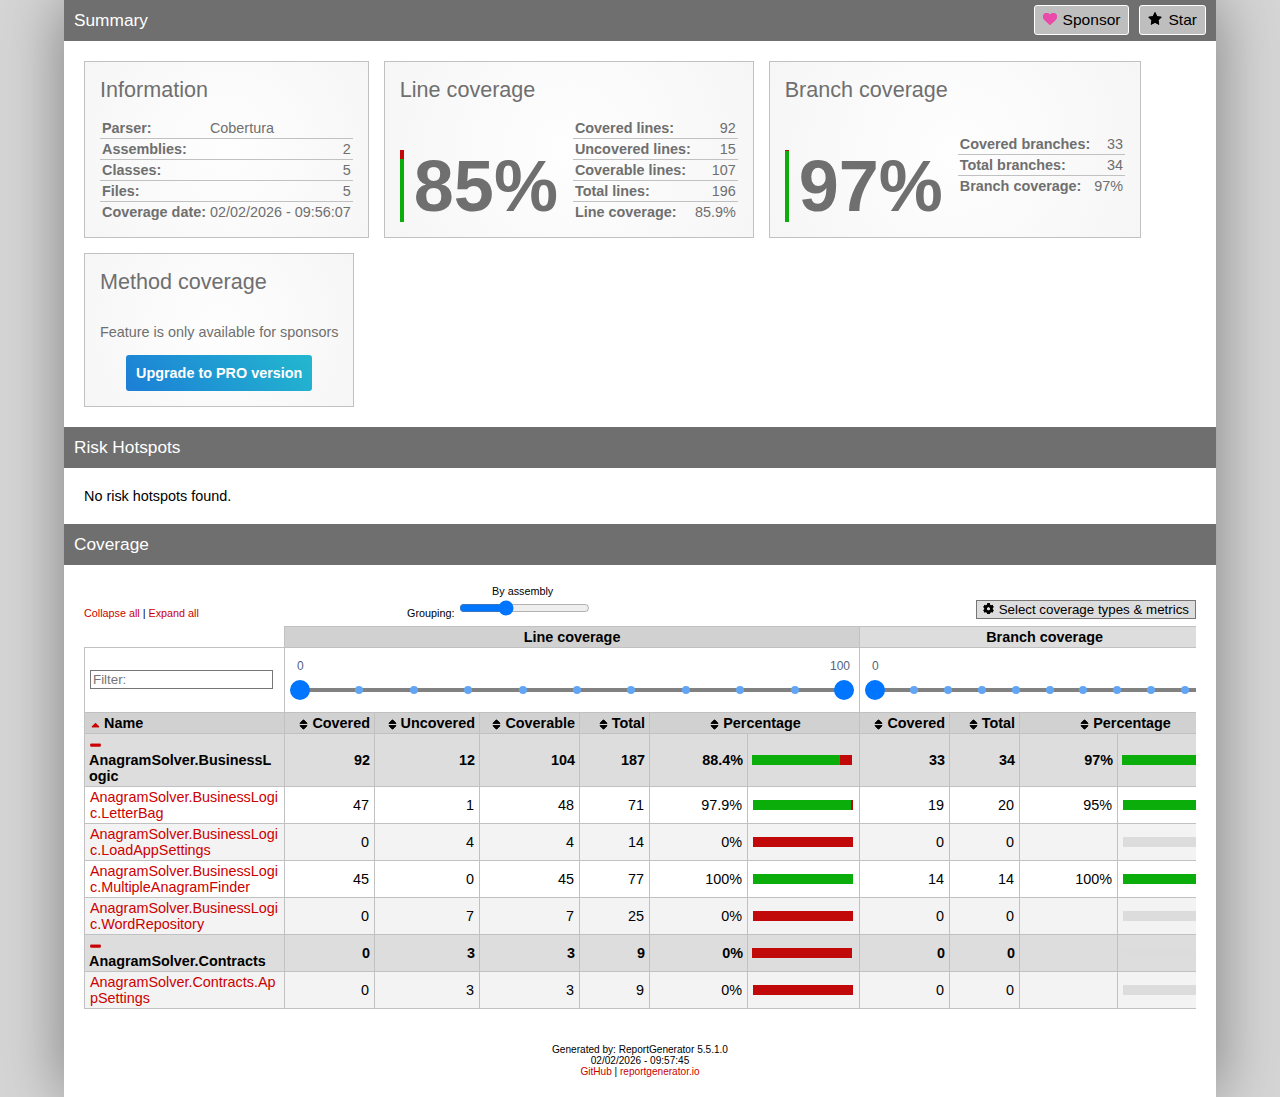
<file: coverage-report/index.htm>
<!DOCTYPE html>
<html>
<head>
<meta charset="utf-8" />
<meta name="viewport" content="width=device-width, initial-scale=1.0" />
<meta http-equiv="X-UA-Compatible" content="IE=EDGE,chrome=1" />
<link href="[data-uri]" rel="icon" type="image/x-icon" />
<title>Summary - Coverage Report</title>
<link rel="stylesheet" type="text/css" href="report.css" />
</head><body><div class="container"><div class="containerleft">
<h1>Summary<a class="button" href="https://github.com/danielpalme/ReportGenerator" title="Star on GitHub"><i class="icon-star"></i>Star</a><a class="button" href="https://github.com/sponsors/danielpalme" title="Become a sponsor"><i class="icon-sponsor"></i>Sponsor</a></h1>
<div class="card-group">
<div class="card">
<div class="card-header">Information</div>
<div class="card-body">
<div class="table">
<table>
<tr>
<th>Parser:</th>
<td class="limit-width " title="Cobertura">Cobertura</td>
</tr>
<tr>
<th>Assemblies:</th>
<td class="limit-width right" title="2">2</td>
</tr>
<tr>
<th>Classes:</th>
<td class="limit-width right" title="5">5</td>
</tr>
<tr>
<th>Files:</th>
<td class="limit-width right" title="5">5</td>
</tr>
<tr>
<th>Coverage date:</th>
<td class="limit-width " title="02/02/2026 - 09:56:07">02/02/2026 - 09:56:07</td>
</tr>
</table>
</div>
</div>
</div>
<div class="card">
<div class="card-header">Line coverage</div>
<div class="card-body">
<div class="large cardpercentagebar cardpercentagebar14">85%</div>
<div class="table">
<table>
<tr>
<th>Covered lines:</th>
<td class="limit-width right" title="92">92</td>
</tr>
<tr>
<th>Uncovered lines:</th>
<td class="limit-width right" title="15">15</td>
</tr>
<tr>
<th>Coverable lines:</th>
<td class="limit-width right" title="107">107</td>
</tr>
<tr>
<th>Total lines:</th>
<td class="limit-width right" title="196">196</td>
</tr>
<tr>
<th>Line coverage:</th>
<td class="limit-width right" title="92 of 107">85.9%</td>
</tr>
</table>
</div>
</div>
</div>
<div class="card">
<div class="card-header">Branch coverage</div>
<div class="card-body">
<div class="large cardpercentagebar cardpercentagebar3">97%</div>
<div class="table">
<table>
<tr>
<th>Covered branches:</th>
<td class="limit-width right" title="33">33</td>
</tr>
<tr>
<th>Total branches:</th>
<td class="limit-width right" title="34">34</td>
</tr>
<tr>
<th>Branch coverage:</th>
<td class="limit-width right" title="33 of 34">97%</td>
</tr>
</table>
</div>
</div>
</div>
<div class="card">
<div class="card-header">Method coverage</div>
<div class="card-body">
<div class="center">
<p>Feature is only available for sponsors</p>
<a class="pro-button" href="https://reportgenerator.io/pro" target="_blank">Upgrade to PRO version</a>
</div>
</div>
</div>
</div>
<h1>Risk Hotspots</h1>
<risk-hotspots>
</risk-hotspots>
<p>No risk hotspots found.</p>
<h1>Coverage</h1>
<coverage-info>
<div class="table-responsive">
<table class="overview table-fixed stripped">
<colgroup>
<col class="column-min-200" />
<col class="column90" />
<col class="column105" />
<col class="column100" />
<col class="column70" />
<col class="column98" />
<col class="column112" />
<col class="column90" />
<col class="column70" />
<col class="column98" />
<col class="column112" />
</colgroup>
<thead>
<tr class="header"><th></th><th colspan="6" class="center">Line coverage</th><th colspan="4" class="center">Branch coverage</th></tr>
<tr><th>Name</th><th class="right">Covered</th><th class="right">Uncovered</th><th class="right">Coverable</th><th class="right">Total</th><th class="center" colspan="2">Percentage</th><th class="right">Covered</th><th class="right">Total</th><th class="center" colspan="2">Percentage</th></tr></thead>
<tbody>
<tr><th>AnagramSolver.BusinessLogic</th><th class="right">92</th><th class="right">12</th><th class="right">104</th><th class="right">187</th><th title="92/104" class="right">88.4%</th><th><table class="coverage"><tr><td class="green covered88">&nbsp;</td><td class="red covered12">&nbsp;</td></tr></table></th><th class="right">33</th><th class="right">34</th><th class="right" title="33/34">97%</th><th><table class="coverage"><tr><td class="green covered97">&nbsp;</td><td class="red covered3">&nbsp;</td></tr></table></th></tr>
<tr><td><a href="AnagramSolver.BusinessLogic_LetterBag.html">AnagramSolver.BusinessLogic.LetterBag</a></td><td class="right">47</td><td class="right">1</td><td class="right">48</td><td class="right">71</td><td title="47/48" class="right">97.9%</td><td><table class="coverage"><tr><td class="green covered98">&nbsp;</td><td class="red covered2">&nbsp;</td></tr></table></td><td class="right">19</td><td class="right">20</td><td class="right" title="19/20">95%</td><td><table class="coverage"><tr><td class="green covered95">&nbsp;</td><td class="red covered5">&nbsp;</td></tr></table></td></tr>
<tr><td><a href="AnagramSolver.BusinessLogic_LoadAppSettings.html">AnagramSolver.BusinessLogic.LoadAppSettings</a></td><td class="right">0</td><td class="right">4</td><td class="right">4</td><td class="right">14</td><td title="0/4" class="right">0%</td><td><table class="coverage"><tr><td class="red covered100">&nbsp;</td></tr></table></td><td class="right">0</td><td class="right">0</td><td class="right" title="-"></td><td><table class="coverage"><tr><td class="gray covered100">&nbsp;</td></tr></table></td></tr>
<tr><td><a href="AnagramSolver.BusinessLogic_MultipleAnagramFinder.html">AnagramSolver.BusinessLogic.MultipleAnagramFinder</a></td><td class="right">45</td><td class="right">0</td><td class="right">45</td><td class="right">77</td><td title="45/45" class="right">100%</td><td><table class="coverage"><tr><td class="green covered100">&nbsp;</td></tr></table></td><td class="right">14</td><td class="right">14</td><td class="right" title="14/14">100%</td><td><table class="coverage"><tr><td class="green covered100">&nbsp;</td></tr></table></td></tr>
<tr><td><a href="AnagramSolver.BusinessLogic_WordRepository.html">AnagramSolver.BusinessLogic.WordRepository</a></td><td class="right">0</td><td class="right">7</td><td class="right">7</td><td class="right">25</td><td title="0/7" class="right">0%</td><td><table class="coverage"><tr><td class="red covered100">&nbsp;</td></tr></table></td><td class="right">0</td><td class="right">0</td><td class="right" title="-"></td><td><table class="coverage"><tr><td class="gray covered100">&nbsp;</td></tr></table></td></tr>
<tr><th>AnagramSolver.Contracts</th><th class="right">0</th><th class="right">3</th><th class="right">3</th><th class="right">9</th><th title="0/3" class="right">0%</th><th><table class="coverage"><tr><td class="red covered100">&nbsp;</td></tr></table></th><th class="right">0</th><th class="right">0</th><th class="right" title="-"></th><th><table class="coverage"><tr><td class="gray covered100">&nbsp;</td></tr></table></th></tr>
<tr><td><a href="AnagramSolver.Contracts_AppSettings.html">AnagramSolver.Contracts.AppSettings</a></td><td class="right">0</td><td class="right">3</td><td class="right">3</td><td class="right">9</td><td title="0/3" class="right">0%</td><td><table class="coverage"><tr><td class="red covered100">&nbsp;</td></tr></table></td><td class="right">0</td><td class="right">0</td><td class="right" title="-"></td><td><table class="coverage"><tr><td class="gray covered100">&nbsp;</td></tr></table></td></tr>
</tbody>
</table>
</div>
</coverage-info>
<div class="footer">Generated by: ReportGenerator 5.5.1.0<br />02/02/2026 - 09:57:45<br /><a href="https://github.com/danielpalme/ReportGenerator">GitHub</a> | <a href="https://reportgenerator.io">reportgenerator.io</a></div></div></div>
<script type="text/javascript">
/* <![CDATA[ */
(function() {
    var url = window.location.href;
    var startOfQueryString = url.indexOf('?');
    var queryString = startOfQueryString > -1 ? url.substr(startOfQueryString) : '';

    if (startOfQueryString > -1) {
        var i = 0, href= null;
        var css = document.getElementsByTagName('link');

        for (i = 0; i < css.length; i++) {
            if (css[i].getAttribute('rel') !== 'stylesheet') {
            continue;
            }

            href = css[i].getAttribute('href');

            if (href) {
            css[i].setAttribute('href', href + queryString);
            }
        }

        var links = document.getElementsByTagName('a');

        for (i = 0; i < links.length; i++) {
            href = links[i].getAttribute('href');

            if (href
                && !href.startsWith('http://')
                && !href.startsWith('https://')
                && !href.startsWith('#')
                && href.indexOf('?') === -1) {
            links[i].setAttribute('href', href + queryString);
            }
        }
    }

    var newScript = document.createElement('script');
    newScript.src = 'main.js' + queryString;
    document.getElementsByTagName('body')[0].appendChild(newScript);
})();
/* ]]> */ 
</script></body></html>
</file>
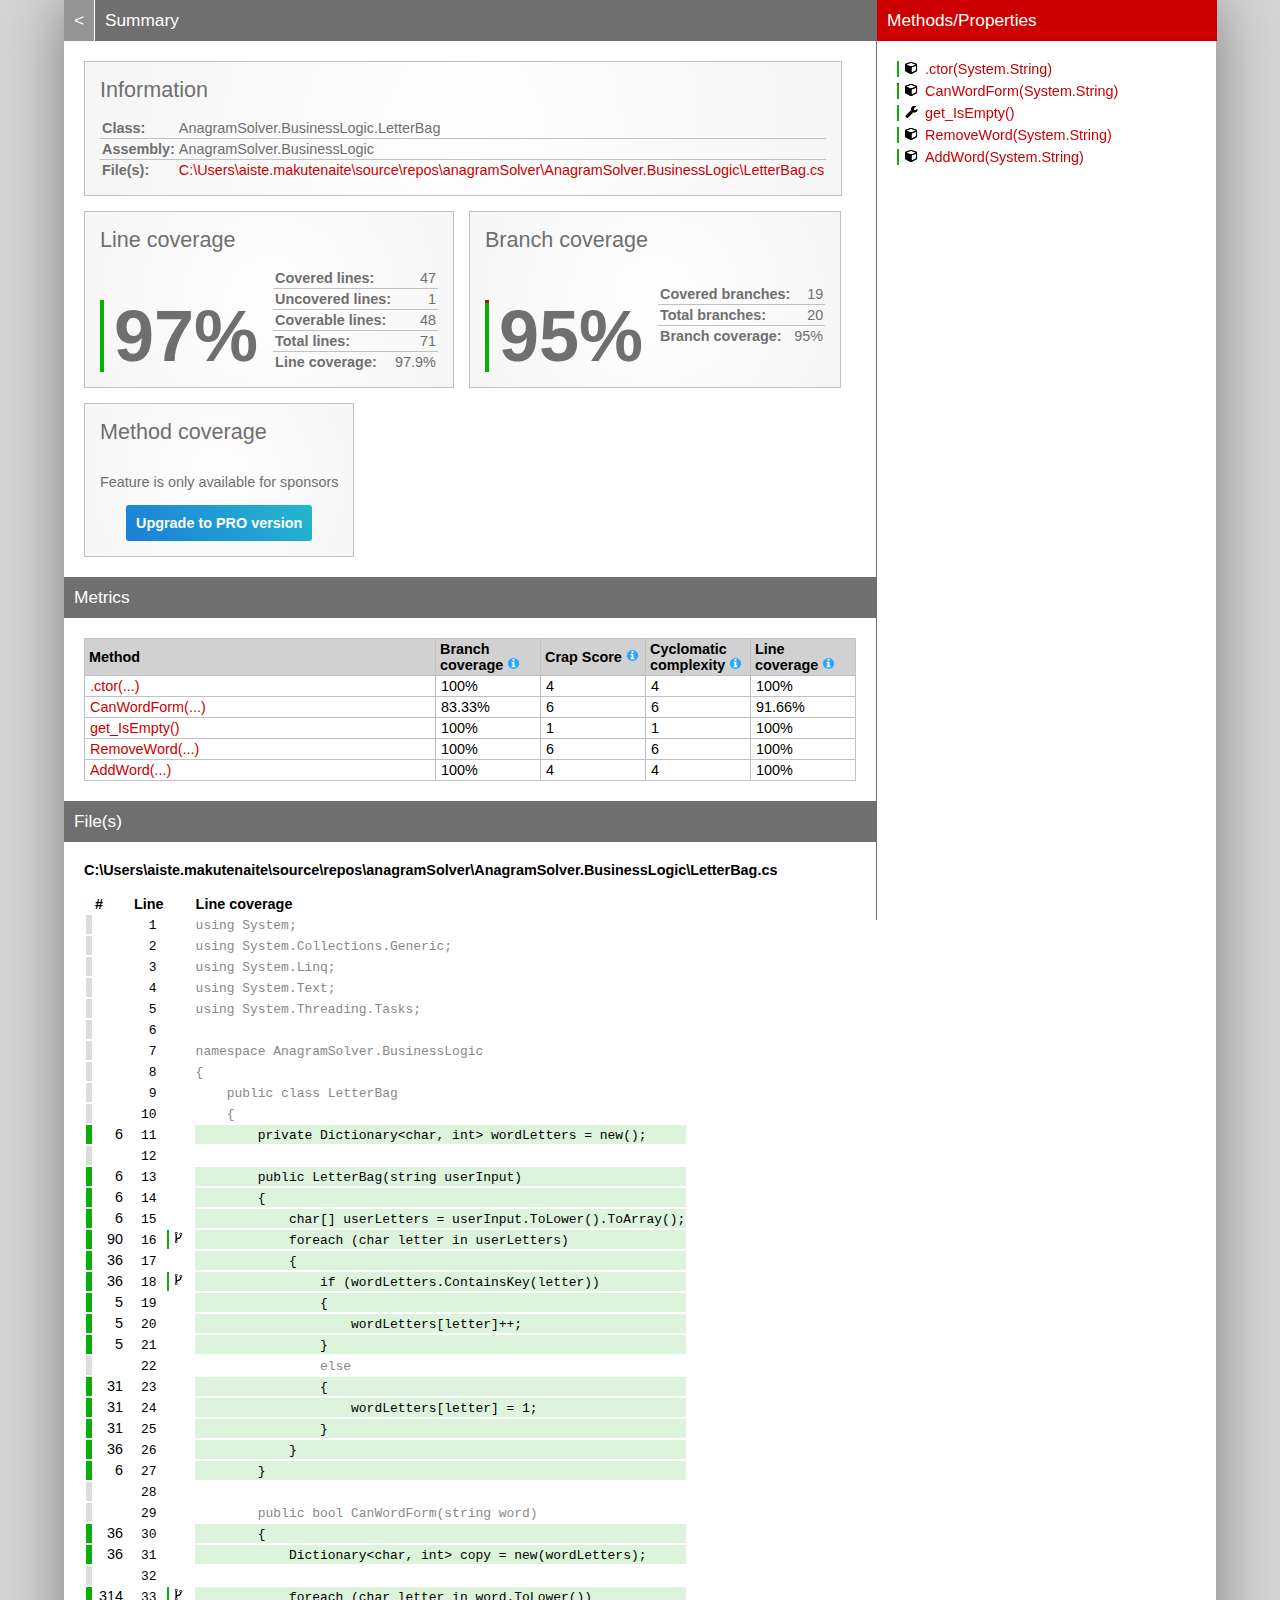
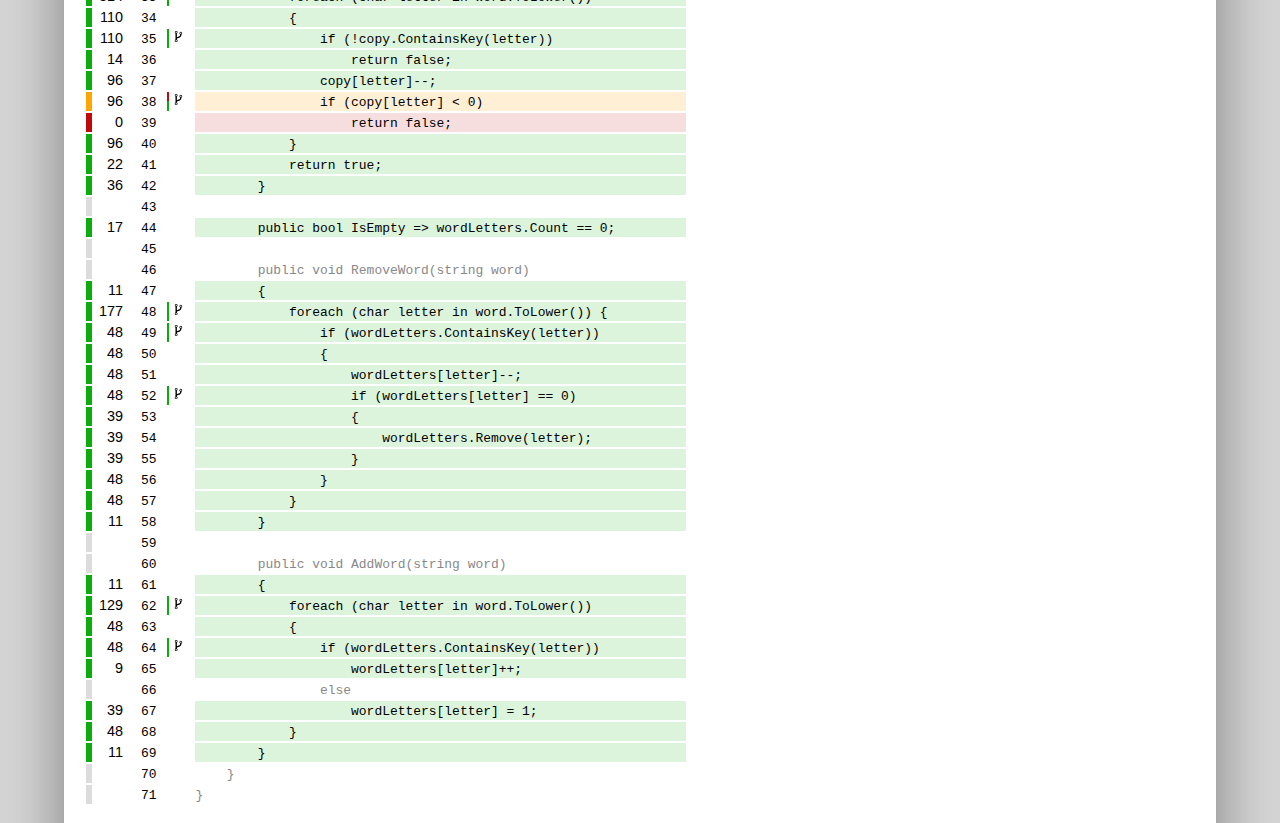
<file: coverage-report/AnagramSolver.BusinessLogic_LetterBag.html>
<!DOCTYPE html>
<html>
<head>
<meta charset="utf-8" />
<meta name="viewport" content="width=device-width, initial-scale=1.0" />
<meta http-equiv="X-UA-Compatible" content="IE=EDGE,chrome=1" />
<link href="[data-uri]" rel="icon" type="image/x-icon" />
<title>AnagramSolver.BusinessLogic.LetterBag - Coverage Report</title>
<link rel="stylesheet" type="text/css" href="report.css" />
</head><body><div class="container"><div class="containerleft">
<h1><a href="index.html" class="back">&lt;</a> Summary</h1>
<div class="card-group">
<div class="card">
<div class="card-header">Information</div>
<div class="card-body">
<div class="table">
<table>
<tr>
<th>Class:</th>
<td class="limit-width " title="AnagramSolver.BusinessLogic.LetterBag">AnagramSolver.BusinessLogic.LetterBag</td>
</tr>
<tr>
<th>Assembly:</th>
<td class="limit-width " title="AnagramSolver.BusinessLogic">AnagramSolver.BusinessLogic</td>
</tr>
<tr>
<th>File(s):</th>
<td class="overflow-wrap"><a href="#CUsersaistemakutenaitesourcereposanagramSolverAnagramSolverBusinessLogicLetterBagcs" class="navigatetohash">C:\Users\aiste.makutenaite\source\repos\anagramSolver\AnagramSolver.BusinessLogic\LetterBag.cs</a></td>
</tr>
</table>
</div>
</div>
</div>
</div>
<div class="card-group">
<div class="card">
<div class="card-header">Line coverage</div>
<div class="card-body">
<div class="large cardpercentagebar cardpercentagebar2">97%</div>
<div class="table">
<table>
<tr>
<th>Covered lines:</th>
<td class="limit-width right" title="47">47</td>
</tr>
<tr>
<th>Uncovered lines:</th>
<td class="limit-width right" title="1">1</td>
</tr>
<tr>
<th>Coverable lines:</th>
<td class="limit-width right" title="48">48</td>
</tr>
<tr>
<th>Total lines:</th>
<td class="limit-width right" title="71">71</td>
</tr>
<tr>
<th>Line coverage:</th>
<td class="limit-width right" title="47 of 48">97.9%</td>
</tr>
</table>
</div>
</div>
</div>
<div class="card">
<div class="card-header">Branch coverage</div>
<div class="card-body">
<div class="large cardpercentagebar cardpercentagebar5">95%</div>
<div class="table">
<table>
<tr>
<th>Covered branches:</th>
<td class="limit-width right" title="19">19</td>
</tr>
<tr>
<th>Total branches:</th>
<td class="limit-width right" title="20">20</td>
</tr>
<tr>
<th>Branch coverage:</th>
<td class="limit-width right" title="19 of 20">95%</td>
</tr>
</table>
</div>
</div>
</div>
<div class="card">
<div class="card-header">Method coverage</div>
<div class="card-body">
<div class="center">
<p>Feature is only available for sponsors</p>
<a class="pro-button" href="https://reportgenerator.io/pro" target="_blank">Upgrade to PRO version</a>
</div>
</div>
</div>
</div>
<h1>Metrics</h1>
<div class="table-responsive">
<table class="overview table-fixed">
<colgroup>
<col class="column-min-200" />
<col class="column105" />
<col class="column105" />
<col class="column105" />
<col class="column105" />
</colgroup>
<thead><tr><th>Method</th><th>Branch coverage <a href="https://en.wikipedia.org/wiki/Code_coverage" target="_blank"><i class="icon-info-circled"></i></a></th><th>Crap Score <a href="https://googletesting.blogspot.de/2011/02/this-code-is-crap.html" target="_blank"><i class="icon-info-circled"></i></a></th><th>Cyclomatic complexity <a href="https://en.wikipedia.org/wiki/Cyclomatic_complexity" target="_blank"><i class="icon-info-circled"></i></a></th><th>Line coverage <a href="https://en.wikipedia.org/wiki/Code_coverage" target="_blank"><i class="icon-info-circled"></i></a></th></tr></thead>
<tbody>
<tr><td title=".ctor(System.String)"><a href="#file0_line11" class="navigatetohash">.ctor(...)</a></td><td>100%</td><td>4</td><td>4</td><td>100%</td></tr>
<tr><td title="CanWordForm(System.String)"><a href="#file0_line30" class="navigatetohash">CanWordForm(...)</a></td><td>83.33%</td><td>6</td><td>6</td><td>91.66%</td></tr>
<tr><td title="get_IsEmpty()"><a href="#file0_line44" class="navigatetohash">get_IsEmpty()</a></td><td>100%</td><td>1</td><td>1</td><td>100%</td></tr>
<tr><td title="RemoveWord(System.String)"><a href="#file0_line47" class="navigatetohash">RemoveWord(...)</a></td><td>100%</td><td>6</td><td>6</td><td>100%</td></tr>
<tr><td title="AddWord(System.String)"><a href="#file0_line61" class="navigatetohash">AddWord(...)</a></td><td>100%</td><td>4</td><td>4</td><td>100%</td></tr>
</tbody>
</table>
</div>
<h1>File(s)</h1>
<h2 id="CUsersaistemakutenaitesourcereposanagramSolverAnagramSolverBusinessLogicLetterBagcs">C:\Users\aiste.makutenaite\source\repos\anagramSolver\AnagramSolver.BusinessLogic\LetterBag.cs</h2>
<div class="table-responsive">
<table class="lineAnalysis">
<thead><tr><th></th><th>#</th><th>Line</th><th></th><th>Line coverage</th></tr></thead>
<tbody>
<tr class="" title="Not coverable" data-coverage="{'AllTestMethods': {'VC': '', 'LVS': 'gray'}}"><td class="gray">&nbsp;</td><td class="leftmargin rightmargin right"></td><td class="rightmargin right"><a id="file0_line1"></a><code>1</code></td><td></td><td class="lightgray"><code>using&nbsp;System;</code></td></tr>
<tr class="" title="Not coverable" data-coverage="{'AllTestMethods': {'VC': '', 'LVS': 'gray'}}"><td class="gray">&nbsp;</td><td class="leftmargin rightmargin right"></td><td class="rightmargin right"><a id="file0_line2"></a><code>2</code></td><td></td><td class="lightgray"><code>using&nbsp;System.Collections.Generic;</code></td></tr>
<tr class="" title="Not coverable" data-coverage="{'AllTestMethods': {'VC': '', 'LVS': 'gray'}}"><td class="gray">&nbsp;</td><td class="leftmargin rightmargin right"></td><td class="rightmargin right"><a id="file0_line3"></a><code>3</code></td><td></td><td class="lightgray"><code>using&nbsp;System.Linq;</code></td></tr>
<tr class="" title="Not coverable" data-coverage="{'AllTestMethods': {'VC': '', 'LVS': 'gray'}}"><td class="gray">&nbsp;</td><td class="leftmargin rightmargin right"></td><td class="rightmargin right"><a id="file0_line4"></a><code>4</code></td><td></td><td class="lightgray"><code>using&nbsp;System.Text;</code></td></tr>
<tr class="" title="Not coverable" data-coverage="{'AllTestMethods': {'VC': '', 'LVS': 'gray'}}"><td class="gray">&nbsp;</td><td class="leftmargin rightmargin right"></td><td class="rightmargin right"><a id="file0_line5"></a><code>5</code></td><td></td><td class="lightgray"><code>using&nbsp;System.Threading.Tasks;</code></td></tr>
<tr class="" title="Not coverable" data-coverage="{'AllTestMethods': {'VC': '', 'LVS': 'gray'}}"><td class="gray">&nbsp;</td><td class="leftmargin rightmargin right"></td><td class="rightmargin right"><a id="file0_line6"></a><code>6</code></td><td></td><td class="lightgray"><code></code></td></tr>
<tr class="" title="Not coverable" data-coverage="{'AllTestMethods': {'VC': '', 'LVS': 'gray'}}"><td class="gray">&nbsp;</td><td class="leftmargin rightmargin right"></td><td class="rightmargin right"><a id="file0_line7"></a><code>7</code></td><td></td><td class="lightgray"><code>namespace&nbsp;AnagramSolver.BusinessLogic</code></td></tr>
<tr class="" title="Not coverable" data-coverage="{'AllTestMethods': {'VC': '', 'LVS': 'gray'}}"><td class="gray">&nbsp;</td><td class="leftmargin rightmargin right"></td><td class="rightmargin right"><a id="file0_line8"></a><code>8</code></td><td></td><td class="lightgray"><code>{</code></td></tr>
<tr class="" title="Not coverable" data-coverage="{'AllTestMethods': {'VC': '', 'LVS': 'gray'}}"><td class="gray">&nbsp;</td><td class="leftmargin rightmargin right"></td><td class="rightmargin right"><a id="file0_line9"></a><code>9</code></td><td></td><td class="lightgray"><code>&nbsp;&nbsp;&nbsp;&nbsp;public&nbsp;class&nbsp;LetterBag</code></td></tr>
<tr class="" title="Not coverable" data-coverage="{'AllTestMethods': {'VC': '', 'LVS': 'gray'}}"><td class="gray">&nbsp;</td><td class="leftmargin rightmargin right"></td><td class="rightmargin right"><a id="file0_line10"></a><code>10</code></td><td></td><td class="lightgray"><code>&nbsp;&nbsp;&nbsp;&nbsp;{</code></td></tr>
<tr class="coverableline" title="Covered (6 visits)" data-coverage="{'AllTestMethods': {'VC': '6', 'LVS': 'green'}}"><td class="green">&nbsp;</td><td class="leftmargin rightmargin right">6</td><td class="rightmargin right"><a id="file0_line11"></a><code>11</code></td><td></td><td class="lightgreen"><code>&nbsp;&nbsp;&nbsp;&nbsp;&nbsp;&nbsp;&nbsp;&nbsp;private&nbsp;Dictionary&lt;char,&nbsp;int&gt;&nbsp;wordLetters&nbsp;=&nbsp;new();</code></td></tr>
<tr class="" title="Not coverable" data-coverage="{'AllTestMethods': {'VC': '', 'LVS': 'gray'}}"><td class="gray">&nbsp;</td><td class="leftmargin rightmargin right"></td><td class="rightmargin right"><a id="file0_line12"></a><code>12</code></td><td></td><td class="lightgray"><code></code></td></tr>
<tr class="coverableline" title="Covered (6 visits)" data-coverage="{'AllTestMethods': {'VC': '6', 'LVS': 'green'}}"><td class="green">&nbsp;</td><td class="leftmargin rightmargin right">6</td><td class="rightmargin right"><a id="file0_line13"></a><code>13</code></td><td></td><td class="lightgreen"><code>&nbsp;&nbsp;&nbsp;&nbsp;&nbsp;&nbsp;&nbsp;&nbsp;public&nbsp;LetterBag(string&nbsp;userInput)</code></td></tr>
<tr class="coverableline" title="Covered (6 visits)" data-coverage="{'AllTestMethods': {'VC': '6', 'LVS': 'green'}}"><td class="green">&nbsp;</td><td class="leftmargin rightmargin right">6</td><td class="rightmargin right"><a id="file0_line14"></a><code>14</code></td><td></td><td class="lightgreen"><code>&nbsp;&nbsp;&nbsp;&nbsp;&nbsp;&nbsp;&nbsp;&nbsp;{</code></td></tr>
<tr class="coverableline" title="Covered (6 visits)" data-coverage="{'AllTestMethods': {'VC': '6', 'LVS': 'green'}}"><td class="green">&nbsp;</td><td class="leftmargin rightmargin right">6</td><td class="rightmargin right"><a id="file0_line15"></a><code>15</code></td><td></td><td class="lightgreen"><code>&nbsp;&nbsp;&nbsp;&nbsp;&nbsp;&nbsp;&nbsp;&nbsp;&nbsp;&nbsp;&nbsp;&nbsp;char[]&nbsp;userLetters&nbsp;=&nbsp;userInput.ToLower().ToArray();</code></td></tr>
<tr class="coverableline" title="Covered (90 visits, 2 of 2 branches are covered)" data-coverage="{'AllTestMethods': {'VC': '90', 'LVS': 'green'}}"><td class="green">&nbsp;</td><td class="leftmargin rightmargin right">90</td><td class="rightmargin right"><a id="file0_line16"></a><code>16</code></td><td class="percentagebar percentagebar100"><i class="icon-fork"></i></td><td class="lightgreen"><code>&nbsp;&nbsp;&nbsp;&nbsp;&nbsp;&nbsp;&nbsp;&nbsp;&nbsp;&nbsp;&nbsp;&nbsp;foreach&nbsp;(char&nbsp;letter&nbsp;in&nbsp;userLetters)</code></td></tr>
<tr class="coverableline" title="Covered (36 visits)" data-coverage="{'AllTestMethods': {'VC': '36', 'LVS': 'green'}}"><td class="green">&nbsp;</td><td class="leftmargin rightmargin right">36</td><td class="rightmargin right"><a id="file0_line17"></a><code>17</code></td><td></td><td class="lightgreen"><code>&nbsp;&nbsp;&nbsp;&nbsp;&nbsp;&nbsp;&nbsp;&nbsp;&nbsp;&nbsp;&nbsp;&nbsp;{</code></td></tr>
<tr class="coverableline" title="Covered (36 visits, 2 of 2 branches are covered)" data-coverage="{'AllTestMethods': {'VC': '36', 'LVS': 'green'}}"><td class="green">&nbsp;</td><td class="leftmargin rightmargin right">36</td><td class="rightmargin right"><a id="file0_line18"></a><code>18</code></td><td class="percentagebar percentagebar100"><i class="icon-fork"></i></td><td class="lightgreen"><code>&nbsp;&nbsp;&nbsp;&nbsp;&nbsp;&nbsp;&nbsp;&nbsp;&nbsp;&nbsp;&nbsp;&nbsp;&nbsp;&nbsp;&nbsp;&nbsp;if&nbsp;(wordLetters.ContainsKey(letter))</code></td></tr>
<tr class="coverableline" title="Covered (5 visits)" data-coverage="{'AllTestMethods': {'VC': '5', 'LVS': 'green'}}"><td class="green">&nbsp;</td><td class="leftmargin rightmargin right">5</td><td class="rightmargin right"><a id="file0_line19"></a><code>19</code></td><td></td><td class="lightgreen"><code>&nbsp;&nbsp;&nbsp;&nbsp;&nbsp;&nbsp;&nbsp;&nbsp;&nbsp;&nbsp;&nbsp;&nbsp;&nbsp;&nbsp;&nbsp;&nbsp;{</code></td></tr>
<tr class="coverableline" title="Covered (5 visits)" data-coverage="{'AllTestMethods': {'VC': '5', 'LVS': 'green'}}"><td class="green">&nbsp;</td><td class="leftmargin rightmargin right">5</td><td class="rightmargin right"><a id="file0_line20"></a><code>20</code></td><td></td><td class="lightgreen"><code>&nbsp;&nbsp;&nbsp;&nbsp;&nbsp;&nbsp;&nbsp;&nbsp;&nbsp;&nbsp;&nbsp;&nbsp;&nbsp;&nbsp;&nbsp;&nbsp;&nbsp;&nbsp;&nbsp;&nbsp;wordLetters[letter]++;</code></td></tr>
<tr class="coverableline" title="Covered (5 visits)" data-coverage="{'AllTestMethods': {'VC': '5', 'LVS': 'green'}}"><td class="green">&nbsp;</td><td class="leftmargin rightmargin right">5</td><td class="rightmargin right"><a id="file0_line21"></a><code>21</code></td><td></td><td class="lightgreen"><code>&nbsp;&nbsp;&nbsp;&nbsp;&nbsp;&nbsp;&nbsp;&nbsp;&nbsp;&nbsp;&nbsp;&nbsp;&nbsp;&nbsp;&nbsp;&nbsp;}</code></td></tr>
<tr class="" title="Not coverable" data-coverage="{'AllTestMethods': {'VC': '', 'LVS': 'gray'}}"><td class="gray">&nbsp;</td><td class="leftmargin rightmargin right"></td><td class="rightmargin right"><a id="file0_line22"></a><code>22</code></td><td></td><td class="lightgray"><code>&nbsp;&nbsp;&nbsp;&nbsp;&nbsp;&nbsp;&nbsp;&nbsp;&nbsp;&nbsp;&nbsp;&nbsp;&nbsp;&nbsp;&nbsp;&nbsp;else</code></td></tr>
<tr class="coverableline" title="Covered (31 visits)" data-coverage="{'AllTestMethods': {'VC': '31', 'LVS': 'green'}}"><td class="green">&nbsp;</td><td class="leftmargin rightmargin right">31</td><td class="rightmargin right"><a id="file0_line23"></a><code>23</code></td><td></td><td class="lightgreen"><code>&nbsp;&nbsp;&nbsp;&nbsp;&nbsp;&nbsp;&nbsp;&nbsp;&nbsp;&nbsp;&nbsp;&nbsp;&nbsp;&nbsp;&nbsp;&nbsp;{</code></td></tr>
<tr class="coverableline" title="Covered (31 visits)" data-coverage="{'AllTestMethods': {'VC': '31', 'LVS': 'green'}}"><td class="green">&nbsp;</td><td class="leftmargin rightmargin right">31</td><td class="rightmargin right"><a id="file0_line24"></a><code>24</code></td><td></td><td class="lightgreen"><code>&nbsp;&nbsp;&nbsp;&nbsp;&nbsp;&nbsp;&nbsp;&nbsp;&nbsp;&nbsp;&nbsp;&nbsp;&nbsp;&nbsp;&nbsp;&nbsp;&nbsp;&nbsp;&nbsp;&nbsp;wordLetters[letter]&nbsp;=&nbsp;1;</code></td></tr>
<tr class="coverableline" title="Covered (31 visits)" data-coverage="{'AllTestMethods': {'VC': '31', 'LVS': 'green'}}"><td class="green">&nbsp;</td><td class="leftmargin rightmargin right">31</td><td class="rightmargin right"><a id="file0_line25"></a><code>25</code></td><td></td><td class="lightgreen"><code>&nbsp;&nbsp;&nbsp;&nbsp;&nbsp;&nbsp;&nbsp;&nbsp;&nbsp;&nbsp;&nbsp;&nbsp;&nbsp;&nbsp;&nbsp;&nbsp;}</code></td></tr>
<tr class="coverableline" title="Covered (36 visits)" data-coverage="{'AllTestMethods': {'VC': '36', 'LVS': 'green'}}"><td class="green">&nbsp;</td><td class="leftmargin rightmargin right">36</td><td class="rightmargin right"><a id="file0_line26"></a><code>26</code></td><td></td><td class="lightgreen"><code>&nbsp;&nbsp;&nbsp;&nbsp;&nbsp;&nbsp;&nbsp;&nbsp;&nbsp;&nbsp;&nbsp;&nbsp;}</code></td></tr>
<tr class="coverableline" title="Covered (6 visits)" data-coverage="{'AllTestMethods': {'VC': '6', 'LVS': 'green'}}"><td class="green">&nbsp;</td><td class="leftmargin rightmargin right">6</td><td class="rightmargin right"><a id="file0_line27"></a><code>27</code></td><td></td><td class="lightgreen"><code>&nbsp;&nbsp;&nbsp;&nbsp;&nbsp;&nbsp;&nbsp;&nbsp;}</code></td></tr>
<tr class="" title="Not coverable" data-coverage="{'AllTestMethods': {'VC': '', 'LVS': 'gray'}}"><td class="gray">&nbsp;</td><td class="leftmargin rightmargin right"></td><td class="rightmargin right"><a id="file0_line28"></a><code>28</code></td><td></td><td class="lightgray"><code></code></td></tr>
<tr class="" title="Not coverable" data-coverage="{'AllTestMethods': {'VC': '', 'LVS': 'gray'}}"><td class="gray">&nbsp;</td><td class="leftmargin rightmargin right"></td><td class="rightmargin right"><a id="file0_line29"></a><code>29</code></td><td></td><td class="lightgray"><code>&nbsp;&nbsp;&nbsp;&nbsp;&nbsp;&nbsp;&nbsp;&nbsp;public&nbsp;bool&nbsp;CanWordForm(string&nbsp;word)</code></td></tr>
<tr class="coverableline" title="Covered (36 visits)" data-coverage="{'AllTestMethods': {'VC': '36', 'LVS': 'green'}}"><td class="green">&nbsp;</td><td class="leftmargin rightmargin right">36</td><td class="rightmargin right"><a id="file0_line30"></a><code>30</code></td><td></td><td class="lightgreen"><code>&nbsp;&nbsp;&nbsp;&nbsp;&nbsp;&nbsp;&nbsp;&nbsp;{</code></td></tr>
<tr class="coverableline" title="Covered (36 visits)" data-coverage="{'AllTestMethods': {'VC': '36', 'LVS': 'green'}}"><td class="green">&nbsp;</td><td class="leftmargin rightmargin right">36</td><td class="rightmargin right"><a id="file0_line31"></a><code>31</code></td><td></td><td class="lightgreen"><code>&nbsp;&nbsp;&nbsp;&nbsp;&nbsp;&nbsp;&nbsp;&nbsp;&nbsp;&nbsp;&nbsp;&nbsp;Dictionary&lt;char,&nbsp;int&gt;&nbsp;copy&nbsp;=&nbsp;new(wordLetters);</code></td></tr>
<tr class="" title="Not coverable" data-coverage="{'AllTestMethods': {'VC': '', 'LVS': 'gray'}}"><td class="gray">&nbsp;</td><td class="leftmargin rightmargin right"></td><td class="rightmargin right"><a id="file0_line32"></a><code>32</code></td><td></td><td class="lightgray"><code></code></td></tr>
<tr class="coverableline" title="Covered (314 visits, 2 of 2 branches are covered)" data-coverage="{'AllTestMethods': {'VC': '314', 'LVS': 'green'}}"><td class="green">&nbsp;</td><td class="leftmargin rightmargin right">314</td><td class="rightmargin right"><a id="file0_line33"></a><code>33</code></td><td class="percentagebar percentagebar100"><i class="icon-fork"></i></td><td class="lightgreen"><code>&nbsp;&nbsp;&nbsp;&nbsp;&nbsp;&nbsp;&nbsp;&nbsp;&nbsp;&nbsp;&nbsp;&nbsp;foreach&nbsp;(char&nbsp;letter&nbsp;in&nbsp;word.ToLower())</code></td></tr>
<tr class="coverableline" title="Covered (110 visits)" data-coverage="{'AllTestMethods': {'VC': '110', 'LVS': 'green'}}"><td class="green">&nbsp;</td><td class="leftmargin rightmargin right">110</td><td class="rightmargin right"><a id="file0_line34"></a><code>34</code></td><td></td><td class="lightgreen"><code>&nbsp;&nbsp;&nbsp;&nbsp;&nbsp;&nbsp;&nbsp;&nbsp;&nbsp;&nbsp;&nbsp;&nbsp;{</code></td></tr>
<tr class="coverableline" title="Covered (110 visits, 2 of 2 branches are covered)" data-coverage="{'AllTestMethods': {'VC': '110', 'LVS': 'green'}}"><td class="green">&nbsp;</td><td class="leftmargin rightmargin right">110</td><td class="rightmargin right"><a id="file0_line35"></a><code>35</code></td><td class="percentagebar percentagebar100"><i class="icon-fork"></i></td><td class="lightgreen"><code>&nbsp;&nbsp;&nbsp;&nbsp;&nbsp;&nbsp;&nbsp;&nbsp;&nbsp;&nbsp;&nbsp;&nbsp;&nbsp;&nbsp;&nbsp;&nbsp;if&nbsp;(!copy.ContainsKey(letter))</code></td></tr>
<tr class="coverableline" title="Covered (14 visits)" data-coverage="{'AllTestMethods': {'VC': '14', 'LVS': 'green'}}"><td class="green">&nbsp;</td><td class="leftmargin rightmargin right">14</td><td class="rightmargin right"><a id="file0_line36"></a><code>36</code></td><td></td><td class="lightgreen"><code>&nbsp;&nbsp;&nbsp;&nbsp;&nbsp;&nbsp;&nbsp;&nbsp;&nbsp;&nbsp;&nbsp;&nbsp;&nbsp;&nbsp;&nbsp;&nbsp;&nbsp;&nbsp;&nbsp;&nbsp;return&nbsp;false;</code></td></tr>
<tr class="coverableline" title="Covered (96 visits)" data-coverage="{'AllTestMethods': {'VC': '96', 'LVS': 'green'}}"><td class="green">&nbsp;</td><td class="leftmargin rightmargin right">96</td><td class="rightmargin right"><a id="file0_line37"></a><code>37</code></td><td></td><td class="lightgreen"><code>&nbsp;&nbsp;&nbsp;&nbsp;&nbsp;&nbsp;&nbsp;&nbsp;&nbsp;&nbsp;&nbsp;&nbsp;&nbsp;&nbsp;&nbsp;&nbsp;copy[letter]--;</code></td></tr>
<tr class="coverableline" title="Partially covered (96 visits, 1 of 2 branches are covered)" data-coverage="{'AllTestMethods': {'VC': '96', 'LVS': 'orange'}}"><td class="orange">&nbsp;</td><td class="leftmargin rightmargin right">96</td><td class="rightmargin right"><a id="file0_line38"></a><code>38</code></td><td class="percentagebar percentagebar50"><i class="icon-fork"></i></td><td class="lightorange"><code>&nbsp;&nbsp;&nbsp;&nbsp;&nbsp;&nbsp;&nbsp;&nbsp;&nbsp;&nbsp;&nbsp;&nbsp;&nbsp;&nbsp;&nbsp;&nbsp;if&nbsp;(copy[letter]&nbsp;&lt;&nbsp;0)</code></td></tr>
<tr class="coverableline" title="Not covered (0 visits)" data-coverage="{'AllTestMethods': {'VC': '0', 'LVS': 'red'}}"><td class="red">&nbsp;</td><td class="leftmargin rightmargin right">0</td><td class="rightmargin right"><a id="file0_line39"></a><code>39</code></td><td></td><td class="lightred"><code>&nbsp;&nbsp;&nbsp;&nbsp;&nbsp;&nbsp;&nbsp;&nbsp;&nbsp;&nbsp;&nbsp;&nbsp;&nbsp;&nbsp;&nbsp;&nbsp;&nbsp;&nbsp;&nbsp;&nbsp;return&nbsp;false;</code></td></tr>
<tr class="coverableline" title="Covered (96 visits)" data-coverage="{'AllTestMethods': {'VC': '96', 'LVS': 'green'}}"><td class="green">&nbsp;</td><td class="leftmargin rightmargin right">96</td><td class="rightmargin right"><a id="file0_line40"></a><code>40</code></td><td></td><td class="lightgreen"><code>&nbsp;&nbsp;&nbsp;&nbsp;&nbsp;&nbsp;&nbsp;&nbsp;&nbsp;&nbsp;&nbsp;&nbsp;}</code></td></tr>
<tr class="coverableline" title="Covered (22 visits)" data-coverage="{'AllTestMethods': {'VC': '22', 'LVS': 'green'}}"><td class="green">&nbsp;</td><td class="leftmargin rightmargin right">22</td><td class="rightmargin right"><a id="file0_line41"></a><code>41</code></td><td></td><td class="lightgreen"><code>&nbsp;&nbsp;&nbsp;&nbsp;&nbsp;&nbsp;&nbsp;&nbsp;&nbsp;&nbsp;&nbsp;&nbsp;return&nbsp;true;</code></td></tr>
<tr class="coverableline" title="Covered (36 visits)" data-coverage="{'AllTestMethods': {'VC': '36', 'LVS': 'green'}}"><td class="green">&nbsp;</td><td class="leftmargin rightmargin right">36</td><td class="rightmargin right"><a id="file0_line42"></a><code>42</code></td><td></td><td class="lightgreen"><code>&nbsp;&nbsp;&nbsp;&nbsp;&nbsp;&nbsp;&nbsp;&nbsp;}</code></td></tr>
<tr class="" title="Not coverable" data-coverage="{'AllTestMethods': {'VC': '', 'LVS': 'gray'}}"><td class="gray">&nbsp;</td><td class="leftmargin rightmargin right"></td><td class="rightmargin right"><a id="file0_line43"></a><code>43</code></td><td></td><td class="lightgray"><code></code></td></tr>
<tr class="coverableline" title="Covered (17 visits)" data-coverage="{'AllTestMethods': {'VC': '17', 'LVS': 'green'}}"><td class="green">&nbsp;</td><td class="leftmargin rightmargin right">17</td><td class="rightmargin right"><a id="file0_line44"></a><code>44</code></td><td></td><td class="lightgreen"><code>&nbsp;&nbsp;&nbsp;&nbsp;&nbsp;&nbsp;&nbsp;&nbsp;public&nbsp;bool&nbsp;IsEmpty&nbsp;=&gt;&nbsp;wordLetters.Count&nbsp;==&nbsp;0;</code></td></tr>
<tr class="" title="Not coverable" data-coverage="{'AllTestMethods': {'VC': '', 'LVS': 'gray'}}"><td class="gray">&nbsp;</td><td class="leftmargin rightmargin right"></td><td class="rightmargin right"><a id="file0_line45"></a><code>45</code></td><td></td><td class="lightgray"><code></code></td></tr>
<tr class="" title="Not coverable" data-coverage="{'AllTestMethods': {'VC': '', 'LVS': 'gray'}}"><td class="gray">&nbsp;</td><td class="leftmargin rightmargin right"></td><td class="rightmargin right"><a id="file0_line46"></a><code>46</code></td><td></td><td class="lightgray"><code>&nbsp;&nbsp;&nbsp;&nbsp;&nbsp;&nbsp;&nbsp;&nbsp;public&nbsp;void&nbsp;RemoveWord(string&nbsp;word)</code></td></tr>
<tr class="coverableline" title="Covered (11 visits)" data-coverage="{'AllTestMethods': {'VC': '11', 'LVS': 'green'}}"><td class="green">&nbsp;</td><td class="leftmargin rightmargin right">11</td><td class="rightmargin right"><a id="file0_line47"></a><code>47</code></td><td></td><td class="lightgreen"><code>&nbsp;&nbsp;&nbsp;&nbsp;&nbsp;&nbsp;&nbsp;&nbsp;{</code></td></tr>
<tr class="coverableline" title="Covered (177 visits, 2 of 2 branches are covered)" data-coverage="{'AllTestMethods': {'VC': '177', 'LVS': 'green'}}"><td class="green">&nbsp;</td><td class="leftmargin rightmargin right">177</td><td class="rightmargin right"><a id="file0_line48"></a><code>48</code></td><td class="percentagebar percentagebar100"><i class="icon-fork"></i></td><td class="lightgreen"><code>&nbsp;&nbsp;&nbsp;&nbsp;&nbsp;&nbsp;&nbsp;&nbsp;&nbsp;&nbsp;&nbsp;&nbsp;foreach&nbsp;(char&nbsp;letter&nbsp;in&nbsp;word.ToLower())&nbsp;{</code></td></tr>
<tr class="coverableline" title="Covered (48 visits, 2 of 2 branches are covered)" data-coverage="{'AllTestMethods': {'VC': '48', 'LVS': 'green'}}"><td class="green">&nbsp;</td><td class="leftmargin rightmargin right">48</td><td class="rightmargin right"><a id="file0_line49"></a><code>49</code></td><td class="percentagebar percentagebar100"><i class="icon-fork"></i></td><td class="lightgreen"><code>&nbsp;&nbsp;&nbsp;&nbsp;&nbsp;&nbsp;&nbsp;&nbsp;&nbsp;&nbsp;&nbsp;&nbsp;&nbsp;&nbsp;&nbsp;&nbsp;if&nbsp;(wordLetters.ContainsKey(letter))</code></td></tr>
<tr class="coverableline" title="Covered (48 visits)" data-coverage="{'AllTestMethods': {'VC': '48', 'LVS': 'green'}}"><td class="green">&nbsp;</td><td class="leftmargin rightmargin right">48</td><td class="rightmargin right"><a id="file0_line50"></a><code>50</code></td><td></td><td class="lightgreen"><code>&nbsp;&nbsp;&nbsp;&nbsp;&nbsp;&nbsp;&nbsp;&nbsp;&nbsp;&nbsp;&nbsp;&nbsp;&nbsp;&nbsp;&nbsp;&nbsp;{</code></td></tr>
<tr class="coverableline" title="Covered (48 visits)" data-coverage="{'AllTestMethods': {'VC': '48', 'LVS': 'green'}}"><td class="green">&nbsp;</td><td class="leftmargin rightmargin right">48</td><td class="rightmargin right"><a id="file0_line51"></a><code>51</code></td><td></td><td class="lightgreen"><code>&nbsp;&nbsp;&nbsp;&nbsp;&nbsp;&nbsp;&nbsp;&nbsp;&nbsp;&nbsp;&nbsp;&nbsp;&nbsp;&nbsp;&nbsp;&nbsp;&nbsp;&nbsp;&nbsp;&nbsp;wordLetters[letter]--;</code></td></tr>
<tr class="coverableline" title="Covered (48 visits, 2 of 2 branches are covered)" data-coverage="{'AllTestMethods': {'VC': '48', 'LVS': 'green'}}"><td class="green">&nbsp;</td><td class="leftmargin rightmargin right">48</td><td class="rightmargin right"><a id="file0_line52"></a><code>52</code></td><td class="percentagebar percentagebar100"><i class="icon-fork"></i></td><td class="lightgreen"><code>&nbsp;&nbsp;&nbsp;&nbsp;&nbsp;&nbsp;&nbsp;&nbsp;&nbsp;&nbsp;&nbsp;&nbsp;&nbsp;&nbsp;&nbsp;&nbsp;&nbsp;&nbsp;&nbsp;&nbsp;if&nbsp;(wordLetters[letter]&nbsp;==&nbsp;0)</code></td></tr>
<tr class="coverableline" title="Covered (39 visits)" data-coverage="{'AllTestMethods': {'VC': '39', 'LVS': 'green'}}"><td class="green">&nbsp;</td><td class="leftmargin rightmargin right">39</td><td class="rightmargin right"><a id="file0_line53"></a><code>53</code></td><td></td><td class="lightgreen"><code>&nbsp;&nbsp;&nbsp;&nbsp;&nbsp;&nbsp;&nbsp;&nbsp;&nbsp;&nbsp;&nbsp;&nbsp;&nbsp;&nbsp;&nbsp;&nbsp;&nbsp;&nbsp;&nbsp;&nbsp;{</code></td></tr>
<tr class="coverableline" title="Covered (39 visits)" data-coverage="{'AllTestMethods': {'VC': '39', 'LVS': 'green'}}"><td class="green">&nbsp;</td><td class="leftmargin rightmargin right">39</td><td class="rightmargin right"><a id="file0_line54"></a><code>54</code></td><td></td><td class="lightgreen"><code>&nbsp;&nbsp;&nbsp;&nbsp;&nbsp;&nbsp;&nbsp;&nbsp;&nbsp;&nbsp;&nbsp;&nbsp;&nbsp;&nbsp;&nbsp;&nbsp;&nbsp;&nbsp;&nbsp;&nbsp;&nbsp;&nbsp;&nbsp;&nbsp;wordLetters.Remove(letter);</code></td></tr>
<tr class="coverableline" title="Covered (39 visits)" data-coverage="{'AllTestMethods': {'VC': '39', 'LVS': 'green'}}"><td class="green">&nbsp;</td><td class="leftmargin rightmargin right">39</td><td class="rightmargin right"><a id="file0_line55"></a><code>55</code></td><td></td><td class="lightgreen"><code>&nbsp;&nbsp;&nbsp;&nbsp;&nbsp;&nbsp;&nbsp;&nbsp;&nbsp;&nbsp;&nbsp;&nbsp;&nbsp;&nbsp;&nbsp;&nbsp;&nbsp;&nbsp;&nbsp;&nbsp;}</code></td></tr>
<tr class="coverableline" title="Covered (48 visits)" data-coverage="{'AllTestMethods': {'VC': '48', 'LVS': 'green'}}"><td class="green">&nbsp;</td><td class="leftmargin rightmargin right">48</td><td class="rightmargin right"><a id="file0_line56"></a><code>56</code></td><td></td><td class="lightgreen"><code>&nbsp;&nbsp;&nbsp;&nbsp;&nbsp;&nbsp;&nbsp;&nbsp;&nbsp;&nbsp;&nbsp;&nbsp;&nbsp;&nbsp;&nbsp;&nbsp;}</code></td></tr>
<tr class="coverableline" title="Covered (48 visits)" data-coverage="{'AllTestMethods': {'VC': '48', 'LVS': 'green'}}"><td class="green">&nbsp;</td><td class="leftmargin rightmargin right">48</td><td class="rightmargin right"><a id="file0_line57"></a><code>57</code></td><td></td><td class="lightgreen"><code>&nbsp;&nbsp;&nbsp;&nbsp;&nbsp;&nbsp;&nbsp;&nbsp;&nbsp;&nbsp;&nbsp;&nbsp;}</code></td></tr>
<tr class="coverableline" title="Covered (11 visits)" data-coverage="{'AllTestMethods': {'VC': '11', 'LVS': 'green'}}"><td class="green">&nbsp;</td><td class="leftmargin rightmargin right">11</td><td class="rightmargin right"><a id="file0_line58"></a><code>58</code></td><td></td><td class="lightgreen"><code>&nbsp;&nbsp;&nbsp;&nbsp;&nbsp;&nbsp;&nbsp;&nbsp;}</code></td></tr>
<tr class="" title="Not coverable" data-coverage="{'AllTestMethods': {'VC': '', 'LVS': 'gray'}}"><td class="gray">&nbsp;</td><td class="leftmargin rightmargin right"></td><td class="rightmargin right"><a id="file0_line59"></a><code>59</code></td><td></td><td class="lightgray"><code></code></td></tr>
<tr class="" title="Not coverable" data-coverage="{'AllTestMethods': {'VC': '', 'LVS': 'gray'}}"><td class="gray">&nbsp;</td><td class="leftmargin rightmargin right"></td><td class="rightmargin right"><a id="file0_line60"></a><code>60</code></td><td></td><td class="lightgray"><code>&nbsp;&nbsp;&nbsp;&nbsp;&nbsp;&nbsp;&nbsp;&nbsp;public&nbsp;void&nbsp;AddWord(string&nbsp;word)</code></td></tr>
<tr class="coverableline" title="Covered (11 visits)" data-coverage="{'AllTestMethods': {'VC': '11', 'LVS': 'green'}}"><td class="green">&nbsp;</td><td class="leftmargin rightmargin right">11</td><td class="rightmargin right"><a id="file0_line61"></a><code>61</code></td><td></td><td class="lightgreen"><code>&nbsp;&nbsp;&nbsp;&nbsp;&nbsp;&nbsp;&nbsp;&nbsp;{</code></td></tr>
<tr class="coverableline" title="Covered (129 visits, 2 of 2 branches are covered)" data-coverage="{'AllTestMethods': {'VC': '129', 'LVS': 'green'}}"><td class="green">&nbsp;</td><td class="leftmargin rightmargin right">129</td><td class="rightmargin right"><a id="file0_line62"></a><code>62</code></td><td class="percentagebar percentagebar100"><i class="icon-fork"></i></td><td class="lightgreen"><code>&nbsp;&nbsp;&nbsp;&nbsp;&nbsp;&nbsp;&nbsp;&nbsp;&nbsp;&nbsp;&nbsp;&nbsp;foreach&nbsp;(char&nbsp;letter&nbsp;in&nbsp;word.ToLower())</code></td></tr>
<tr class="coverableline" title="Covered (48 visits)" data-coverage="{'AllTestMethods': {'VC': '48', 'LVS': 'green'}}"><td class="green">&nbsp;</td><td class="leftmargin rightmargin right">48</td><td class="rightmargin right"><a id="file0_line63"></a><code>63</code></td><td></td><td class="lightgreen"><code>&nbsp;&nbsp;&nbsp;&nbsp;&nbsp;&nbsp;&nbsp;&nbsp;&nbsp;&nbsp;&nbsp;&nbsp;{</code></td></tr>
<tr class="coverableline" title="Covered (48 visits, 2 of 2 branches are covered)" data-coverage="{'AllTestMethods': {'VC': '48', 'LVS': 'green'}}"><td class="green">&nbsp;</td><td class="leftmargin rightmargin right">48</td><td class="rightmargin right"><a id="file0_line64"></a><code>64</code></td><td class="percentagebar percentagebar100"><i class="icon-fork"></i></td><td class="lightgreen"><code>&nbsp;&nbsp;&nbsp;&nbsp;&nbsp;&nbsp;&nbsp;&nbsp;&nbsp;&nbsp;&nbsp;&nbsp;&nbsp;&nbsp;&nbsp;&nbsp;if&nbsp;(wordLetters.ContainsKey(letter))</code></td></tr>
<tr class="coverableline" title="Covered (9 visits)" data-coverage="{'AllTestMethods': {'VC': '9', 'LVS': 'green'}}"><td class="green">&nbsp;</td><td class="leftmargin rightmargin right">9</td><td class="rightmargin right"><a id="file0_line65"></a><code>65</code></td><td></td><td class="lightgreen"><code>&nbsp;&nbsp;&nbsp;&nbsp;&nbsp;&nbsp;&nbsp;&nbsp;&nbsp;&nbsp;&nbsp;&nbsp;&nbsp;&nbsp;&nbsp;&nbsp;&nbsp;&nbsp;&nbsp;&nbsp;wordLetters[letter]++;</code></td></tr>
<tr class="" title="Not coverable" data-coverage="{'AllTestMethods': {'VC': '', 'LVS': 'gray'}}"><td class="gray">&nbsp;</td><td class="leftmargin rightmargin right"></td><td class="rightmargin right"><a id="file0_line66"></a><code>66</code></td><td></td><td class="lightgray"><code>&nbsp;&nbsp;&nbsp;&nbsp;&nbsp;&nbsp;&nbsp;&nbsp;&nbsp;&nbsp;&nbsp;&nbsp;&nbsp;&nbsp;&nbsp;&nbsp;else</code></td></tr>
<tr class="coverableline" title="Covered (39 visits)" data-coverage="{'AllTestMethods': {'VC': '39', 'LVS': 'green'}}"><td class="green">&nbsp;</td><td class="leftmargin rightmargin right">39</td><td class="rightmargin right"><a id="file0_line67"></a><code>67</code></td><td></td><td class="lightgreen"><code>&nbsp;&nbsp;&nbsp;&nbsp;&nbsp;&nbsp;&nbsp;&nbsp;&nbsp;&nbsp;&nbsp;&nbsp;&nbsp;&nbsp;&nbsp;&nbsp;&nbsp;&nbsp;&nbsp;&nbsp;wordLetters[letter]&nbsp;=&nbsp;1;</code></td></tr>
<tr class="coverableline" title="Covered (48 visits)" data-coverage="{'AllTestMethods': {'VC': '48', 'LVS': 'green'}}"><td class="green">&nbsp;</td><td class="leftmargin rightmargin right">48</td><td class="rightmargin right"><a id="file0_line68"></a><code>68</code></td><td></td><td class="lightgreen"><code>&nbsp;&nbsp;&nbsp;&nbsp;&nbsp;&nbsp;&nbsp;&nbsp;&nbsp;&nbsp;&nbsp;&nbsp;}</code></td></tr>
<tr class="coverableline" title="Covered (11 visits)" data-coverage="{'AllTestMethods': {'VC': '11', 'LVS': 'green'}}"><td class="green">&nbsp;</td><td class="leftmargin rightmargin right">11</td><td class="rightmargin right"><a id="file0_line69"></a><code>69</code></td><td></td><td class="lightgreen"><code>&nbsp;&nbsp;&nbsp;&nbsp;&nbsp;&nbsp;&nbsp;&nbsp;}</code></td></tr>
<tr class="" title="Not coverable" data-coverage="{'AllTestMethods': {'VC': '', 'LVS': 'gray'}}"><td class="gray">&nbsp;</td><td class="leftmargin rightmargin right"></td><td class="rightmargin right"><a id="file0_line70"></a><code>70</code></td><td></td><td class="lightgray"><code>&nbsp;&nbsp;&nbsp;&nbsp;}</code></td></tr>
<tr class="" title="Not coverable" data-coverage="{'AllTestMethods': {'VC': '', 'LVS': 'gray'}}"><td class="gray">&nbsp;</td><td class="leftmargin rightmargin right"></td><td class="rightmargin right"><a id="file0_line71"></a><code>71</code></td><td></td><td class="lightgray"><code>}</code></td></tr>
</tbody>
</table>
</div>
<div class="footer">Generated by: ReportGenerator 5.5.1.0<br />02/02/2026 - 09:57:45<br /><a href="https://github.com/danielpalme/ReportGenerator">GitHub</a> | <a href="https://reportgenerator.io">reportgenerator.io</a></div></div>
<div class="containerright">
<div class="containerrightfixed">
<h1>Methods/Properties</h1>
<a href="#file0_line11" class="navigatetohash percentagebar percentagebar100" title="Line coverage: 100% - .ctor(System.String)"><i class="icon-cube"></i>.ctor(System.String)</a><br />
<a href="#file0_line30" class="navigatetohash percentagebar percentagebar90" title="Line coverage: 91.6% - CanWordForm(System.String)"><i class="icon-cube"></i>CanWordForm(System.String)</a><br />
<a href="#file0_line44" class="navigatetohash percentagebar percentagebar100" title="Line coverage: 100% - get_IsEmpty()"><i class="icon-wrench"></i>get_IsEmpty()</a><br />
<a href="#file0_line47" class="navigatetohash percentagebar percentagebar100" title="Line coverage: 100% - RemoveWord(System.String)"><i class="icon-cube"></i>RemoveWord(System.String)</a><br />
<a href="#file0_line61" class="navigatetohash percentagebar percentagebar100" title="Line coverage: 100% - AddWord(System.String)"><i class="icon-cube"></i>AddWord(System.String)</a><br />
<br/></div>
</div></div>
<script type="text/javascript">
/* <![CDATA[ */
(function() {
    var url = window.location.href;
    var startOfQueryString = url.indexOf('?');
    var queryString = startOfQueryString > -1 ? url.substr(startOfQueryString) : '';

    if (startOfQueryString > -1) {
        var i = 0, href= null;
        var css = document.getElementsByTagName('link');

        for (i = 0; i < css.length; i++) {
            if (css[i].getAttribute('rel') !== 'stylesheet') {
            continue;
            }

            href = css[i].getAttribute('href');

            if (href) {
            css[i].setAttribute('href', href + queryString);
            }
        }

        var links = document.getElementsByTagName('a');

        for (i = 0; i < links.length; i++) {
            href = links[i].getAttribute('href');

            if (href
                && !href.startsWith('http://')
                && !href.startsWith('https://')
                && !href.startsWith('#')
                && href.indexOf('?') === -1) {
            links[i].setAttribute('href', href + queryString);
            }
        }
    }

    var newScript = document.createElement('script');
    newScript.src = 'class.js' + queryString;
    document.getElementsByTagName('body')[0].appendChild(newScript);
})();
/* ]]> */ 
</script></body></html>
</file>
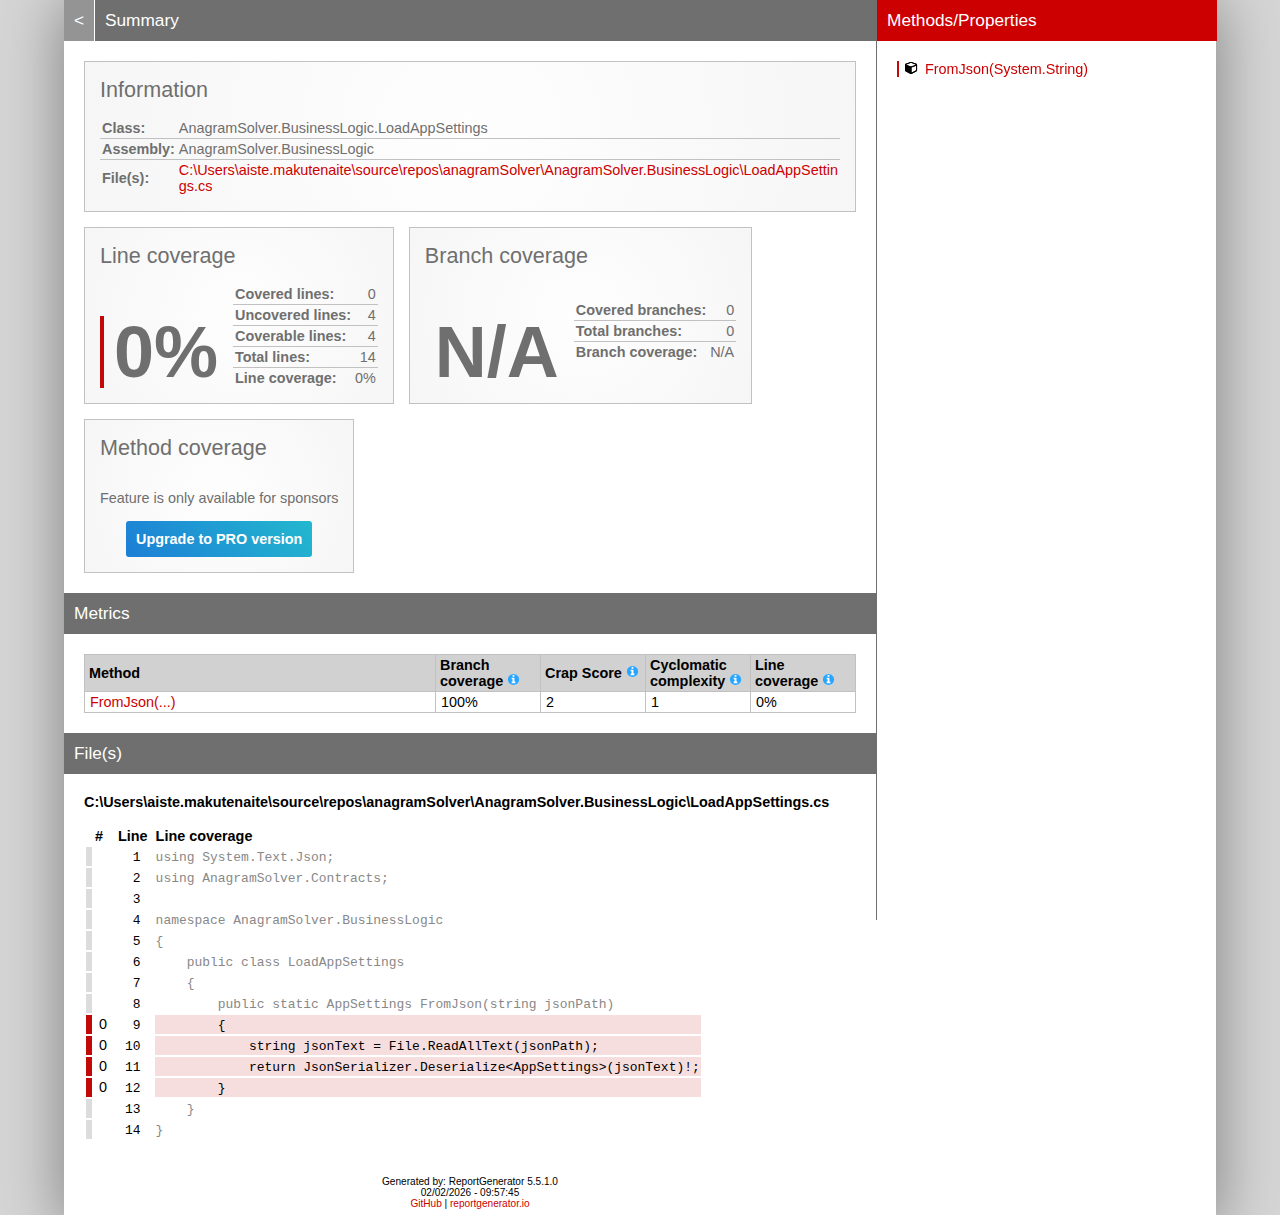
<file: coverage-report/AnagramSolver.BusinessLogic_LoadAppSettings.html>
<!DOCTYPE html>
<html>
<head>
<meta charset="utf-8" />
<meta name="viewport" content="width=device-width, initial-scale=1.0" />
<meta http-equiv="X-UA-Compatible" content="IE=EDGE,chrome=1" />
<link href="[data-uri]" rel="icon" type="image/x-icon" />
<title>AnagramSolver.BusinessLogic.LoadAppSettings - Coverage Report</title>
<link rel="stylesheet" type="text/css" href="report.css" />
</head><body><div class="container"><div class="containerleft">
<h1><a href="index.html" class="back">&lt;</a> Summary</h1>
<div class="card-group">
<div class="card">
<div class="card-header">Information</div>
<div class="card-body">
<div class="table">
<table>
<tr>
<th>Class:</th>
<td class="limit-width " title="AnagramSolver.BusinessLogic.LoadAppSettings">AnagramSolver.BusinessLogic.LoadAppSettings</td>
</tr>
<tr>
<th>Assembly:</th>
<td class="limit-width " title="AnagramSolver.BusinessLogic">AnagramSolver.BusinessLogic</td>
</tr>
<tr>
<th>File(s):</th>
<td class="overflow-wrap"><a href="#CUsersaistemakutenaitesourcereposanagramSolverAnagramSolverBusinessLogicLoadAppSettingscs" class="navigatetohash">C:\Users\aiste.makutenaite\source\repos\anagramSolver\AnagramSolver.BusinessLogic\LoadAppSettings.cs</a></td>
</tr>
</table>
</div>
</div>
</div>
</div>
<div class="card-group">
<div class="card">
<div class="card-header">Line coverage</div>
<div class="card-body">
<div class="large cardpercentagebar cardpercentagebar100">0%</div>
<div class="table">
<table>
<tr>
<th>Covered lines:</th>
<td class="limit-width right" title="0">0</td>
</tr>
<tr>
<th>Uncovered lines:</th>
<td class="limit-width right" title="4">4</td>
</tr>
<tr>
<th>Coverable lines:</th>
<td class="limit-width right" title="4">4</td>
</tr>
<tr>
<th>Total lines:</th>
<td class="limit-width right" title="14">14</td>
</tr>
<tr>
<th>Line coverage:</th>
<td class="limit-width right" title="0 of 4">0%</td>
</tr>
</table>
</div>
</div>
</div>
<div class="card">
<div class="card-header">Branch coverage</div>
<div class="card-body">
<div class="large">N/A</div>
<div class="table">
<table>
<tr>
<th>Covered branches:</th>
<td class="limit-width right" title="0">0</td>
</tr>
<tr>
<th>Total branches:</th>
<td class="limit-width right" title="0">0</td>
</tr>
<tr>
<th>Branch coverage:</th>
<td class="limit-width right" title="N/A">N/A</td>
</tr>
</table>
</div>
</div>
</div>
<div class="card">
<div class="card-header">Method coverage</div>
<div class="card-body">
<div class="center">
<p>Feature is only available for sponsors</p>
<a class="pro-button" href="https://reportgenerator.io/pro" target="_blank">Upgrade to PRO version</a>
</div>
</div>
</div>
</div>
<h1>Metrics</h1>
<div class="table-responsive">
<table class="overview table-fixed">
<colgroup>
<col class="column-min-200" />
<col class="column105" />
<col class="column105" />
<col class="column105" />
<col class="column105" />
</colgroup>
<thead><tr><th>Method</th><th>Branch coverage <a href="https://en.wikipedia.org/wiki/Code_coverage" target="_blank"><i class="icon-info-circled"></i></a></th><th>Crap Score <a href="https://googletesting.blogspot.de/2011/02/this-code-is-crap.html" target="_blank"><i class="icon-info-circled"></i></a></th><th>Cyclomatic complexity <a href="https://en.wikipedia.org/wiki/Cyclomatic_complexity" target="_blank"><i class="icon-info-circled"></i></a></th><th>Line coverage <a href="https://en.wikipedia.org/wiki/Code_coverage" target="_blank"><i class="icon-info-circled"></i></a></th></tr></thead>
<tbody>
<tr><td title="FromJson(System.String)"><a href="#file0_line9" class="navigatetohash">FromJson(...)</a></td><td>100%</td><td>2</td><td>1</td><td>0%</td></tr>
</tbody>
</table>
</div>
<h1>File(s)</h1>
<h2 id="CUsersaistemakutenaitesourcereposanagramSolverAnagramSolverBusinessLogicLoadAppSettingscs">C:\Users\aiste.makutenaite\source\repos\anagramSolver\AnagramSolver.BusinessLogic\LoadAppSettings.cs</h2>
<div class="table-responsive">
<table class="lineAnalysis">
<thead><tr><th></th><th>#</th><th>Line</th><th></th><th>Line coverage</th></tr></thead>
<tbody>
<tr class="" title="Not coverable" data-coverage="{'AllTestMethods': {'VC': '', 'LVS': 'gray'}}"><td class="gray">&nbsp;</td><td class="leftmargin rightmargin right"></td><td class="rightmargin right"><a id="file0_line1"></a><code>1</code></td><td></td><td class="lightgray"><code>using&nbsp;System.Text.Json;</code></td></tr>
<tr class="" title="Not coverable" data-coverage="{'AllTestMethods': {'VC': '', 'LVS': 'gray'}}"><td class="gray">&nbsp;</td><td class="leftmargin rightmargin right"></td><td class="rightmargin right"><a id="file0_line2"></a><code>2</code></td><td></td><td class="lightgray"><code>using&nbsp;AnagramSolver.Contracts;</code></td></tr>
<tr class="" title="Not coverable" data-coverage="{'AllTestMethods': {'VC': '', 'LVS': 'gray'}}"><td class="gray">&nbsp;</td><td class="leftmargin rightmargin right"></td><td class="rightmargin right"><a id="file0_line3"></a><code>3</code></td><td></td><td class="lightgray"><code></code></td></tr>
<tr class="" title="Not coverable" data-coverage="{'AllTestMethods': {'VC': '', 'LVS': 'gray'}}"><td class="gray">&nbsp;</td><td class="leftmargin rightmargin right"></td><td class="rightmargin right"><a id="file0_line4"></a><code>4</code></td><td></td><td class="lightgray"><code>namespace&nbsp;AnagramSolver.BusinessLogic</code></td></tr>
<tr class="" title="Not coverable" data-coverage="{'AllTestMethods': {'VC': '', 'LVS': 'gray'}}"><td class="gray">&nbsp;</td><td class="leftmargin rightmargin right"></td><td class="rightmargin right"><a id="file0_line5"></a><code>5</code></td><td></td><td class="lightgray"><code>{</code></td></tr>
<tr class="" title="Not coverable" data-coverage="{'AllTestMethods': {'VC': '', 'LVS': 'gray'}}"><td class="gray">&nbsp;</td><td class="leftmargin rightmargin right"></td><td class="rightmargin right"><a id="file0_line6"></a><code>6</code></td><td></td><td class="lightgray"><code>&nbsp;&nbsp;&nbsp;&nbsp;public&nbsp;class&nbsp;LoadAppSettings</code></td></tr>
<tr class="" title="Not coverable" data-coverage="{'AllTestMethods': {'VC': '', 'LVS': 'gray'}}"><td class="gray">&nbsp;</td><td class="leftmargin rightmargin right"></td><td class="rightmargin right"><a id="file0_line7"></a><code>7</code></td><td></td><td class="lightgray"><code>&nbsp;&nbsp;&nbsp;&nbsp;{</code></td></tr>
<tr class="" title="Not coverable" data-coverage="{'AllTestMethods': {'VC': '', 'LVS': 'gray'}}"><td class="gray">&nbsp;</td><td class="leftmargin rightmargin right"></td><td class="rightmargin right"><a id="file0_line8"></a><code>8</code></td><td></td><td class="lightgray"><code>&nbsp;&nbsp;&nbsp;&nbsp;&nbsp;&nbsp;&nbsp;&nbsp;public&nbsp;static&nbsp;AppSettings&nbsp;FromJson(string&nbsp;jsonPath)</code></td></tr>
<tr class="coverableline" title="Not covered (0 visits)" data-coverage="{'AllTestMethods': {'VC': '0', 'LVS': 'red'}}"><td class="red">&nbsp;</td><td class="leftmargin rightmargin right">0</td><td class="rightmargin right"><a id="file0_line9"></a><code>9</code></td><td></td><td class="lightred"><code>&nbsp;&nbsp;&nbsp;&nbsp;&nbsp;&nbsp;&nbsp;&nbsp;{</code></td></tr>
<tr class="coverableline" title="Not covered (0 visits)" data-coverage="{'AllTestMethods': {'VC': '0', 'LVS': 'red'}}"><td class="red">&nbsp;</td><td class="leftmargin rightmargin right">0</td><td class="rightmargin right"><a id="file0_line10"></a><code>10</code></td><td></td><td class="lightred"><code>&nbsp;&nbsp;&nbsp;&nbsp;&nbsp;&nbsp;&nbsp;&nbsp;&nbsp;&nbsp;&nbsp;&nbsp;string&nbsp;jsonText&nbsp;=&nbsp;File.ReadAllText(jsonPath);</code></td></tr>
<tr class="coverableline" title="Not covered (0 visits)" data-coverage="{'AllTestMethods': {'VC': '0', 'LVS': 'red'}}"><td class="red">&nbsp;</td><td class="leftmargin rightmargin right">0</td><td class="rightmargin right"><a id="file0_line11"></a><code>11</code></td><td></td><td class="lightred"><code>&nbsp;&nbsp;&nbsp;&nbsp;&nbsp;&nbsp;&nbsp;&nbsp;&nbsp;&nbsp;&nbsp;&nbsp;return&nbsp;JsonSerializer.Deserialize&lt;AppSettings&gt;(jsonText)!;</code></td></tr>
<tr class="coverableline" title="Not covered (0 visits)" data-coverage="{'AllTestMethods': {'VC': '0', 'LVS': 'red'}}"><td class="red">&nbsp;</td><td class="leftmargin rightmargin right">0</td><td class="rightmargin right"><a id="file0_line12"></a><code>12</code></td><td></td><td class="lightred"><code>&nbsp;&nbsp;&nbsp;&nbsp;&nbsp;&nbsp;&nbsp;&nbsp;}</code></td></tr>
<tr class="" title="Not coverable" data-coverage="{'AllTestMethods': {'VC': '', 'LVS': 'gray'}}"><td class="gray">&nbsp;</td><td class="leftmargin rightmargin right"></td><td class="rightmargin right"><a id="file0_line13"></a><code>13</code></td><td></td><td class="lightgray"><code>&nbsp;&nbsp;&nbsp;&nbsp;}</code></td></tr>
<tr class="" title="Not coverable" data-coverage="{'AllTestMethods': {'VC': '', 'LVS': 'gray'}}"><td class="gray">&nbsp;</td><td class="leftmargin rightmargin right"></td><td class="rightmargin right"><a id="file0_line14"></a><code>14</code></td><td></td><td class="lightgray"><code>}</code></td></tr>
</tbody>
</table>
</div>
<div class="footer">Generated by: ReportGenerator 5.5.1.0<br />02/02/2026 - 09:57:45<br /><a href="https://github.com/danielpalme/ReportGenerator">GitHub</a> | <a href="https://reportgenerator.io">reportgenerator.io</a></div></div>
<div class="containerright">
<div class="containerrightfixed">
<h1>Methods/Properties</h1>
<a href="#file0_line9" class="navigatetohash percentagebar percentagebar0" title="Line coverage: 0% - FromJson(System.String)"><i class="icon-cube"></i>FromJson(System.String)</a><br />
<br/></div>
</div></div>
<script type="text/javascript">
/* <![CDATA[ */
(function() {
    var url = window.location.href;
    var startOfQueryString = url.indexOf('?');
    var queryString = startOfQueryString > -1 ? url.substr(startOfQueryString) : '';

    if (startOfQueryString > -1) {
        var i = 0, href= null;
        var css = document.getElementsByTagName('link');

        for (i = 0; i < css.length; i++) {
            if (css[i].getAttribute('rel') !== 'stylesheet') {
            continue;
            }

            href = css[i].getAttribute('href');

            if (href) {
            css[i].setAttribute('href', href + queryString);
            }
        }

        var links = document.getElementsByTagName('a');

        for (i = 0; i < links.length; i++) {
            href = links[i].getAttribute('href');

            if (href
                && !href.startsWith('http://')
                && !href.startsWith('https://')
                && !href.startsWith('#')
                && href.indexOf('?') === -1) {
            links[i].setAttribute('href', href + queryString);
            }
        }
    }

    var newScript = document.createElement('script');
    newScript.src = 'class.js' + queryString;
    document.getElementsByTagName('body')[0].appendChild(newScript);
})();
/* ]]> */ 
</script></body></html>
</file>
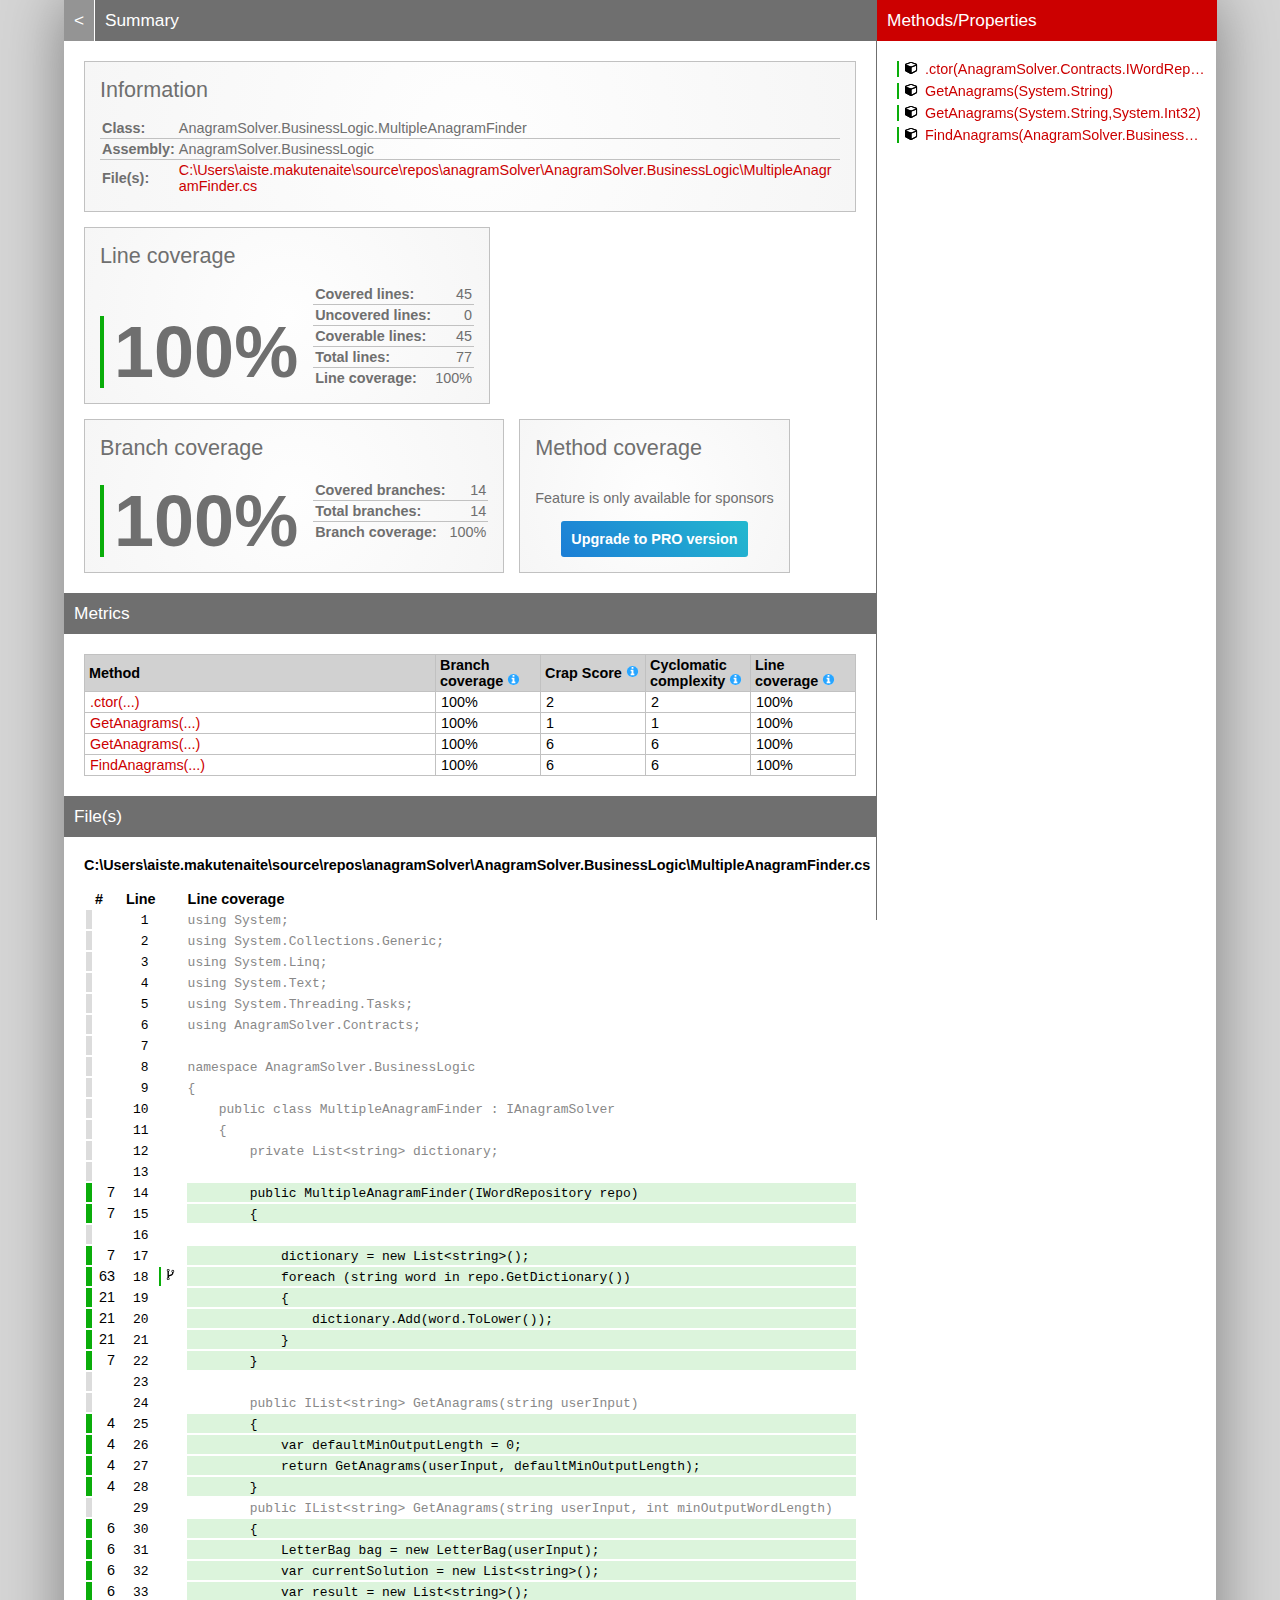
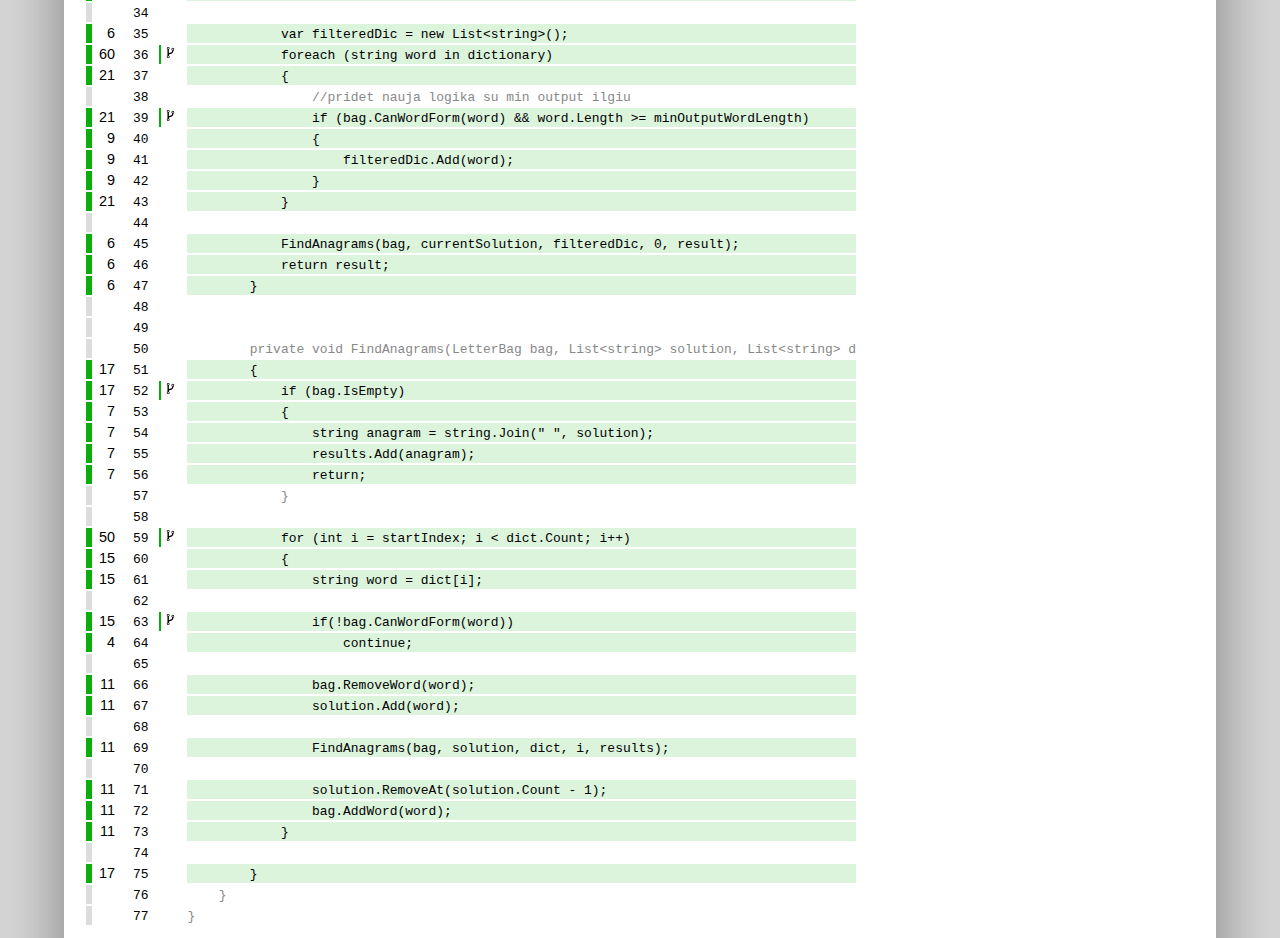
<file: coverage-report/AnagramSolver.BusinessLogic_MultipleAnagramFinder.html>
<!DOCTYPE html>
<html>
<head>
<meta charset="utf-8" />
<meta name="viewport" content="width=device-width, initial-scale=1.0" />
<meta http-equiv="X-UA-Compatible" content="IE=EDGE,chrome=1" />
<link href="[data-uri]" rel="icon" type="image/x-icon" />
<title>AnagramSolver.BusinessLogic.MultipleAnagramFinder - Coverage Report</title>
<link rel="stylesheet" type="text/css" href="report.css" />
</head><body><div class="container"><div class="containerleft">
<h1><a href="index.html" class="back">&lt;</a> Summary</h1>
<div class="card-group">
<div class="card">
<div class="card-header">Information</div>
<div class="card-body">
<div class="table">
<table>
<tr>
<th>Class:</th>
<td class="limit-width " title="AnagramSolver.BusinessLogic.MultipleAnagramFinder">AnagramSolver.BusinessLogic.MultipleAnagramFinder</td>
</tr>
<tr>
<th>Assembly:</th>
<td class="limit-width " title="AnagramSolver.BusinessLogic">AnagramSolver.BusinessLogic</td>
</tr>
<tr>
<th>File(s):</th>
<td class="overflow-wrap"><a href="#CUsersaistemakutenaitesourcereposanagramSolverAnagramSolverBusinessLogicMultipleAnagramFindercs" class="navigatetohash">C:\Users\aiste.makutenaite\source\repos\anagramSolver\AnagramSolver.BusinessLogic\MultipleAnagramFinder.cs</a></td>
</tr>
</table>
</div>
</div>
</div>
</div>
<div class="card-group">
<div class="card">
<div class="card-header">Line coverage</div>
<div class="card-body">
<div class="large cardpercentagebar cardpercentagebar0">100%</div>
<div class="table">
<table>
<tr>
<th>Covered lines:</th>
<td class="limit-width right" title="45">45</td>
</tr>
<tr>
<th>Uncovered lines:</th>
<td class="limit-width right" title="0">0</td>
</tr>
<tr>
<th>Coverable lines:</th>
<td class="limit-width right" title="45">45</td>
</tr>
<tr>
<th>Total lines:</th>
<td class="limit-width right" title="77">77</td>
</tr>
<tr>
<th>Line coverage:</th>
<td class="limit-width right" title="45 of 45">100%</td>
</tr>
</table>
</div>
</div>
</div>
<div class="card">
<div class="card-header">Branch coverage</div>
<div class="card-body">
<div class="large cardpercentagebar cardpercentagebar0">100%</div>
<div class="table">
<table>
<tr>
<th>Covered branches:</th>
<td class="limit-width right" title="14">14</td>
</tr>
<tr>
<th>Total branches:</th>
<td class="limit-width right" title="14">14</td>
</tr>
<tr>
<th>Branch coverage:</th>
<td class="limit-width right" title="14 of 14">100%</td>
</tr>
</table>
</div>
</div>
</div>
<div class="card">
<div class="card-header">Method coverage</div>
<div class="card-body">
<div class="center">
<p>Feature is only available for sponsors</p>
<a class="pro-button" href="https://reportgenerator.io/pro" target="_blank">Upgrade to PRO version</a>
</div>
</div>
</div>
</div>
<h1>Metrics</h1>
<div class="table-responsive">
<table class="overview table-fixed">
<colgroup>
<col class="column-min-200" />
<col class="column105" />
<col class="column105" />
<col class="column105" />
<col class="column105" />
</colgroup>
<thead><tr><th>Method</th><th>Branch coverage <a href="https://en.wikipedia.org/wiki/Code_coverage" target="_blank"><i class="icon-info-circled"></i></a></th><th>Crap Score <a href="https://googletesting.blogspot.de/2011/02/this-code-is-crap.html" target="_blank"><i class="icon-info-circled"></i></a></th><th>Cyclomatic complexity <a href="https://en.wikipedia.org/wiki/Cyclomatic_complexity" target="_blank"><i class="icon-info-circled"></i></a></th><th>Line coverage <a href="https://en.wikipedia.org/wiki/Code_coverage" target="_blank"><i class="icon-info-circled"></i></a></th></tr></thead>
<tbody>
<tr><td title=".ctor(AnagramSolver.Contracts.IWordRepository)"><a href="#file0_line14" class="navigatetohash">.ctor(...)</a></td><td>100%</td><td>2</td><td>2</td><td>100%</td></tr>
<tr><td title="GetAnagrams(System.String)"><a href="#file0_line25" class="navigatetohash">GetAnagrams(...)</a></td><td>100%</td><td>1</td><td>1</td><td>100%</td></tr>
<tr><td title="GetAnagrams(System.String,System.Int32)"><a href="#file0_line30" class="navigatetohash">GetAnagrams(...)</a></td><td>100%</td><td>6</td><td>6</td><td>100%</td></tr>
<tr><td title="FindAnagrams(AnagramSolver.BusinessLogic.LetterBag,System.Collections.Generic.List`1&lt;System.String&gt;,System.Collections.Generic.List`1&lt;System.String&gt;,System.Int32,System.Collections.Generic.List`1&lt;System.String&gt;)"><a href="#file0_line51" class="navigatetohash">FindAnagrams(...)</a></td><td>100%</td><td>6</td><td>6</td><td>100%</td></tr>
</tbody>
</table>
</div>
<h1>File(s)</h1>
<h2 id="CUsersaistemakutenaitesourcereposanagramSolverAnagramSolverBusinessLogicMultipleAnagramFindercs">C:\Users\aiste.makutenaite\source\repos\anagramSolver\AnagramSolver.BusinessLogic\MultipleAnagramFinder.cs</h2>
<div class="table-responsive">
<table class="lineAnalysis">
<thead><tr><th></th><th>#</th><th>Line</th><th></th><th>Line coverage</th></tr></thead>
<tbody>
<tr class="" title="Not coverable" data-coverage="{'AllTestMethods': {'VC': '', 'LVS': 'gray'}}"><td class="gray">&nbsp;</td><td class="leftmargin rightmargin right"></td><td class="rightmargin right"><a id="file0_line1"></a><code>1</code></td><td></td><td class="lightgray"><code>using&nbsp;System;</code></td></tr>
<tr class="" title="Not coverable" data-coverage="{'AllTestMethods': {'VC': '', 'LVS': 'gray'}}"><td class="gray">&nbsp;</td><td class="leftmargin rightmargin right"></td><td class="rightmargin right"><a id="file0_line2"></a><code>2</code></td><td></td><td class="lightgray"><code>using&nbsp;System.Collections.Generic;</code></td></tr>
<tr class="" title="Not coverable" data-coverage="{'AllTestMethods': {'VC': '', 'LVS': 'gray'}}"><td class="gray">&nbsp;</td><td class="leftmargin rightmargin right"></td><td class="rightmargin right"><a id="file0_line3"></a><code>3</code></td><td></td><td class="lightgray"><code>using&nbsp;System.Linq;</code></td></tr>
<tr class="" title="Not coverable" data-coverage="{'AllTestMethods': {'VC': '', 'LVS': 'gray'}}"><td class="gray">&nbsp;</td><td class="leftmargin rightmargin right"></td><td class="rightmargin right"><a id="file0_line4"></a><code>4</code></td><td></td><td class="lightgray"><code>using&nbsp;System.Text;</code></td></tr>
<tr class="" title="Not coverable" data-coverage="{'AllTestMethods': {'VC': '', 'LVS': 'gray'}}"><td class="gray">&nbsp;</td><td class="leftmargin rightmargin right"></td><td class="rightmargin right"><a id="file0_line5"></a><code>5</code></td><td></td><td class="lightgray"><code>using&nbsp;System.Threading.Tasks;</code></td></tr>
<tr class="" title="Not coverable" data-coverage="{'AllTestMethods': {'VC': '', 'LVS': 'gray'}}"><td class="gray">&nbsp;</td><td class="leftmargin rightmargin right"></td><td class="rightmargin right"><a id="file0_line6"></a><code>6</code></td><td></td><td class="lightgray"><code>using&nbsp;AnagramSolver.Contracts;</code></td></tr>
<tr class="" title="Not coverable" data-coverage="{'AllTestMethods': {'VC': '', 'LVS': 'gray'}}"><td class="gray">&nbsp;</td><td class="leftmargin rightmargin right"></td><td class="rightmargin right"><a id="file0_line7"></a><code>7</code></td><td></td><td class="lightgray"><code></code></td></tr>
<tr class="" title="Not coverable" data-coverage="{'AllTestMethods': {'VC': '', 'LVS': 'gray'}}"><td class="gray">&nbsp;</td><td class="leftmargin rightmargin right"></td><td class="rightmargin right"><a id="file0_line8"></a><code>8</code></td><td></td><td class="lightgray"><code>namespace&nbsp;AnagramSolver.BusinessLogic</code></td></tr>
<tr class="" title="Not coverable" data-coverage="{'AllTestMethods': {'VC': '', 'LVS': 'gray'}}"><td class="gray">&nbsp;</td><td class="leftmargin rightmargin right"></td><td class="rightmargin right"><a id="file0_line9"></a><code>9</code></td><td></td><td class="lightgray"><code>{</code></td></tr>
<tr class="" title="Not coverable" data-coverage="{'AllTestMethods': {'VC': '', 'LVS': 'gray'}}"><td class="gray">&nbsp;</td><td class="leftmargin rightmargin right"></td><td class="rightmargin right"><a id="file0_line10"></a><code>10</code></td><td></td><td class="lightgray"><code>&nbsp;&nbsp;&nbsp;&nbsp;public&nbsp;class&nbsp;MultipleAnagramFinder&nbsp;:&nbsp;IAnagramSolver</code></td></tr>
<tr class="" title="Not coverable" data-coverage="{'AllTestMethods': {'VC': '', 'LVS': 'gray'}}"><td class="gray">&nbsp;</td><td class="leftmargin rightmargin right"></td><td class="rightmargin right"><a id="file0_line11"></a><code>11</code></td><td></td><td class="lightgray"><code>&nbsp;&nbsp;&nbsp;&nbsp;{</code></td></tr>
<tr class="" title="Not coverable" data-coverage="{'AllTestMethods': {'VC': '', 'LVS': 'gray'}}"><td class="gray">&nbsp;</td><td class="leftmargin rightmargin right"></td><td class="rightmargin right"><a id="file0_line12"></a><code>12</code></td><td></td><td class="lightgray"><code>&nbsp;&nbsp;&nbsp;&nbsp;&nbsp;&nbsp;&nbsp;&nbsp;private&nbsp;List&lt;string&gt;&nbsp;dictionary;</code></td></tr>
<tr class="" title="Not coverable" data-coverage="{'AllTestMethods': {'VC': '', 'LVS': 'gray'}}"><td class="gray">&nbsp;</td><td class="leftmargin rightmargin right"></td><td class="rightmargin right"><a id="file0_line13"></a><code>13</code></td><td></td><td class="lightgray"><code></code></td></tr>
<tr class="coverableline" title="Covered (7 visits)" data-coverage="{'AllTestMethods': {'VC': '7', 'LVS': 'green'}}"><td class="green">&nbsp;</td><td class="leftmargin rightmargin right">7</td><td class="rightmargin right"><a id="file0_line14"></a><code>14</code></td><td></td><td class="lightgreen"><code>&nbsp;&nbsp;&nbsp;&nbsp;&nbsp;&nbsp;&nbsp;&nbsp;public&nbsp;MultipleAnagramFinder(IWordRepository&nbsp;repo)</code></td></tr>
<tr class="coverableline" title="Covered (7 visits)" data-coverage="{'AllTestMethods': {'VC': '7', 'LVS': 'green'}}"><td class="green">&nbsp;</td><td class="leftmargin rightmargin right">7</td><td class="rightmargin right"><a id="file0_line15"></a><code>15</code></td><td></td><td class="lightgreen"><code>&nbsp;&nbsp;&nbsp;&nbsp;&nbsp;&nbsp;&nbsp;&nbsp;{</code></td></tr>
<tr class="" title="Not coverable" data-coverage="{'AllTestMethods': {'VC': '', 'LVS': 'gray'}}"><td class="gray">&nbsp;</td><td class="leftmargin rightmargin right"></td><td class="rightmargin right"><a id="file0_line16"></a><code>16</code></td><td></td><td class="lightgray"><code></code></td></tr>
<tr class="coverableline" title="Covered (7 visits)" data-coverage="{'AllTestMethods': {'VC': '7', 'LVS': 'green'}}"><td class="green">&nbsp;</td><td class="leftmargin rightmargin right">7</td><td class="rightmargin right"><a id="file0_line17"></a><code>17</code></td><td></td><td class="lightgreen"><code>&nbsp;&nbsp;&nbsp;&nbsp;&nbsp;&nbsp;&nbsp;&nbsp;&nbsp;&nbsp;&nbsp;&nbsp;dictionary&nbsp;=&nbsp;new&nbsp;List&lt;string&gt;();</code></td></tr>
<tr class="coverableline" title="Covered (63 visits, 2 of 2 branches are covered)" data-coverage="{'AllTestMethods': {'VC': '63', 'LVS': 'green'}}"><td class="green">&nbsp;</td><td class="leftmargin rightmargin right">63</td><td class="rightmargin right"><a id="file0_line18"></a><code>18</code></td><td class="percentagebar percentagebar100"><i class="icon-fork"></i></td><td class="lightgreen"><code>&nbsp;&nbsp;&nbsp;&nbsp;&nbsp;&nbsp;&nbsp;&nbsp;&nbsp;&nbsp;&nbsp;&nbsp;foreach&nbsp;(string&nbsp;word&nbsp;in&nbsp;repo.GetDictionary())</code></td></tr>
<tr class="coverableline" title="Covered (21 visits)" data-coverage="{'AllTestMethods': {'VC': '21', 'LVS': 'green'}}"><td class="green">&nbsp;</td><td class="leftmargin rightmargin right">21</td><td class="rightmargin right"><a id="file0_line19"></a><code>19</code></td><td></td><td class="lightgreen"><code>&nbsp;&nbsp;&nbsp;&nbsp;&nbsp;&nbsp;&nbsp;&nbsp;&nbsp;&nbsp;&nbsp;&nbsp;{</code></td></tr>
<tr class="coverableline" title="Covered (21 visits)" data-coverage="{'AllTestMethods': {'VC': '21', 'LVS': 'green'}}"><td class="green">&nbsp;</td><td class="leftmargin rightmargin right">21</td><td class="rightmargin right"><a id="file0_line20"></a><code>20</code></td><td></td><td class="lightgreen"><code>&nbsp;&nbsp;&nbsp;&nbsp;&nbsp;&nbsp;&nbsp;&nbsp;&nbsp;&nbsp;&nbsp;&nbsp;&nbsp;&nbsp;&nbsp;&nbsp;dictionary.Add(word.ToLower());</code></td></tr>
<tr class="coverableline" title="Covered (21 visits)" data-coverage="{'AllTestMethods': {'VC': '21', 'LVS': 'green'}}"><td class="green">&nbsp;</td><td class="leftmargin rightmargin right">21</td><td class="rightmargin right"><a id="file0_line21"></a><code>21</code></td><td></td><td class="lightgreen"><code>&nbsp;&nbsp;&nbsp;&nbsp;&nbsp;&nbsp;&nbsp;&nbsp;&nbsp;&nbsp;&nbsp;&nbsp;}</code></td></tr>
<tr class="coverableline" title="Covered (7 visits)" data-coverage="{'AllTestMethods': {'VC': '7', 'LVS': 'green'}}"><td class="green">&nbsp;</td><td class="leftmargin rightmargin right">7</td><td class="rightmargin right"><a id="file0_line22"></a><code>22</code></td><td></td><td class="lightgreen"><code>&nbsp;&nbsp;&nbsp;&nbsp;&nbsp;&nbsp;&nbsp;&nbsp;}</code></td></tr>
<tr class="" title="Not coverable" data-coverage="{'AllTestMethods': {'VC': '', 'LVS': 'gray'}}"><td class="gray">&nbsp;</td><td class="leftmargin rightmargin right"></td><td class="rightmargin right"><a id="file0_line23"></a><code>23</code></td><td></td><td class="lightgray"><code></code></td></tr>
<tr class="" title="Not coverable" data-coverage="{'AllTestMethods': {'VC': '', 'LVS': 'gray'}}"><td class="gray">&nbsp;</td><td class="leftmargin rightmargin right"></td><td class="rightmargin right"><a id="file0_line24"></a><code>24</code></td><td></td><td class="lightgray"><code>&nbsp;&nbsp;&nbsp;&nbsp;&nbsp;&nbsp;&nbsp;&nbsp;public&nbsp;IList&lt;string&gt;&nbsp;GetAnagrams(string&nbsp;userInput)</code></td></tr>
<tr class="coverableline" title="Covered (4 visits)" data-coverage="{'AllTestMethods': {'VC': '4', 'LVS': 'green'}}"><td class="green">&nbsp;</td><td class="leftmargin rightmargin right">4</td><td class="rightmargin right"><a id="file0_line25"></a><code>25</code></td><td></td><td class="lightgreen"><code>&nbsp;&nbsp;&nbsp;&nbsp;&nbsp;&nbsp;&nbsp;&nbsp;{</code></td></tr>
<tr class="coverableline" title="Covered (4 visits)" data-coverage="{'AllTestMethods': {'VC': '4', 'LVS': 'green'}}"><td class="green">&nbsp;</td><td class="leftmargin rightmargin right">4</td><td class="rightmargin right"><a id="file0_line26"></a><code>26</code></td><td></td><td class="lightgreen"><code>&nbsp;&nbsp;&nbsp;&nbsp;&nbsp;&nbsp;&nbsp;&nbsp;&nbsp;&nbsp;&nbsp;&nbsp;var&nbsp;defaultMinOutputLength&nbsp;=&nbsp;0;</code></td></tr>
<tr class="coverableline" title="Covered (4 visits)" data-coverage="{'AllTestMethods': {'VC': '4', 'LVS': 'green'}}"><td class="green">&nbsp;</td><td class="leftmargin rightmargin right">4</td><td class="rightmargin right"><a id="file0_line27"></a><code>27</code></td><td></td><td class="lightgreen"><code>&nbsp;&nbsp;&nbsp;&nbsp;&nbsp;&nbsp;&nbsp;&nbsp;&nbsp;&nbsp;&nbsp;&nbsp;return&nbsp;GetAnagrams(userInput,&nbsp;defaultMinOutputLength);</code></td></tr>
<tr class="coverableline" title="Covered (4 visits)" data-coverage="{'AllTestMethods': {'VC': '4', 'LVS': 'green'}}"><td class="green">&nbsp;</td><td class="leftmargin rightmargin right">4</td><td class="rightmargin right"><a id="file0_line28"></a><code>28</code></td><td></td><td class="lightgreen"><code>&nbsp;&nbsp;&nbsp;&nbsp;&nbsp;&nbsp;&nbsp;&nbsp;}</code></td></tr>
<tr class="" title="Not coverable" data-coverage="{'AllTestMethods': {'VC': '', 'LVS': 'gray'}}"><td class="gray">&nbsp;</td><td class="leftmargin rightmargin right"></td><td class="rightmargin right"><a id="file0_line29"></a><code>29</code></td><td></td><td class="lightgray"><code>&nbsp;&nbsp;&nbsp;&nbsp;&nbsp;&nbsp;&nbsp;&nbsp;public&nbsp;IList&lt;string&gt;&nbsp;GetAnagrams(string&nbsp;userInput,&nbsp;int&nbsp;minOutputWordLength)</code></td></tr>
<tr class="coverableline" title="Covered (6 visits)" data-coverage="{'AllTestMethods': {'VC': '6', 'LVS': 'green'}}"><td class="green">&nbsp;</td><td class="leftmargin rightmargin right">6</td><td class="rightmargin right"><a id="file0_line30"></a><code>30</code></td><td></td><td class="lightgreen"><code>&nbsp;&nbsp;&nbsp;&nbsp;&nbsp;&nbsp;&nbsp;&nbsp;{</code></td></tr>
<tr class="coverableline" title="Covered (6 visits)" data-coverage="{'AllTestMethods': {'VC': '6', 'LVS': 'green'}}"><td class="green">&nbsp;</td><td class="leftmargin rightmargin right">6</td><td class="rightmargin right"><a id="file0_line31"></a><code>31</code></td><td></td><td class="lightgreen"><code>&nbsp;&nbsp;&nbsp;&nbsp;&nbsp;&nbsp;&nbsp;&nbsp;&nbsp;&nbsp;&nbsp;&nbsp;LetterBag&nbsp;bag&nbsp;=&nbsp;new&nbsp;LetterBag(userInput);</code></td></tr>
<tr class="coverableline" title="Covered (6 visits)" data-coverage="{'AllTestMethods': {'VC': '6', 'LVS': 'green'}}"><td class="green">&nbsp;</td><td class="leftmargin rightmargin right">6</td><td class="rightmargin right"><a id="file0_line32"></a><code>32</code></td><td></td><td class="lightgreen"><code>&nbsp;&nbsp;&nbsp;&nbsp;&nbsp;&nbsp;&nbsp;&nbsp;&nbsp;&nbsp;&nbsp;&nbsp;var&nbsp;currentSolution&nbsp;=&nbsp;new&nbsp;List&lt;string&gt;();</code></td></tr>
<tr class="coverableline" title="Covered (6 visits)" data-coverage="{'AllTestMethods': {'VC': '6', 'LVS': 'green'}}"><td class="green">&nbsp;</td><td class="leftmargin rightmargin right">6</td><td class="rightmargin right"><a id="file0_line33"></a><code>33</code></td><td></td><td class="lightgreen"><code>&nbsp;&nbsp;&nbsp;&nbsp;&nbsp;&nbsp;&nbsp;&nbsp;&nbsp;&nbsp;&nbsp;&nbsp;var&nbsp;result&nbsp;=&nbsp;new&nbsp;List&lt;string&gt;();</code></td></tr>
<tr class="" title="Not coverable" data-coverage="{'AllTestMethods': {'VC': '', 'LVS': 'gray'}}"><td class="gray">&nbsp;</td><td class="leftmargin rightmargin right"></td><td class="rightmargin right"><a id="file0_line34"></a><code>34</code></td><td></td><td class="lightgray"><code></code></td></tr>
<tr class="coverableline" title="Covered (6 visits)" data-coverage="{'AllTestMethods': {'VC': '6', 'LVS': 'green'}}"><td class="green">&nbsp;</td><td class="leftmargin rightmargin right">6</td><td class="rightmargin right"><a id="file0_line35"></a><code>35</code></td><td></td><td class="lightgreen"><code>&nbsp;&nbsp;&nbsp;&nbsp;&nbsp;&nbsp;&nbsp;&nbsp;&nbsp;&nbsp;&nbsp;&nbsp;var&nbsp;filteredDic&nbsp;=&nbsp;new&nbsp;List&lt;string&gt;();</code></td></tr>
<tr class="coverableline" title="Covered (60 visits, 2 of 2 branches are covered)" data-coverage="{'AllTestMethods': {'VC': '60', 'LVS': 'green'}}"><td class="green">&nbsp;</td><td class="leftmargin rightmargin right">60</td><td class="rightmargin right"><a id="file0_line36"></a><code>36</code></td><td class="percentagebar percentagebar100"><i class="icon-fork"></i></td><td class="lightgreen"><code>&nbsp;&nbsp;&nbsp;&nbsp;&nbsp;&nbsp;&nbsp;&nbsp;&nbsp;&nbsp;&nbsp;&nbsp;foreach&nbsp;(string&nbsp;word&nbsp;in&nbsp;dictionary)</code></td></tr>
<tr class="coverableline" title="Covered (21 visits)" data-coverage="{'AllTestMethods': {'VC': '21', 'LVS': 'green'}}"><td class="green">&nbsp;</td><td class="leftmargin rightmargin right">21</td><td class="rightmargin right"><a id="file0_line37"></a><code>37</code></td><td></td><td class="lightgreen"><code>&nbsp;&nbsp;&nbsp;&nbsp;&nbsp;&nbsp;&nbsp;&nbsp;&nbsp;&nbsp;&nbsp;&nbsp;{</code></td></tr>
<tr class="" title="Not coverable" data-coverage="{'AllTestMethods': {'VC': '', 'LVS': 'gray'}}"><td class="gray">&nbsp;</td><td class="leftmargin rightmargin right"></td><td class="rightmargin right"><a id="file0_line38"></a><code>38</code></td><td></td><td class="lightgray"><code>&nbsp;&nbsp;&nbsp;&nbsp;&nbsp;&nbsp;&nbsp;&nbsp;&nbsp;&nbsp;&nbsp;&nbsp;&nbsp;&nbsp;&nbsp;&nbsp;//pridet&nbsp;nauja&nbsp;logika&nbsp;su&nbsp;min&nbsp;output&nbsp;ilgiu</code></td></tr>
<tr class="coverableline" title="Covered (21 visits, 4 of 4 branches are covered)" data-coverage="{'AllTestMethods': {'VC': '21', 'LVS': 'green'}}"><td class="green">&nbsp;</td><td class="leftmargin rightmargin right">21</td><td class="rightmargin right"><a id="file0_line39"></a><code>39</code></td><td class="percentagebar percentagebar100"><i class="icon-fork"></i></td><td class="lightgreen"><code>&nbsp;&nbsp;&nbsp;&nbsp;&nbsp;&nbsp;&nbsp;&nbsp;&nbsp;&nbsp;&nbsp;&nbsp;&nbsp;&nbsp;&nbsp;&nbsp;if&nbsp;(bag.CanWordForm(word)&nbsp;&amp;&amp;&nbsp;word.Length&nbsp;&gt;=&nbsp;minOutputWordLength)</code></td></tr>
<tr class="coverableline" title="Covered (9 visits)" data-coverage="{'AllTestMethods': {'VC': '9', 'LVS': 'green'}}"><td class="green">&nbsp;</td><td class="leftmargin rightmargin right">9</td><td class="rightmargin right"><a id="file0_line40"></a><code>40</code></td><td></td><td class="lightgreen"><code>&nbsp;&nbsp;&nbsp;&nbsp;&nbsp;&nbsp;&nbsp;&nbsp;&nbsp;&nbsp;&nbsp;&nbsp;&nbsp;&nbsp;&nbsp;&nbsp;{</code></td></tr>
<tr class="coverableline" title="Covered (9 visits)" data-coverage="{'AllTestMethods': {'VC': '9', 'LVS': 'green'}}"><td class="green">&nbsp;</td><td class="leftmargin rightmargin right">9</td><td class="rightmargin right"><a id="file0_line41"></a><code>41</code></td><td></td><td class="lightgreen"><code>&nbsp;&nbsp;&nbsp;&nbsp;&nbsp;&nbsp;&nbsp;&nbsp;&nbsp;&nbsp;&nbsp;&nbsp;&nbsp;&nbsp;&nbsp;&nbsp;&nbsp;&nbsp;&nbsp;&nbsp;filteredDic.Add(word);</code></td></tr>
<tr class="coverableline" title="Covered (9 visits)" data-coverage="{'AllTestMethods': {'VC': '9', 'LVS': 'green'}}"><td class="green">&nbsp;</td><td class="leftmargin rightmargin right">9</td><td class="rightmargin right"><a id="file0_line42"></a><code>42</code></td><td></td><td class="lightgreen"><code>&nbsp;&nbsp;&nbsp;&nbsp;&nbsp;&nbsp;&nbsp;&nbsp;&nbsp;&nbsp;&nbsp;&nbsp;&nbsp;&nbsp;&nbsp;&nbsp;}</code></td></tr>
<tr class="coverableline" title="Covered (21 visits)" data-coverage="{'AllTestMethods': {'VC': '21', 'LVS': 'green'}}"><td class="green">&nbsp;</td><td class="leftmargin rightmargin right">21</td><td class="rightmargin right"><a id="file0_line43"></a><code>43</code></td><td></td><td class="lightgreen"><code>&nbsp;&nbsp;&nbsp;&nbsp;&nbsp;&nbsp;&nbsp;&nbsp;&nbsp;&nbsp;&nbsp;&nbsp;}</code></td></tr>
<tr class="" title="Not coverable" data-coverage="{'AllTestMethods': {'VC': '', 'LVS': 'gray'}}"><td class="gray">&nbsp;</td><td class="leftmargin rightmargin right"></td><td class="rightmargin right"><a id="file0_line44"></a><code>44</code></td><td></td><td class="lightgray"><code></code></td></tr>
<tr class="coverableline" title="Covered (6 visits)" data-coverage="{'AllTestMethods': {'VC': '6', 'LVS': 'green'}}"><td class="green">&nbsp;</td><td class="leftmargin rightmargin right">6</td><td class="rightmargin right"><a id="file0_line45"></a><code>45</code></td><td></td><td class="lightgreen"><code>&nbsp;&nbsp;&nbsp;&nbsp;&nbsp;&nbsp;&nbsp;&nbsp;&nbsp;&nbsp;&nbsp;&nbsp;FindAnagrams(bag,&nbsp;currentSolution,&nbsp;filteredDic,&nbsp;0,&nbsp;result);</code></td></tr>
<tr class="coverableline" title="Covered (6 visits)" data-coverage="{'AllTestMethods': {'VC': '6', 'LVS': 'green'}}"><td class="green">&nbsp;</td><td class="leftmargin rightmargin right">6</td><td class="rightmargin right"><a id="file0_line46"></a><code>46</code></td><td></td><td class="lightgreen"><code>&nbsp;&nbsp;&nbsp;&nbsp;&nbsp;&nbsp;&nbsp;&nbsp;&nbsp;&nbsp;&nbsp;&nbsp;return&nbsp;result;</code></td></tr>
<tr class="coverableline" title="Covered (6 visits)" data-coverage="{'AllTestMethods': {'VC': '6', 'LVS': 'green'}}"><td class="green">&nbsp;</td><td class="leftmargin rightmargin right">6</td><td class="rightmargin right"><a id="file0_line47"></a><code>47</code></td><td></td><td class="lightgreen"><code>&nbsp;&nbsp;&nbsp;&nbsp;&nbsp;&nbsp;&nbsp;&nbsp;}</code></td></tr>
<tr class="" title="Not coverable" data-coverage="{'AllTestMethods': {'VC': '', 'LVS': 'gray'}}"><td class="gray">&nbsp;</td><td class="leftmargin rightmargin right"></td><td class="rightmargin right"><a id="file0_line48"></a><code>48</code></td><td></td><td class="lightgray"><code></code></td></tr>
<tr class="" title="Not coverable" data-coverage="{'AllTestMethods': {'VC': '', 'LVS': 'gray'}}"><td class="gray">&nbsp;</td><td class="leftmargin rightmargin right"></td><td class="rightmargin right"><a id="file0_line49"></a><code>49</code></td><td></td><td class="lightgray"><code></code></td></tr>
<tr class="" title="Not coverable" data-coverage="{'AllTestMethods': {'VC': '', 'LVS': 'gray'}}"><td class="gray">&nbsp;</td><td class="leftmargin rightmargin right"></td><td class="rightmargin right"><a id="file0_line50"></a><code>50</code></td><td></td><td class="lightgray"><code>&nbsp;&nbsp;&nbsp;&nbsp;&nbsp;&nbsp;&nbsp;&nbsp;private&nbsp;void&nbsp;FindAnagrams(LetterBag&nbsp;bag,&nbsp;List&lt;string&gt;&nbsp;solution,&nbsp;List&lt;string&gt;&nbsp;dict,&nbsp;int&nbsp;startIndex,&nbsp;List&lt;string&gt;&nbsp;</code></td></tr>
<tr class="coverableline" title="Covered (17 visits)" data-coverage="{'AllTestMethods': {'VC': '17', 'LVS': 'green'}}"><td class="green">&nbsp;</td><td class="leftmargin rightmargin right">17</td><td class="rightmargin right"><a id="file0_line51"></a><code>51</code></td><td></td><td class="lightgreen"><code>&nbsp;&nbsp;&nbsp;&nbsp;&nbsp;&nbsp;&nbsp;&nbsp;{</code></td></tr>
<tr class="coverableline" title="Covered (17 visits, 2 of 2 branches are covered)" data-coverage="{'AllTestMethods': {'VC': '17', 'LVS': 'green'}}"><td class="green">&nbsp;</td><td class="leftmargin rightmargin right">17</td><td class="rightmargin right"><a id="file0_line52"></a><code>52</code></td><td class="percentagebar percentagebar100"><i class="icon-fork"></i></td><td class="lightgreen"><code>&nbsp;&nbsp;&nbsp;&nbsp;&nbsp;&nbsp;&nbsp;&nbsp;&nbsp;&nbsp;&nbsp;&nbsp;if&nbsp;(bag.IsEmpty)</code></td></tr>
<tr class="coverableline" title="Covered (7 visits)" data-coverage="{'AllTestMethods': {'VC': '7', 'LVS': 'green'}}"><td class="green">&nbsp;</td><td class="leftmargin rightmargin right">7</td><td class="rightmargin right"><a id="file0_line53"></a><code>53</code></td><td></td><td class="lightgreen"><code>&nbsp;&nbsp;&nbsp;&nbsp;&nbsp;&nbsp;&nbsp;&nbsp;&nbsp;&nbsp;&nbsp;&nbsp;{</code></td></tr>
<tr class="coverableline" title="Covered (7 visits)" data-coverage="{'AllTestMethods': {'VC': '7', 'LVS': 'green'}}"><td class="green">&nbsp;</td><td class="leftmargin rightmargin right">7</td><td class="rightmargin right"><a id="file0_line54"></a><code>54</code></td><td></td><td class="lightgreen"><code>&nbsp;&nbsp;&nbsp;&nbsp;&nbsp;&nbsp;&nbsp;&nbsp;&nbsp;&nbsp;&nbsp;&nbsp;&nbsp;&nbsp;&nbsp;&nbsp;string&nbsp;anagram&nbsp;=&nbsp;string.Join(&quot;&nbsp;&quot;,&nbsp;solution);</code></td></tr>
<tr class="coverableline" title="Covered (7 visits)" data-coverage="{'AllTestMethods': {'VC': '7', 'LVS': 'green'}}"><td class="green">&nbsp;</td><td class="leftmargin rightmargin right">7</td><td class="rightmargin right"><a id="file0_line55"></a><code>55</code></td><td></td><td class="lightgreen"><code>&nbsp;&nbsp;&nbsp;&nbsp;&nbsp;&nbsp;&nbsp;&nbsp;&nbsp;&nbsp;&nbsp;&nbsp;&nbsp;&nbsp;&nbsp;&nbsp;results.Add(anagram);</code></td></tr>
<tr class="coverableline" title="Covered (7 visits)" data-coverage="{'AllTestMethods': {'VC': '7', 'LVS': 'green'}}"><td class="green">&nbsp;</td><td class="leftmargin rightmargin right">7</td><td class="rightmargin right"><a id="file0_line56"></a><code>56</code></td><td></td><td class="lightgreen"><code>&nbsp;&nbsp;&nbsp;&nbsp;&nbsp;&nbsp;&nbsp;&nbsp;&nbsp;&nbsp;&nbsp;&nbsp;&nbsp;&nbsp;&nbsp;&nbsp;return;</code></td></tr>
<tr class="" title="Not coverable" data-coverage="{'AllTestMethods': {'VC': '', 'LVS': 'gray'}}"><td class="gray">&nbsp;</td><td class="leftmargin rightmargin right"></td><td class="rightmargin right"><a id="file0_line57"></a><code>57</code></td><td></td><td class="lightgray"><code>&nbsp;&nbsp;&nbsp;&nbsp;&nbsp;&nbsp;&nbsp;&nbsp;&nbsp;&nbsp;&nbsp;&nbsp;}</code></td></tr>
<tr class="" title="Not coverable" data-coverage="{'AllTestMethods': {'VC': '', 'LVS': 'gray'}}"><td class="gray">&nbsp;</td><td class="leftmargin rightmargin right"></td><td class="rightmargin right"><a id="file0_line58"></a><code>58</code></td><td></td><td class="lightgray"><code></code></td></tr>
<tr class="coverableline" title="Covered (50 visits, 2 of 2 branches are covered)" data-coverage="{'AllTestMethods': {'VC': '50', 'LVS': 'green'}}"><td class="green">&nbsp;</td><td class="leftmargin rightmargin right">50</td><td class="rightmargin right"><a id="file0_line59"></a><code>59</code></td><td class="percentagebar percentagebar100"><i class="icon-fork"></i></td><td class="lightgreen"><code>&nbsp;&nbsp;&nbsp;&nbsp;&nbsp;&nbsp;&nbsp;&nbsp;&nbsp;&nbsp;&nbsp;&nbsp;for&nbsp;(int&nbsp;i&nbsp;=&nbsp;startIndex;&nbsp;i&nbsp;&lt;&nbsp;dict.Count;&nbsp;i++)</code></td></tr>
<tr class="coverableline" title="Covered (15 visits)" data-coverage="{'AllTestMethods': {'VC': '15', 'LVS': 'green'}}"><td class="green">&nbsp;</td><td class="leftmargin rightmargin right">15</td><td class="rightmargin right"><a id="file0_line60"></a><code>60</code></td><td></td><td class="lightgreen"><code>&nbsp;&nbsp;&nbsp;&nbsp;&nbsp;&nbsp;&nbsp;&nbsp;&nbsp;&nbsp;&nbsp;&nbsp;{</code></td></tr>
<tr class="coverableline" title="Covered (15 visits)" data-coverage="{'AllTestMethods': {'VC': '15', 'LVS': 'green'}}"><td class="green">&nbsp;</td><td class="leftmargin rightmargin right">15</td><td class="rightmargin right"><a id="file0_line61"></a><code>61</code></td><td></td><td class="lightgreen"><code>&nbsp;&nbsp;&nbsp;&nbsp;&nbsp;&nbsp;&nbsp;&nbsp;&nbsp;&nbsp;&nbsp;&nbsp;&nbsp;&nbsp;&nbsp;&nbsp;string&nbsp;word&nbsp;=&nbsp;dict[i];</code></td></tr>
<tr class="" title="Not coverable" data-coverage="{'AllTestMethods': {'VC': '', 'LVS': 'gray'}}"><td class="gray">&nbsp;</td><td class="leftmargin rightmargin right"></td><td class="rightmargin right"><a id="file0_line62"></a><code>62</code></td><td></td><td class="lightgray"><code></code></td></tr>
<tr class="coverableline" title="Covered (15 visits, 2 of 2 branches are covered)" data-coverage="{'AllTestMethods': {'VC': '15', 'LVS': 'green'}}"><td class="green">&nbsp;</td><td class="leftmargin rightmargin right">15</td><td class="rightmargin right"><a id="file0_line63"></a><code>63</code></td><td class="percentagebar percentagebar100"><i class="icon-fork"></i></td><td class="lightgreen"><code>&nbsp;&nbsp;&nbsp;&nbsp;&nbsp;&nbsp;&nbsp;&nbsp;&nbsp;&nbsp;&nbsp;&nbsp;&nbsp;&nbsp;&nbsp;&nbsp;if(!bag.CanWordForm(word))</code></td></tr>
<tr class="coverableline" title="Covered (4 visits)" data-coverage="{'AllTestMethods': {'VC': '4', 'LVS': 'green'}}"><td class="green">&nbsp;</td><td class="leftmargin rightmargin right">4</td><td class="rightmargin right"><a id="file0_line64"></a><code>64</code></td><td></td><td class="lightgreen"><code>&nbsp;&nbsp;&nbsp;&nbsp;&nbsp;&nbsp;&nbsp;&nbsp;&nbsp;&nbsp;&nbsp;&nbsp;&nbsp;&nbsp;&nbsp;&nbsp;&nbsp;&nbsp;&nbsp;&nbsp;continue;</code></td></tr>
<tr class="" title="Not coverable" data-coverage="{'AllTestMethods': {'VC': '', 'LVS': 'gray'}}"><td class="gray">&nbsp;</td><td class="leftmargin rightmargin right"></td><td class="rightmargin right"><a id="file0_line65"></a><code>65</code></td><td></td><td class="lightgray"><code></code></td></tr>
<tr class="coverableline" title="Covered (11 visits)" data-coverage="{'AllTestMethods': {'VC': '11', 'LVS': 'green'}}"><td class="green">&nbsp;</td><td class="leftmargin rightmargin right">11</td><td class="rightmargin right"><a id="file0_line66"></a><code>66</code></td><td></td><td class="lightgreen"><code>&nbsp;&nbsp;&nbsp;&nbsp;&nbsp;&nbsp;&nbsp;&nbsp;&nbsp;&nbsp;&nbsp;&nbsp;&nbsp;&nbsp;&nbsp;&nbsp;bag.RemoveWord(word);</code></td></tr>
<tr class="coverableline" title="Covered (11 visits)" data-coverage="{'AllTestMethods': {'VC': '11', 'LVS': 'green'}}"><td class="green">&nbsp;</td><td class="leftmargin rightmargin right">11</td><td class="rightmargin right"><a id="file0_line67"></a><code>67</code></td><td></td><td class="lightgreen"><code>&nbsp;&nbsp;&nbsp;&nbsp;&nbsp;&nbsp;&nbsp;&nbsp;&nbsp;&nbsp;&nbsp;&nbsp;&nbsp;&nbsp;&nbsp;&nbsp;solution.Add(word);</code></td></tr>
<tr class="" title="Not coverable" data-coverage="{'AllTestMethods': {'VC': '', 'LVS': 'gray'}}"><td class="gray">&nbsp;</td><td class="leftmargin rightmargin right"></td><td class="rightmargin right"><a id="file0_line68"></a><code>68</code></td><td></td><td class="lightgray"><code></code></td></tr>
<tr class="coverableline" title="Covered (11 visits)" data-coverage="{'AllTestMethods': {'VC': '11', 'LVS': 'green'}}"><td class="green">&nbsp;</td><td class="leftmargin rightmargin right">11</td><td class="rightmargin right"><a id="file0_line69"></a><code>69</code></td><td></td><td class="lightgreen"><code>&nbsp;&nbsp;&nbsp;&nbsp;&nbsp;&nbsp;&nbsp;&nbsp;&nbsp;&nbsp;&nbsp;&nbsp;&nbsp;&nbsp;&nbsp;&nbsp;FindAnagrams(bag,&nbsp;solution,&nbsp;dict,&nbsp;i,&nbsp;results);</code></td></tr>
<tr class="" title="Not coverable" data-coverage="{'AllTestMethods': {'VC': '', 'LVS': 'gray'}}"><td class="gray">&nbsp;</td><td class="leftmargin rightmargin right"></td><td class="rightmargin right"><a id="file0_line70"></a><code>70</code></td><td></td><td class="lightgray"><code></code></td></tr>
<tr class="coverableline" title="Covered (11 visits)" data-coverage="{'AllTestMethods': {'VC': '11', 'LVS': 'green'}}"><td class="green">&nbsp;</td><td class="leftmargin rightmargin right">11</td><td class="rightmargin right"><a id="file0_line71"></a><code>71</code></td><td></td><td class="lightgreen"><code>&nbsp;&nbsp;&nbsp;&nbsp;&nbsp;&nbsp;&nbsp;&nbsp;&nbsp;&nbsp;&nbsp;&nbsp;&nbsp;&nbsp;&nbsp;&nbsp;solution.RemoveAt(solution.Count&nbsp;-&nbsp;1);</code></td></tr>
<tr class="coverableline" title="Covered (11 visits)" data-coverage="{'AllTestMethods': {'VC': '11', 'LVS': 'green'}}"><td class="green">&nbsp;</td><td class="leftmargin rightmargin right">11</td><td class="rightmargin right"><a id="file0_line72"></a><code>72</code></td><td></td><td class="lightgreen"><code>&nbsp;&nbsp;&nbsp;&nbsp;&nbsp;&nbsp;&nbsp;&nbsp;&nbsp;&nbsp;&nbsp;&nbsp;&nbsp;&nbsp;&nbsp;&nbsp;bag.AddWord(word);</code></td></tr>
<tr class="coverableline" title="Covered (11 visits)" data-coverage="{'AllTestMethods': {'VC': '11', 'LVS': 'green'}}"><td class="green">&nbsp;</td><td class="leftmargin rightmargin right">11</td><td class="rightmargin right"><a id="file0_line73"></a><code>73</code></td><td></td><td class="lightgreen"><code>&nbsp;&nbsp;&nbsp;&nbsp;&nbsp;&nbsp;&nbsp;&nbsp;&nbsp;&nbsp;&nbsp;&nbsp;}</code></td></tr>
<tr class="" title="Not coverable" data-coverage="{'AllTestMethods': {'VC': '', 'LVS': 'gray'}}"><td class="gray">&nbsp;</td><td class="leftmargin rightmargin right"></td><td class="rightmargin right"><a id="file0_line74"></a><code>74</code></td><td></td><td class="lightgray"><code></code></td></tr>
<tr class="coverableline" title="Covered (17 visits)" data-coverage="{'AllTestMethods': {'VC': '17', 'LVS': 'green'}}"><td class="green">&nbsp;</td><td class="leftmargin rightmargin right">17</td><td class="rightmargin right"><a id="file0_line75"></a><code>75</code></td><td></td><td class="lightgreen"><code>&nbsp;&nbsp;&nbsp;&nbsp;&nbsp;&nbsp;&nbsp;&nbsp;}</code></td></tr>
<tr class="" title="Not coverable" data-coverage="{'AllTestMethods': {'VC': '', 'LVS': 'gray'}}"><td class="gray">&nbsp;</td><td class="leftmargin rightmargin right"></td><td class="rightmargin right"><a id="file0_line76"></a><code>76</code></td><td></td><td class="lightgray"><code>&nbsp;&nbsp;&nbsp;&nbsp;}</code></td></tr>
<tr class="" title="Not coverable" data-coverage="{'AllTestMethods': {'VC': '', 'LVS': 'gray'}}"><td class="gray">&nbsp;</td><td class="leftmargin rightmargin right"></td><td class="rightmargin right"><a id="file0_line77"></a><code>77</code></td><td></td><td class="lightgray"><code>}</code></td></tr>
</tbody>
</table>
</div>
<div class="footer">Generated by: ReportGenerator 5.5.1.0<br />02/02/2026 - 09:57:45<br /><a href="https://github.com/danielpalme/ReportGenerator">GitHub</a> | <a href="https://reportgenerator.io">reportgenerator.io</a></div></div>
<div class="containerright">
<div class="containerrightfixed">
<h1>Methods/Properties</h1>
<a href="#file0_line14" class="navigatetohash percentagebar percentagebar100" title="Line coverage: 100% - .ctor(AnagramSolver.Contracts.IWordRepository)"><i class="icon-cube"></i>.ctor(AnagramSolver.Contracts.IWordRepository)</a><br />
<a href="#file0_line25" class="navigatetohash percentagebar percentagebar100" title="Line coverage: 100% - GetAnagrams(System.String)"><i class="icon-cube"></i>GetAnagrams(System.String)</a><br />
<a href="#file0_line30" class="navigatetohash percentagebar percentagebar100" title="Line coverage: 100% - GetAnagrams(System.String,System.Int32)"><i class="icon-cube"></i>GetAnagrams(System.String,System.Int32)</a><br />
<a href="#file0_line51" class="navigatetohash percentagebar percentagebar100" title="Line coverage: 100% - FindAnagrams(AnagramSolver.BusinessLogic.LetterBag,System.Collections.Generic.List`1&lt;System.String&gt;,System.Collections.Generic.List`1&lt;System.String&gt;,System.Int32,System.Collections.Generic.List`1&lt;System.String&gt;)"><i class="icon-cube"></i>FindAnagrams(AnagramSolver.BusinessLogic.LetterBag,System.Collections.Generic.List`1&lt;System.String&gt;,System.Collections.Generic.List`1&lt;System.String&gt;,System.Int32,System.Collections.Generic.List`1&lt;System.String&gt;)</a><br />
<br/></div>
</div></div>
<script type="text/javascript">
/* <![CDATA[ */
(function() {
    var url = window.location.href;
    var startOfQueryString = url.indexOf('?');
    var queryString = startOfQueryString > -1 ? url.substr(startOfQueryString) : '';

    if (startOfQueryString > -1) {
        var i = 0, href= null;
        var css = document.getElementsByTagName('link');

        for (i = 0; i < css.length; i++) {
            if (css[i].getAttribute('rel') !== 'stylesheet') {
            continue;
            }

            href = css[i].getAttribute('href');

            if (href) {
            css[i].setAttribute('href', href + queryString);
            }
        }

        var links = document.getElementsByTagName('a');

        for (i = 0; i < links.length; i++) {
            href = links[i].getAttribute('href');

            if (href
                && !href.startsWith('http://')
                && !href.startsWith('https://')
                && !href.startsWith('#')
                && href.indexOf('?') === -1) {
            links[i].setAttribute('href', href + queryString);
            }
        }
    }

    var newScript = document.createElement('script');
    newScript.src = 'class.js' + queryString;
    document.getElementsByTagName('body')[0].appendChild(newScript);
})();
/* ]]> */ 
</script></body></html>
</file>
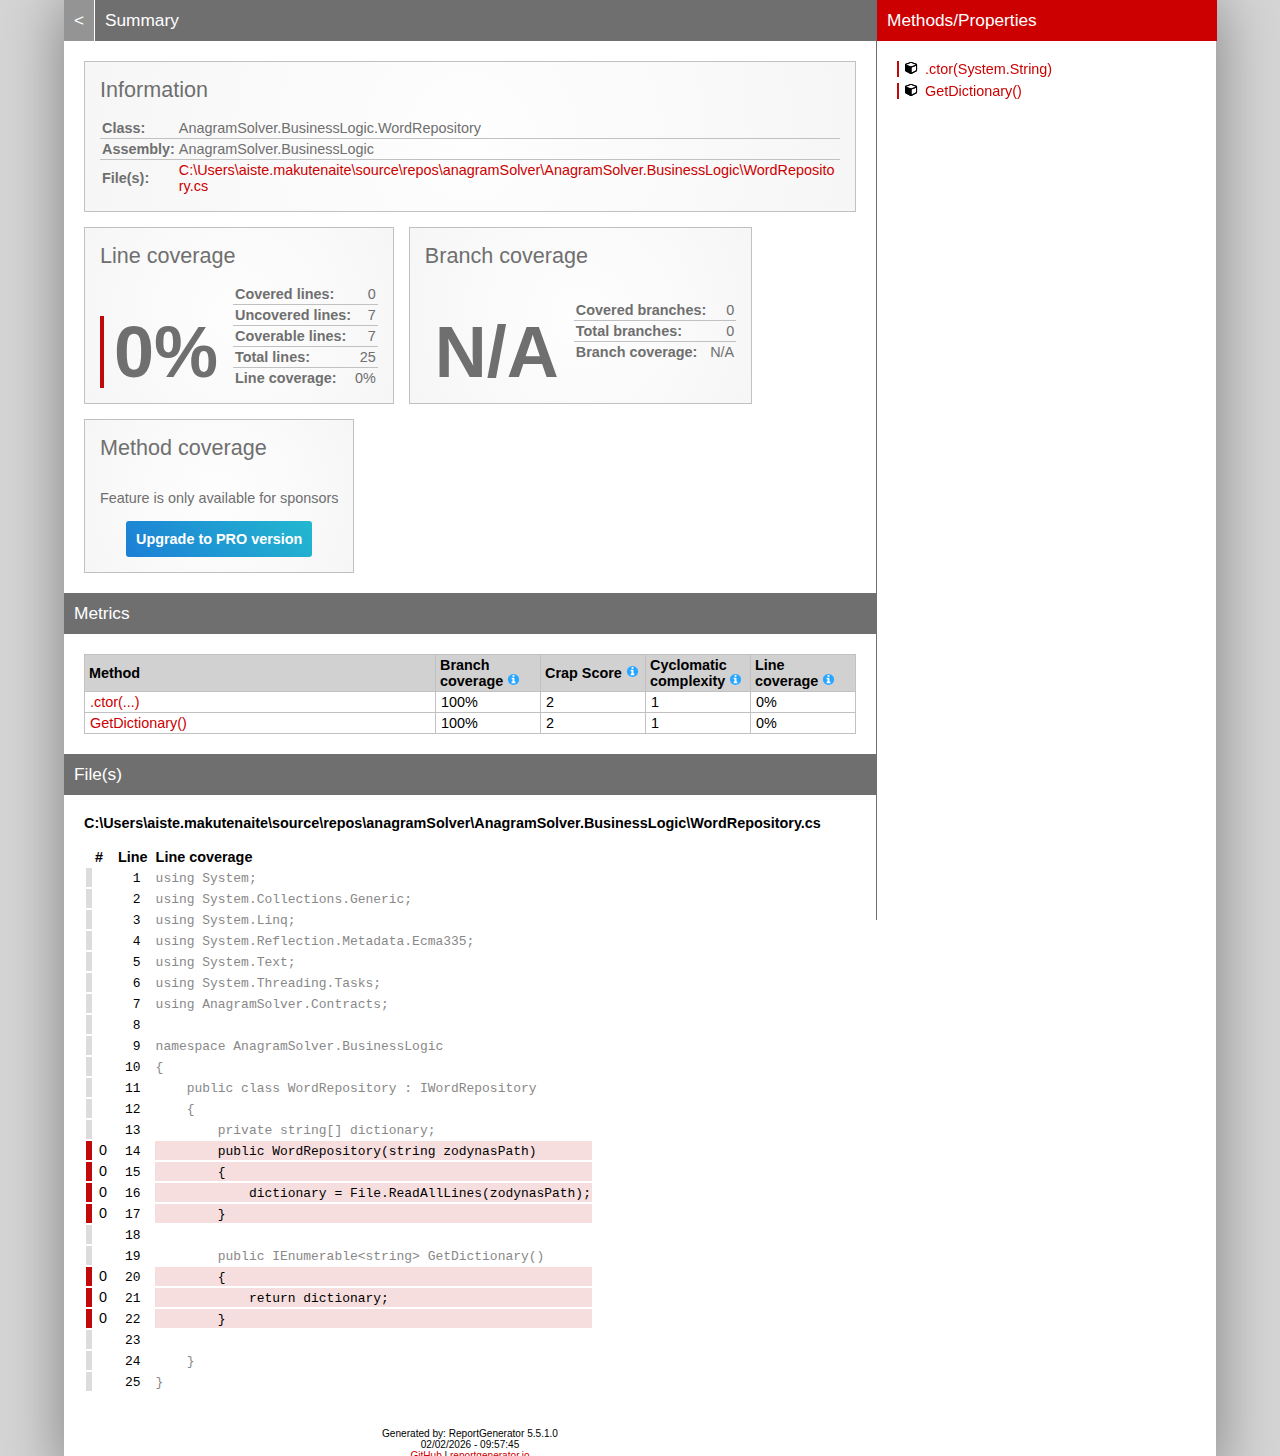
<file: coverage-report/AnagramSolver.BusinessLogic_WordRepository.html>
<!DOCTYPE html>
<html>
<head>
<meta charset="utf-8" />
<meta name="viewport" content="width=device-width, initial-scale=1.0" />
<meta http-equiv="X-UA-Compatible" content="IE=EDGE,chrome=1" />
<link href="[data-uri]" rel="icon" type="image/x-icon" />
<title>AnagramSolver.BusinessLogic.WordRepository - Coverage Report</title>
<link rel="stylesheet" type="text/css" href="report.css" />
</head><body><div class="container"><div class="containerleft">
<h1><a href="index.html" class="back">&lt;</a> Summary</h1>
<div class="card-group">
<div class="card">
<div class="card-header">Information</div>
<div class="card-body">
<div class="table">
<table>
<tr>
<th>Class:</th>
<td class="limit-width " title="AnagramSolver.BusinessLogic.WordRepository">AnagramSolver.BusinessLogic.WordRepository</td>
</tr>
<tr>
<th>Assembly:</th>
<td class="limit-width " title="AnagramSolver.BusinessLogic">AnagramSolver.BusinessLogic</td>
</tr>
<tr>
<th>File(s):</th>
<td class="overflow-wrap"><a href="#CUsersaistemakutenaitesourcereposanagramSolverAnagramSolverBusinessLogicWordRepositorycs" class="navigatetohash">C:\Users\aiste.makutenaite\source\repos\anagramSolver\AnagramSolver.BusinessLogic\WordRepository.cs</a></td>
</tr>
</table>
</div>
</div>
</div>
</div>
<div class="card-group">
<div class="card">
<div class="card-header">Line coverage</div>
<div class="card-body">
<div class="large cardpercentagebar cardpercentagebar100">0%</div>
<div class="table">
<table>
<tr>
<th>Covered lines:</th>
<td class="limit-width right" title="0">0</td>
</tr>
<tr>
<th>Uncovered lines:</th>
<td class="limit-width right" title="7">7</td>
</tr>
<tr>
<th>Coverable lines:</th>
<td class="limit-width right" title="7">7</td>
</tr>
<tr>
<th>Total lines:</th>
<td class="limit-width right" title="25">25</td>
</tr>
<tr>
<th>Line coverage:</th>
<td class="limit-width right" title="0 of 7">0%</td>
</tr>
</table>
</div>
</div>
</div>
<div class="card">
<div class="card-header">Branch coverage</div>
<div class="card-body">
<div class="large">N/A</div>
<div class="table">
<table>
<tr>
<th>Covered branches:</th>
<td class="limit-width right" title="0">0</td>
</tr>
<tr>
<th>Total branches:</th>
<td class="limit-width right" title="0">0</td>
</tr>
<tr>
<th>Branch coverage:</th>
<td class="limit-width right" title="N/A">N/A</td>
</tr>
</table>
</div>
</div>
</div>
<div class="card">
<div class="card-header">Method coverage</div>
<div class="card-body">
<div class="center">
<p>Feature is only available for sponsors</p>
<a class="pro-button" href="https://reportgenerator.io/pro" target="_blank">Upgrade to PRO version</a>
</div>
</div>
</div>
</div>
<h1>Metrics</h1>
<div class="table-responsive">
<table class="overview table-fixed">
<colgroup>
<col class="column-min-200" />
<col class="column105" />
<col class="column105" />
<col class="column105" />
<col class="column105" />
</colgroup>
<thead><tr><th>Method</th><th>Branch coverage <a href="https://en.wikipedia.org/wiki/Code_coverage" target="_blank"><i class="icon-info-circled"></i></a></th><th>Crap Score <a href="https://googletesting.blogspot.de/2011/02/this-code-is-crap.html" target="_blank"><i class="icon-info-circled"></i></a></th><th>Cyclomatic complexity <a href="https://en.wikipedia.org/wiki/Cyclomatic_complexity" target="_blank"><i class="icon-info-circled"></i></a></th><th>Line coverage <a href="https://en.wikipedia.org/wiki/Code_coverage" target="_blank"><i class="icon-info-circled"></i></a></th></tr></thead>
<tbody>
<tr><td title=".ctor(System.String)"><a href="#file0_line14" class="navigatetohash">.ctor(...)</a></td><td>100%</td><td>2</td><td>1</td><td>0%</td></tr>
<tr><td title="GetDictionary()"><a href="#file0_line20" class="navigatetohash">GetDictionary()</a></td><td>100%</td><td>2</td><td>1</td><td>0%</td></tr>
</tbody>
</table>
</div>
<h1>File(s)</h1>
<h2 id="CUsersaistemakutenaitesourcereposanagramSolverAnagramSolverBusinessLogicWordRepositorycs">C:\Users\aiste.makutenaite\source\repos\anagramSolver\AnagramSolver.BusinessLogic\WordRepository.cs</h2>
<div class="table-responsive">
<table class="lineAnalysis">
<thead><tr><th></th><th>#</th><th>Line</th><th></th><th>Line coverage</th></tr></thead>
<tbody>
<tr class="" title="Not coverable" data-coverage="{'AllTestMethods': {'VC': '', 'LVS': 'gray'}}"><td class="gray">&nbsp;</td><td class="leftmargin rightmargin right"></td><td class="rightmargin right"><a id="file0_line1"></a><code>1</code></td><td></td><td class="lightgray"><code>using&nbsp;System;</code></td></tr>
<tr class="" title="Not coverable" data-coverage="{'AllTestMethods': {'VC': '', 'LVS': 'gray'}}"><td class="gray">&nbsp;</td><td class="leftmargin rightmargin right"></td><td class="rightmargin right"><a id="file0_line2"></a><code>2</code></td><td></td><td class="lightgray"><code>using&nbsp;System.Collections.Generic;</code></td></tr>
<tr class="" title="Not coverable" data-coverage="{'AllTestMethods': {'VC': '', 'LVS': 'gray'}}"><td class="gray">&nbsp;</td><td class="leftmargin rightmargin right"></td><td class="rightmargin right"><a id="file0_line3"></a><code>3</code></td><td></td><td class="lightgray"><code>using&nbsp;System.Linq;</code></td></tr>
<tr class="" title="Not coverable" data-coverage="{'AllTestMethods': {'VC': '', 'LVS': 'gray'}}"><td class="gray">&nbsp;</td><td class="leftmargin rightmargin right"></td><td class="rightmargin right"><a id="file0_line4"></a><code>4</code></td><td></td><td class="lightgray"><code>using&nbsp;System.Reflection.Metadata.Ecma335;</code></td></tr>
<tr class="" title="Not coverable" data-coverage="{'AllTestMethods': {'VC': '', 'LVS': 'gray'}}"><td class="gray">&nbsp;</td><td class="leftmargin rightmargin right"></td><td class="rightmargin right"><a id="file0_line5"></a><code>5</code></td><td></td><td class="lightgray"><code>using&nbsp;System.Text;</code></td></tr>
<tr class="" title="Not coverable" data-coverage="{'AllTestMethods': {'VC': '', 'LVS': 'gray'}}"><td class="gray">&nbsp;</td><td class="leftmargin rightmargin right"></td><td class="rightmargin right"><a id="file0_line6"></a><code>6</code></td><td></td><td class="lightgray"><code>using&nbsp;System.Threading.Tasks;</code></td></tr>
<tr class="" title="Not coverable" data-coverage="{'AllTestMethods': {'VC': '', 'LVS': 'gray'}}"><td class="gray">&nbsp;</td><td class="leftmargin rightmargin right"></td><td class="rightmargin right"><a id="file0_line7"></a><code>7</code></td><td></td><td class="lightgray"><code>using&nbsp;AnagramSolver.Contracts;</code></td></tr>
<tr class="" title="Not coverable" data-coverage="{'AllTestMethods': {'VC': '', 'LVS': 'gray'}}"><td class="gray">&nbsp;</td><td class="leftmargin rightmargin right"></td><td class="rightmargin right"><a id="file0_line8"></a><code>8</code></td><td></td><td class="lightgray"><code></code></td></tr>
<tr class="" title="Not coverable" data-coverage="{'AllTestMethods': {'VC': '', 'LVS': 'gray'}}"><td class="gray">&nbsp;</td><td class="leftmargin rightmargin right"></td><td class="rightmargin right"><a id="file0_line9"></a><code>9</code></td><td></td><td class="lightgray"><code>namespace&nbsp;AnagramSolver.BusinessLogic</code></td></tr>
<tr class="" title="Not coverable" data-coverage="{'AllTestMethods': {'VC': '', 'LVS': 'gray'}}"><td class="gray">&nbsp;</td><td class="leftmargin rightmargin right"></td><td class="rightmargin right"><a id="file0_line10"></a><code>10</code></td><td></td><td class="lightgray"><code>{</code></td></tr>
<tr class="" title="Not coverable" data-coverage="{'AllTestMethods': {'VC': '', 'LVS': 'gray'}}"><td class="gray">&nbsp;</td><td class="leftmargin rightmargin right"></td><td class="rightmargin right"><a id="file0_line11"></a><code>11</code></td><td></td><td class="lightgray"><code>&nbsp;&nbsp;&nbsp;&nbsp;public&nbsp;class&nbsp;WordRepository&nbsp;:&nbsp;IWordRepository</code></td></tr>
<tr class="" title="Not coverable" data-coverage="{'AllTestMethods': {'VC': '', 'LVS': 'gray'}}"><td class="gray">&nbsp;</td><td class="leftmargin rightmargin right"></td><td class="rightmargin right"><a id="file0_line12"></a><code>12</code></td><td></td><td class="lightgray"><code>&nbsp;&nbsp;&nbsp;&nbsp;{</code></td></tr>
<tr class="" title="Not coverable" data-coverage="{'AllTestMethods': {'VC': '', 'LVS': 'gray'}}"><td class="gray">&nbsp;</td><td class="leftmargin rightmargin right"></td><td class="rightmargin right"><a id="file0_line13"></a><code>13</code></td><td></td><td class="lightgray"><code>&nbsp;&nbsp;&nbsp;&nbsp;&nbsp;&nbsp;&nbsp;&nbsp;private&nbsp;string[]&nbsp;dictionary;</code></td></tr>
<tr class="coverableline" title="Not covered (0 visits)" data-coverage="{'AllTestMethods': {'VC': '0', 'LVS': 'red'}}"><td class="red">&nbsp;</td><td class="leftmargin rightmargin right">0</td><td class="rightmargin right"><a id="file0_line14"></a><code>14</code></td><td></td><td class="lightred"><code>&nbsp;&nbsp;&nbsp;&nbsp;&nbsp;&nbsp;&nbsp;&nbsp;public&nbsp;WordRepository(string&nbsp;zodynasPath)</code></td></tr>
<tr class="coverableline" title="Not covered (0 visits)" data-coverage="{'AllTestMethods': {'VC': '0', 'LVS': 'red'}}"><td class="red">&nbsp;</td><td class="leftmargin rightmargin right">0</td><td class="rightmargin right"><a id="file0_line15"></a><code>15</code></td><td></td><td class="lightred"><code>&nbsp;&nbsp;&nbsp;&nbsp;&nbsp;&nbsp;&nbsp;&nbsp;{</code></td></tr>
<tr class="coverableline" title="Not covered (0 visits)" data-coverage="{'AllTestMethods': {'VC': '0', 'LVS': 'red'}}"><td class="red">&nbsp;</td><td class="leftmargin rightmargin right">0</td><td class="rightmargin right"><a id="file0_line16"></a><code>16</code></td><td></td><td class="lightred"><code>&nbsp;&nbsp;&nbsp;&nbsp;&nbsp;&nbsp;&nbsp;&nbsp;&nbsp;&nbsp;&nbsp;&nbsp;dictionary&nbsp;=&nbsp;File.ReadAllLines(zodynasPath);</code></td></tr>
<tr class="coverableline" title="Not covered (0 visits)" data-coverage="{'AllTestMethods': {'VC': '0', 'LVS': 'red'}}"><td class="red">&nbsp;</td><td class="leftmargin rightmargin right">0</td><td class="rightmargin right"><a id="file0_line17"></a><code>17</code></td><td></td><td class="lightred"><code>&nbsp;&nbsp;&nbsp;&nbsp;&nbsp;&nbsp;&nbsp;&nbsp;}</code></td></tr>
<tr class="" title="Not coverable" data-coverage="{'AllTestMethods': {'VC': '', 'LVS': 'gray'}}"><td class="gray">&nbsp;</td><td class="leftmargin rightmargin right"></td><td class="rightmargin right"><a id="file0_line18"></a><code>18</code></td><td></td><td class="lightgray"><code></code></td></tr>
<tr class="" title="Not coverable" data-coverage="{'AllTestMethods': {'VC': '', 'LVS': 'gray'}}"><td class="gray">&nbsp;</td><td class="leftmargin rightmargin right"></td><td class="rightmargin right"><a id="file0_line19"></a><code>19</code></td><td></td><td class="lightgray"><code>&nbsp;&nbsp;&nbsp;&nbsp;&nbsp;&nbsp;&nbsp;&nbsp;public&nbsp;IEnumerable&lt;string&gt;&nbsp;GetDictionary()</code></td></tr>
<tr class="coverableline" title="Not covered (0 visits)" data-coverage="{'AllTestMethods': {'VC': '0', 'LVS': 'red'}}"><td class="red">&nbsp;</td><td class="leftmargin rightmargin right">0</td><td class="rightmargin right"><a id="file0_line20"></a><code>20</code></td><td></td><td class="lightred"><code>&nbsp;&nbsp;&nbsp;&nbsp;&nbsp;&nbsp;&nbsp;&nbsp;{</code></td></tr>
<tr class="coverableline" title="Not covered (0 visits)" data-coverage="{'AllTestMethods': {'VC': '0', 'LVS': 'red'}}"><td class="red">&nbsp;</td><td class="leftmargin rightmargin right">0</td><td class="rightmargin right"><a id="file0_line21"></a><code>21</code></td><td></td><td class="lightred"><code>&nbsp;&nbsp;&nbsp;&nbsp;&nbsp;&nbsp;&nbsp;&nbsp;&nbsp;&nbsp;&nbsp;&nbsp;return&nbsp;dictionary;</code></td></tr>
<tr class="coverableline" title="Not covered (0 visits)" data-coverage="{'AllTestMethods': {'VC': '0', 'LVS': 'red'}}"><td class="red">&nbsp;</td><td class="leftmargin rightmargin right">0</td><td class="rightmargin right"><a id="file0_line22"></a><code>22</code></td><td></td><td class="lightred"><code>&nbsp;&nbsp;&nbsp;&nbsp;&nbsp;&nbsp;&nbsp;&nbsp;}</code></td></tr>
<tr class="" title="Not coverable" data-coverage="{'AllTestMethods': {'VC': '', 'LVS': 'gray'}}"><td class="gray">&nbsp;</td><td class="leftmargin rightmargin right"></td><td class="rightmargin right"><a id="file0_line23"></a><code>23</code></td><td></td><td class="lightgray"><code></code></td></tr>
<tr class="" title="Not coverable" data-coverage="{'AllTestMethods': {'VC': '', 'LVS': 'gray'}}"><td class="gray">&nbsp;</td><td class="leftmargin rightmargin right"></td><td class="rightmargin right"><a id="file0_line24"></a><code>24</code></td><td></td><td class="lightgray"><code>&nbsp;&nbsp;&nbsp;&nbsp;}</code></td></tr>
<tr class="" title="Not coverable" data-coverage="{'AllTestMethods': {'VC': '', 'LVS': 'gray'}}"><td class="gray">&nbsp;</td><td class="leftmargin rightmargin right"></td><td class="rightmargin right"><a id="file0_line25"></a><code>25</code></td><td></td><td class="lightgray"><code>}</code></td></tr>
</tbody>
</table>
</div>
<div class="footer">Generated by: ReportGenerator 5.5.1.0<br />02/02/2026 - 09:57:45<br /><a href="https://github.com/danielpalme/ReportGenerator">GitHub</a> | <a href="https://reportgenerator.io">reportgenerator.io</a></div></div>
<div class="containerright">
<div class="containerrightfixed">
<h1>Methods/Properties</h1>
<a href="#file0_line14" class="navigatetohash percentagebar percentagebar0" title="Line coverage: 0% - .ctor(System.String)"><i class="icon-cube"></i>.ctor(System.String)</a><br />
<a href="#file0_line20" class="navigatetohash percentagebar percentagebar0" title="Line coverage: 0% - GetDictionary()"><i class="icon-cube"></i>GetDictionary()</a><br />
<br/></div>
</div></div>
<script type="text/javascript">
/* <![CDATA[ */
(function() {
    var url = window.location.href;
    var startOfQueryString = url.indexOf('?');
    var queryString = startOfQueryString > -1 ? url.substr(startOfQueryString) : '';

    if (startOfQueryString > -1) {
        var i = 0, href= null;
        var css = document.getElementsByTagName('link');

        for (i = 0; i < css.length; i++) {
            if (css[i].getAttribute('rel') !== 'stylesheet') {
            continue;
            }

            href = css[i].getAttribute('href');

            if (href) {
            css[i].setAttribute('href', href + queryString);
            }
        }

        var links = document.getElementsByTagName('a');

        for (i = 0; i < links.length; i++) {
            href = links[i].getAttribute('href');

            if (href
                && !href.startsWith('http://')
                && !href.startsWith('https://')
                && !href.startsWith('#')
                && href.indexOf('?') === -1) {
            links[i].setAttribute('href', href + queryString);
            }
        }
    }

    var newScript = document.createElement('script');
    newScript.src = 'class.js' + queryString;
    document.getElementsByTagName('body')[0].appendChild(newScript);
})();
/* ]]> */ 
</script></body></html>
</file>
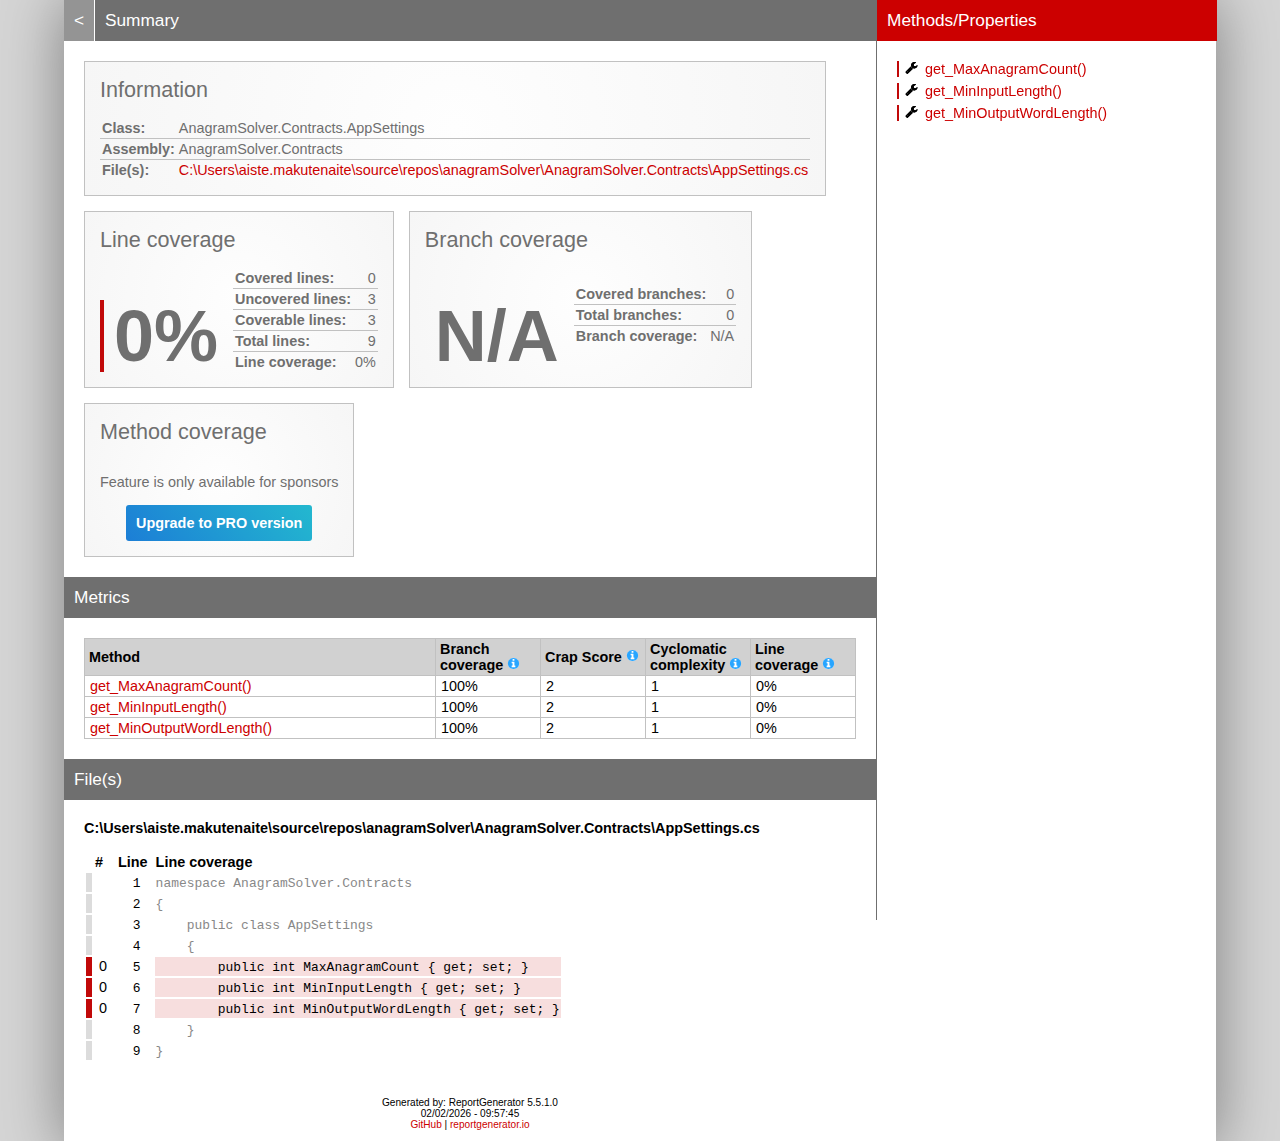
<file: coverage-report/AnagramSolver.Contracts_AppSettings.html>
<!DOCTYPE html>
<html>
<head>
<meta charset="utf-8" />
<meta name="viewport" content="width=device-width, initial-scale=1.0" />
<meta http-equiv="X-UA-Compatible" content="IE=EDGE,chrome=1" />
<link href="[data-uri]" rel="icon" type="image/x-icon" />
<title>AnagramSolver.Contracts.AppSettings - Coverage Report</title>
<link rel="stylesheet" type="text/css" href="report.css" />
</head><body><div class="container"><div class="containerleft">
<h1><a href="index.html" class="back">&lt;</a> Summary</h1>
<div class="card-group">
<div class="card">
<div class="card-header">Information</div>
<div class="card-body">
<div class="table">
<table>
<tr>
<th>Class:</th>
<td class="limit-width " title="AnagramSolver.Contracts.AppSettings">AnagramSolver.Contracts.AppSettings</td>
</tr>
<tr>
<th>Assembly:</th>
<td class="limit-width " title="AnagramSolver.Contracts">AnagramSolver.Contracts</td>
</tr>
<tr>
<th>File(s):</th>
<td class="overflow-wrap"><a href="#CUsersaistemakutenaitesourcereposanagramSolverAnagramSolverContractsAppSettingscs" class="navigatetohash">C:\Users\aiste.makutenaite\source\repos\anagramSolver\AnagramSolver.Contracts\AppSettings.cs</a></td>
</tr>
</table>
</div>
</div>
</div>
</div>
<div class="card-group">
<div class="card">
<div class="card-header">Line coverage</div>
<div class="card-body">
<div class="large cardpercentagebar cardpercentagebar100">0%</div>
<div class="table">
<table>
<tr>
<th>Covered lines:</th>
<td class="limit-width right" title="0">0</td>
</tr>
<tr>
<th>Uncovered lines:</th>
<td class="limit-width right" title="3">3</td>
</tr>
<tr>
<th>Coverable lines:</th>
<td class="limit-width right" title="3">3</td>
</tr>
<tr>
<th>Total lines:</th>
<td class="limit-width right" title="9">9</td>
</tr>
<tr>
<th>Line coverage:</th>
<td class="limit-width right" title="0 of 3">0%</td>
</tr>
</table>
</div>
</div>
</div>
<div class="card">
<div class="card-header">Branch coverage</div>
<div class="card-body">
<div class="large">N/A</div>
<div class="table">
<table>
<tr>
<th>Covered branches:</th>
<td class="limit-width right" title="0">0</td>
</tr>
<tr>
<th>Total branches:</th>
<td class="limit-width right" title="0">0</td>
</tr>
<tr>
<th>Branch coverage:</th>
<td class="limit-width right" title="N/A">N/A</td>
</tr>
</table>
</div>
</div>
</div>
<div class="card">
<div class="card-header">Method coverage</div>
<div class="card-body">
<div class="center">
<p>Feature is only available for sponsors</p>
<a class="pro-button" href="https://reportgenerator.io/pro" target="_blank">Upgrade to PRO version</a>
</div>
</div>
</div>
</div>
<h1>Metrics</h1>
<div class="table-responsive">
<table class="overview table-fixed">
<colgroup>
<col class="column-min-200" />
<col class="column105" />
<col class="column105" />
<col class="column105" />
<col class="column105" />
</colgroup>
<thead><tr><th>Method</th><th>Branch coverage <a href="https://en.wikipedia.org/wiki/Code_coverage" target="_blank"><i class="icon-info-circled"></i></a></th><th>Crap Score <a href="https://googletesting.blogspot.de/2011/02/this-code-is-crap.html" target="_blank"><i class="icon-info-circled"></i></a></th><th>Cyclomatic complexity <a href="https://en.wikipedia.org/wiki/Cyclomatic_complexity" target="_blank"><i class="icon-info-circled"></i></a></th><th>Line coverage <a href="https://en.wikipedia.org/wiki/Code_coverage" target="_blank"><i class="icon-info-circled"></i></a></th></tr></thead>
<tbody>
<tr><td title="get_MaxAnagramCount()"><a href="#file0_line5" class="navigatetohash">get_MaxAnagramCount()</a></td><td>100%</td><td>2</td><td>1</td><td>0%</td></tr>
<tr><td title="get_MinInputLength()"><a href="#file0_line6" class="navigatetohash">get_MinInputLength()</a></td><td>100%</td><td>2</td><td>1</td><td>0%</td></tr>
<tr><td title="get_MinOutputWordLength()"><a href="#file0_line7" class="navigatetohash">get_MinOutputWordLength()</a></td><td>100%</td><td>2</td><td>1</td><td>0%</td></tr>
</tbody>
</table>
</div>
<h1>File(s)</h1>
<h2 id="CUsersaistemakutenaitesourcereposanagramSolverAnagramSolverContractsAppSettingscs">C:\Users\aiste.makutenaite\source\repos\anagramSolver\AnagramSolver.Contracts\AppSettings.cs</h2>
<div class="table-responsive">
<table class="lineAnalysis">
<thead><tr><th></th><th>#</th><th>Line</th><th></th><th>Line coverage</th></tr></thead>
<tbody>
<tr class="" title="Not coverable" data-coverage="{'AllTestMethods': {'VC': '', 'LVS': 'gray'}}"><td class="gray">&nbsp;</td><td class="leftmargin rightmargin right"></td><td class="rightmargin right"><a id="file0_line1"></a><code>1</code></td><td></td><td class="lightgray"><code>namespace&nbsp;AnagramSolver.Contracts</code></td></tr>
<tr class="" title="Not coverable" data-coverage="{'AllTestMethods': {'VC': '', 'LVS': 'gray'}}"><td class="gray">&nbsp;</td><td class="leftmargin rightmargin right"></td><td class="rightmargin right"><a id="file0_line2"></a><code>2</code></td><td></td><td class="lightgray"><code>{</code></td></tr>
<tr class="" title="Not coverable" data-coverage="{'AllTestMethods': {'VC': '', 'LVS': 'gray'}}"><td class="gray">&nbsp;</td><td class="leftmargin rightmargin right"></td><td class="rightmargin right"><a id="file0_line3"></a><code>3</code></td><td></td><td class="lightgray"><code>&nbsp;&nbsp;&nbsp;&nbsp;public&nbsp;class&nbsp;AppSettings</code></td></tr>
<tr class="" title="Not coverable" data-coverage="{'AllTestMethods': {'VC': '', 'LVS': 'gray'}}"><td class="gray">&nbsp;</td><td class="leftmargin rightmargin right"></td><td class="rightmargin right"><a id="file0_line4"></a><code>4</code></td><td></td><td class="lightgray"><code>&nbsp;&nbsp;&nbsp;&nbsp;{</code></td></tr>
<tr class="coverableline" title="Not covered (0 visits)" data-coverage="{'AllTestMethods': {'VC': '0', 'LVS': 'red'}}"><td class="red">&nbsp;</td><td class="leftmargin rightmargin right">0</td><td class="rightmargin right"><a id="file0_line5"></a><code>5</code></td><td></td><td class="lightred"><code>&nbsp;&nbsp;&nbsp;&nbsp;&nbsp;&nbsp;&nbsp;&nbsp;public&nbsp;int&nbsp;MaxAnagramCount&nbsp;{&nbsp;get;&nbsp;set;&nbsp;}</code></td></tr>
<tr class="coverableline" title="Not covered (0 visits)" data-coverage="{'AllTestMethods': {'VC': '0', 'LVS': 'red'}}"><td class="red">&nbsp;</td><td class="leftmargin rightmargin right">0</td><td class="rightmargin right"><a id="file0_line6"></a><code>6</code></td><td></td><td class="lightred"><code>&nbsp;&nbsp;&nbsp;&nbsp;&nbsp;&nbsp;&nbsp;&nbsp;public&nbsp;int&nbsp;MinInputLength&nbsp;{&nbsp;get;&nbsp;set;&nbsp;}</code></td></tr>
<tr class="coverableline" title="Not covered (0 visits)" data-coverage="{'AllTestMethods': {'VC': '0', 'LVS': 'red'}}"><td class="red">&nbsp;</td><td class="leftmargin rightmargin right">0</td><td class="rightmargin right"><a id="file0_line7"></a><code>7</code></td><td></td><td class="lightred"><code>&nbsp;&nbsp;&nbsp;&nbsp;&nbsp;&nbsp;&nbsp;&nbsp;public&nbsp;int&nbsp;MinOutputWordLength&nbsp;{&nbsp;get;&nbsp;set;&nbsp;}</code></td></tr>
<tr class="" title="Not coverable" data-coverage="{'AllTestMethods': {'VC': '', 'LVS': 'gray'}}"><td class="gray">&nbsp;</td><td class="leftmargin rightmargin right"></td><td class="rightmargin right"><a id="file0_line8"></a><code>8</code></td><td></td><td class="lightgray"><code>&nbsp;&nbsp;&nbsp;&nbsp;}</code></td></tr>
<tr class="" title="Not coverable" data-coverage="{'AllTestMethods': {'VC': '', 'LVS': 'gray'}}"><td class="gray">&nbsp;</td><td class="leftmargin rightmargin right"></td><td class="rightmargin right"><a id="file0_line9"></a><code>9</code></td><td></td><td class="lightgray"><code>}</code></td></tr>
</tbody>
</table>
</div>
<div class="footer">Generated by: ReportGenerator 5.5.1.0<br />02/02/2026 - 09:57:45<br /><a href="https://github.com/danielpalme/ReportGenerator">GitHub</a> | <a href="https://reportgenerator.io">reportgenerator.io</a></div></div>
<div class="containerright">
<div class="containerrightfixed">
<h1>Methods/Properties</h1>
<a href="#file0_line5" class="navigatetohash percentagebar percentagebar0" title="Line coverage: 0% - get_MaxAnagramCount()"><i class="icon-wrench"></i>get_MaxAnagramCount()</a><br />
<a href="#file0_line6" class="navigatetohash percentagebar percentagebar0" title="Line coverage: 0% - get_MinInputLength()"><i class="icon-wrench"></i>get_MinInputLength()</a><br />
<a href="#file0_line7" class="navigatetohash percentagebar percentagebar0" title="Line coverage: 0% - get_MinOutputWordLength()"><i class="icon-wrench"></i>get_MinOutputWordLength()</a><br />
<br/></div>
</div></div>
<script type="text/javascript">
/* <![CDATA[ */
(function() {
    var url = window.location.href;
    var startOfQueryString = url.indexOf('?');
    var queryString = startOfQueryString > -1 ? url.substr(startOfQueryString) : '';

    if (startOfQueryString > -1) {
        var i = 0, href= null;
        var css = document.getElementsByTagName('link');

        for (i = 0; i < css.length; i++) {
            if (css[i].getAttribute('rel') !== 'stylesheet') {
            continue;
            }

            href = css[i].getAttribute('href');

            if (href) {
            css[i].setAttribute('href', href + queryString);
            }
        }

        var links = document.getElementsByTagName('a');

        for (i = 0; i < links.length; i++) {
            href = links[i].getAttribute('href');

            if (href
                && !href.startsWith('http://')
                && !href.startsWith('https://')
                && !href.startsWith('#')
                && href.indexOf('?') === -1) {
            links[i].setAttribute('href', href + queryString);
            }
        }
    }

    var newScript = document.createElement('script');
    newScript.src = 'class.js' + queryString;
    document.getElementsByTagName('body')[0].appendChild(newScript);
})();
/* ]]> */ 
</script></body></html>
</file>
<file: coverage-report/report.css>
:root {
    color-scheme: light;
    --green: #0aad0a;
    --lightgreen: #dcf4dc;
}

html { font-family: sans-serif; margin: 0; padding: 0; font-size: 0.9em; background-color: #d6d6d6; height: 100%; }
body { margin: 0; padding: 0; height: 100%; color: #000; }
h1 { font-family: 'Century Gothic', sans-serif; font-size: 1.2em; font-weight: normal; color: #fff; background-color: #6f6f6f; padding: 10px; margin: 20px -20px 20px -20px;  }
h1:first-of-type { margin-top: 0; }
h2 { font-size: 1.0em; font-weight: bold; margin: 10px 0 15px 0; padding: 0; }
h3 { font-size: 1.0em; font-weight: bold; margin: 0 0 10px 0; padding: 0; display: inline-block; }
input, select, button { border: 1px solid #767676; border-radius: 0; }
button { background-color: #ddd; cursor: pointer; }
a { color: #c00; text-decoration: none; }
a:hover { color: #000; text-decoration: none; }
h1 a.back { color: #fff; background-color: #949494; display: inline-block; margin: -12px 5px -10px -10px; padding: 10px; border-right: 1px solid #fff; }
h1 a.back:hover { background-color: #ccc; }
h1 a.button { color: #000; background-color: #bebebe; margin: -5px 0 0 10px; padding: 5px 8px 5px 8px; border: 1px solid #fff; font-size: 0.9em; border-radius: 3px; float:right; }
h1 a.button:hover { background-color: #ccc; }
h1 a.button i { position: relative; top: 1px; }

.container { margin: auto; max-width: 1650px; width: 90%; background-color: #fff; display: flex; box-shadow: 0 0 60px #7d7d7d; min-height: 100%; }
.containerleft { padding: 0 20px 20px 20px; flex: 1; min-width: 1%; }
.containerright { width: 340px; min-width: 340px; background-color: #e5e5e5; height: 100%; }
.containerrightfixed { position: fixed; padding: 0 20px 20px 20px; border-left: 1px solid #6f6f6f; width: 300px; overflow-y: auto; height: 100%; top: 0; bottom: 0; }
.containerrightfixed h1 { background-color: #c00; }
.containerrightfixed label, .containerright a { white-space: nowrap; overflow: hidden; display: inline-block; width: 100%; max-width: 300px; text-overflow: ellipsis; }
.containerright a { margin-bottom: 3px; }

@media screen and (max-width:1200px){ 
    .container { box-shadow: none; width: 100%; }
    .containerright { display: none; }
}

.popup-container { position: fixed; left: 0; right: 0; top: 0; bottom: 0; background-color: rgb(0, 0, 0, 0.6); z-index: 100; }
.popup { position: absolute; top: 50%; right: 50%; transform: translate(50%,-50%); background-color: #fff; padding: 25px; border-radius: 15px; min-width: 300px; }
.popup .close { text-align: right; color: #979797; font-size: 25px;position: relative; left: 10px; bottom: 10px; cursor: pointer; }

.footer { font-size: 0.7em; text-align: center; margin-top: 35px; }

.card-group { display: flex; flex-wrap: wrap; margin-top: -15px; margin-left: -15px; }
.card-group + .card-group { margin-top: 0; }
.card-group .card { margin-top: 15px; margin-left: 15px; display: flex; flex-direction: column; background-color: #e4e4e4; background: radial-gradient(circle, #fefefe 0%, #f6f6f6 100%); border: 1px solid #c1c1c1; padding: 15px; color: #6f6f6f; max-width: 100% }
.card-group .card .card-header { font-size: 1.5rem; font-family: 'Century Gothic', sans-serif; margin-bottom: 15px; flex-grow: 1; }
.card-group .card .card-body { display: flex; flex-direction: row; gap: 15px; flex-grow: 1; }
.card-group .card .card-body div.table { display: flex; flex-direction: column; }
.card-group .card .large { font-size: 5rem; line-height: 5rem; font-weight: bold; align-self: flex-end; border-left-width: 4px; padding-left: 10px; }
.card-group .card table { align-self: flex-end; border-collapse: collapse; }
.card-group .card table tr { border-bottom: 1px solid #c1c1c1; }
.card-group .card table tr:hover { background-color: #c1c1c1; }
.card-group .card table tr:last-child { border-bottom: none; }
.card-group .card table th, .card-group .card table td { padding: 2px; }
.card-group td.limit-width { max-width: 200px; text-overflow: ellipsis; overflow: hidden; }
.card-group td.overflow-wrap { overflow-wrap: anywhere; }

.pro-button { color: #fff; background-color: #20A0D2; background-image: linear-gradient(50deg, #1c7ed6 0%, #23b8cf 100%); padding: 10px; border-radius: 3px; font-weight: bold; display: inline-block; }
.pro-button:hover { color: #fff; background-color: #1C8EB7; background-image: linear-gradient(50deg, #1A6FBA 0%, #1EA1B5 100%); }
.pro-button-tiny { border-radius: 10px; padding: 3px 8px; }

th { text-align: left; }
.table-fixed { table-layout: fixed; }
.table-responsive { overflow-x: auto; }
.table-responsive::-webkit-scrollbar { height: 20px; }
.table-responsive::-webkit-scrollbar-thumb { background-color: #6f6f6f; border-radius: 20px; border: 5px solid #fff; }
.overview { border: 1px solid #c1c1c1; border-collapse: collapse; width: 100%; word-wrap: break-word; }
.overview th { border: 1px solid #c1c1c1; border-collapse: collapse; padding: 2px 4px 2px 4px; background-color: #ddd; }
.overview tr.namespace th { background-color: #dcdcdc; }
.overview thead th { background-color: #d1d1d1; }
.overview th a { color: #000; }
.overview tr.namespace a { margin-left: 15px; display: block; }
.overview td { border: 1px solid #c1c1c1; border-collapse: collapse; padding: 2px 5px 2px 5px; }
.overview tr.filterbar td { height: 60px; }
.overview tr.header th { background-color: #d1d1d1; }
.overview tr.header th:nth-child(2n+1) { background-color: #ddd; }
.overview tr.header th:first-child { border-left: 1px solid #fff; border-top: 1px solid #fff; background-color: #fff; }
.overview tbody tr:hover>td { background-color: #b0b0b0; }

div.currenthistory { margin: -2px -5px 0 -5px; padding: 2px 5px 2px 5px; height: 16px; }
.coverage { border-collapse: collapse; font-size: 5px; height: 10px; }
.coverage td { padding: 0; border: none; }
.stripped tr:nth-child(2n+1) { background-color: #F3F3F3; }

.customizebox { font-size: 0.75em; margin-bottom: 7px; display: grid; grid-template-columns: 1fr; grid-template-rows: auto auto auto auto; grid-column-gap: 10px; grid-row-gap: 10px; }
.customizebox>div { align-self: end; }
.customizebox div.col-right input { width: 150px; }

@media screen and (min-width: 1000px) {
  .customizebox { grid-template-columns: repeat(4, 1fr); grid-template-rows: 1fr; }
  .customizebox div.col-center { justify-self: center; }
  .customizebox div.col-right { justify-self: end; }
}
.slider-label { position: relative; left: 85px; }

.percentagebar {
    padding-left: 3px;
}
a.percentagebar {
    padding-left: 6px;
}
.percentagebarundefined {
    border-left: 2px solid #fff;
}
.percentagebar0 {
    border-left: 2px solid #c10909;
}
.percentagebar10 {
    border-left: 2px solid;
    border-image: linear-gradient(to bottom, #c10909 90%, var(--green) 90%, var(--green) 100%) 1;
}
.percentagebar20 {
    border-left: 2px solid;
    border-image: linear-gradient(to bottom, #c10909 80%, var(--green) 80%, var(--green) 100%) 1;
}
.percentagebar30 {
    border-left: 2px solid;
    border-image: linear-gradient(to bottom, #c10909 70%, var(--green) 70%, var(--green) 100%) 1;
}
.percentagebar40 {
    border-left: 2px solid;
    border-image: linear-gradient(to bottom, #c10909 60%, var(--green) 60%, var(--green) 100%) 1;
}
.percentagebar50 {
    border-left: 2px solid;
    border-image: linear-gradient(to bottom, #c10909 50%, var(--green) 50%, var(--green) 100%) 1;
}
.percentagebar60 {
    border-left: 2px solid;
    border-image: linear-gradient(to bottom, #c10909 40%, var(--green) 40%, var(--green) 100%) 1;
}
.percentagebar70 {
    border-left: 2px solid;
    border-image: linear-gradient(to bottom, #c10909 30%, var(--green) 30%, var(--green) 100%) 1;
}
.percentagebar80 {
    border-left: 2px solid;
    border-image: linear-gradient(to bottom, #c10909 20%, var(--green) 20%, var(--green) 100%) 1;
}
.percentagebar90 {
    border-left: 2px solid;
    border-image: linear-gradient(to bottom, #c10909 10%, var(--green) 10%, var(--green) 100%) 1;
}
.percentagebar100 {
    border-left: 2px solid var(--green);
}

.mt-1 { margin-top: 4px; }
.hidden, .ng-hide { display: none; }
.right { text-align: right; }
.center { text-align: center; }
.rightmargin  { padding-right: 8px; }
.leftmargin { padding-left: 5px; }
.green { background-color: var(--green); }
.lightgreen { background-color: var(--lightgreen); }
.red { background-color: #c10909; }
.lightred { background-color: #f7dede; }
.orange { background-color: #FFA500; }
.lightorange { background-color: #FFEFD5; }
.gray { background-color: #dcdcdc; }
.lightgray { color: #888888; }
.lightgraybg { background-color: #dadada; }

code { font-family: Consolas, monospace; font-size: 0.9em; }

.toggleZoom { text-align:right; }

.historychart svg { max-width: 100%; }
.ct-chart { position: relative; }
.ct-chart .ct-line { stroke-width: 2px !important; }
.ct-chart .ct-point { stroke-width: 6px !important; transition: stroke-width .2s; }
.ct-chart .ct-point:hover { stroke-width: 10px !important; }
.ct-chart .ct-series.ct-series-a .ct-line, .ct-chart .ct-series.ct-series-a .ct-point { stroke: #c00 !important;}
.ct-chart .ct-series.ct-series-b .ct-line, .ct-chart .ct-series.ct-series-b .ct-point { stroke: #1c2298 !important;}
.ct-chart .ct-series.ct-series-c .ct-line, .ct-chart .ct-series.ct-series-c .ct-point { stroke: #0aad0a !important;}
.ct-chart .ct-series.ct-series-d .ct-line, .ct-chart .ct-series.ct-series-d .ct-point { stroke: #FF6A00 !important;}

.tinylinecoveragechart, .tinybranchcoveragechart, .tinymethodcoveragechart, .tinyfullmethodcoveragechart { background-color: #fff; margin-left: -3px; float: left; border: 1px solid #c1c1c1; width: 30px; height: 18px; }
.historiccoverageoffset { margin-top: 7px; }

.tinylinecoveragechart .ct-line, .tinybranchcoveragechart .ct-line, .tinymethodcoveragechart .ct-line, .tinyfullmethodcoveragechart .ct-line { stroke-width: 1px !important; }
.tinybranchcoveragechart .ct-series.ct-series-a .ct-line { stroke: #1c2298 !important; }
.tinymethodcoveragechart .ct-series.ct-series-a .ct-line { stroke: #0aad0a !important; }
.tinyfullmethodcoveragechart .ct-series.ct-series-a .ct-line { stroke: #FF6A00 !important; }

.linecoverage { background-color: #c00; width: 10px; height: 8px; border: 1px solid #000; display: inline-block; }
.branchcoverage { background-color: #1c2298; width: 10px; height: 8px; border: 1px solid #000; display: inline-block; }
.codeelementcoverage { background-color: #0aad0a; width: 10px; height: 8px; border: 1px solid #000; display: inline-block; }
.fullcodeelementcoverage { background-color: #FF6A00; width: 10px; height: 8px; border: 1px solid #000; display: inline-block; }

.tooltip { position: absolute; display: none; padding: 5px; background: #F4C63D; color: #453D3F; pointer-events: none; z-index: 1; min-width: 250px; }

.column-min-200 { min-width: 200px; }
.column70 { width: 70px; }
.column90 { width: 90px; }
.column98 { width: 98px; }
.column100 { width: 100px; }
.column105 { width: 105px; }
.column112 { width: 112px; }

.cardpercentagebar { border-left-style: solid; }
.cardpercentagebar0 { border-image: linear-gradient(to bottom, #c10909 0%, #c10909 0%, var(--green) 0%) 1; }
.cardpercentagebar1 { border-image: linear-gradient(to bottom, #c10909 1%, #c10909 1%, var(--green) 1%) 1; }
.cardpercentagebar2 { border-image: linear-gradient(to bottom, #c10909 2%, #c10909 2%, var(--green) 2%) 1; }
.cardpercentagebar3 { border-image: linear-gradient(to bottom, #c10909 3%, #c10909 3%, var(--green) 3%) 1; }
.cardpercentagebar4 { border-image: linear-gradient(to bottom, #c10909 4%, #c10909 4%, var(--green) 4%) 1; }
.cardpercentagebar5 { border-image: linear-gradient(to bottom, #c10909 5%, #c10909 5%, var(--green) 5%) 1; }
.cardpercentagebar6 { border-image: linear-gradient(to bottom, #c10909 6%, #c10909 6%, var(--green) 6%) 1; }
.cardpercentagebar7 { border-image: linear-gradient(to bottom, #c10909 7%, #c10909 7%, var(--green) 7%) 1; }
.cardpercentagebar8 { border-image: linear-gradient(to bottom, #c10909 8%, #c10909 8%, var(--green) 8%) 1; }
.cardpercentagebar9 { border-image: linear-gradient(to bottom, #c10909 9%, #c10909 9%, var(--green) 9%) 1; }
.cardpercentagebar10 { border-image: linear-gradient(to bottom, #c10909 0%, #c10909 10%, var(--green) 10%) 1; }
.cardpercentagebar11 { border-image: linear-gradient(to bottom, #c10909 0%, #c10909 11%, var(--green) 11%) 1; }
.cardpercentagebar12 { border-image: linear-gradient(to bottom, #c10909 0%, #c10909 12%, var(--green) 12%) 1; }
.cardpercentagebar13 { border-image: linear-gradient(to bottom, #c10909 0%, #c10909 13%, var(--green) 13%) 1; }
.cardpercentagebar14 { border-image: linear-gradient(to bottom, #c10909 0%, #c10909 14%, var(--green) 14%) 1; }
.cardpercentagebar15 { border-image: linear-gradient(to bottom, #c10909 0%, #c10909 15%, var(--green) 15%) 1; }
.cardpercentagebar16 { border-image: linear-gradient(to bottom, #c10909 0%, #c10909 16%, var(--green) 16%) 1; }
.cardpercentagebar17 { border-image: linear-gradient(to bottom, #c10909 0%, #c10909 17%, var(--green) 17%) 1; }
.cardpercentagebar18 { border-image: linear-gradient(to bottom, #c10909 0%, #c10909 18%, var(--green) 18%) 1; }
.cardpercentagebar19 { border-image: linear-gradient(to bottom, #c10909 0%, #c10909 19%, var(--green) 19%) 1; }
.cardpercentagebar20 { border-image: linear-gradient(to bottom, #c10909 0%, #c10909 20%, var(--green) 20%) 1; }
.cardpercentagebar21 { border-image: linear-gradient(to bottom, #c10909 0%, #c10909 21%, var(--green) 21%) 1; }
.cardpercentagebar22 { border-image: linear-gradient(to bottom, #c10909 0%, #c10909 22%, var(--green) 22%) 1; }
.cardpercentagebar23 { border-image: linear-gradient(to bottom, #c10909 0%, #c10909 23%, var(--green) 23%) 1; }
.cardpercentagebar24 { border-image: linear-gradient(to bottom, #c10909 0%, #c10909 24%, var(--green) 24%) 1; }
.cardpercentagebar25 { border-image: linear-gradient(to bottom, #c10909 0%, #c10909 25%, var(--green) 25%) 1; }
.cardpercentagebar26 { border-image: linear-gradient(to bottom, #c10909 0%, #c10909 26%, var(--green) 26%) 1; }
.cardpercentagebar27 { border-image: linear-gradient(to bottom, #c10909 0%, #c10909 27%, var(--green) 27%) 1; }
.cardpercentagebar28 { border-image: linear-gradient(to bottom, #c10909 0%, #c10909 28%, var(--green) 28%) 1; }
.cardpercentagebar29 { border-image: linear-gradient(to bottom, #c10909 0%, #c10909 29%, var(--green) 29%) 1; }
.cardpercentagebar30 { border-image: linear-gradient(to bottom, #c10909 0%, #c10909 30%, var(--green) 30%) 1; }
.cardpercentagebar31 { border-image: linear-gradient(to bottom, #c10909 0%, #c10909 31%, var(--green) 31%) 1; }
.cardpercentagebar32 { border-image: linear-gradient(to bottom, #c10909 0%, #c10909 32%, var(--green) 32%) 1; }
.cardpercentagebar33 { border-image: linear-gradient(to bottom, #c10909 0%, #c10909 33%, var(--green) 33%) 1; }
.cardpercentagebar34 { border-image: linear-gradient(to bottom, #c10909 0%, #c10909 34%, var(--green) 34%) 1; }
.cardpercentagebar35 { border-image: linear-gradient(to bottom, #c10909 0%, #c10909 35%, var(--green) 35%) 1; }
.cardpercentagebar36 { border-image: linear-gradient(to bottom, #c10909 0%, #c10909 36%, var(--green) 36%) 1; }
.cardpercentagebar37 { border-image: linear-gradient(to bottom, #c10909 0%, #c10909 37%, var(--green) 37%) 1; }
.cardpercentagebar38 { border-image: linear-gradient(to bottom, #c10909 0%, #c10909 38%, var(--green) 38%) 1; }
.cardpercentagebar39 { border-image: linear-gradient(to bottom, #c10909 0%, #c10909 39%, var(--green) 39%) 1; }
.cardpercentagebar40 { border-image: linear-gradient(to bottom, #c10909 0%, #c10909 40%, var(--green) 40%) 1; }
.cardpercentagebar41 { border-image: linear-gradient(to bottom, #c10909 0%, #c10909 41%, var(--green) 41%) 1; }
.cardpercentagebar42 { border-image: linear-gradient(to bottom, #c10909 0%, #c10909 42%, var(--green) 42%) 1; }
.cardpercentagebar43 { border-image: linear-gradient(to bottom, #c10909 0%, #c10909 43%, var(--green) 43%) 1; }
.cardpercentagebar44 { border-image: linear-gradient(to bottom, #c10909 0%, #c10909 44%, var(--green) 44%) 1; }
.cardpercentagebar45 { border-image: linear-gradient(to bottom, #c10909 0%, #c10909 45%, var(--green) 45%) 1; }
.cardpercentagebar46 { border-image: linear-gradient(to bottom, #c10909 0%, #c10909 46%, var(--green) 46%) 1; }
.cardpercentagebar47 { border-image: linear-gradient(to bottom, #c10909 0%, #c10909 47%, var(--green) 47%) 1; }
.cardpercentagebar48 { border-image: linear-gradient(to bottom, #c10909 0%, #c10909 48%, var(--green) 48%) 1; }
.cardpercentagebar49 { border-image: linear-gradient(to bottom, #c10909 0%, #c10909 49%, var(--green) 49%) 1; }
.cardpercentagebar50 { border-image: linear-gradient(to bottom, #c10909 0%, #c10909 50%, var(--green) 50%) 1; }
.cardpercentagebar51 { border-image: linear-gradient(to bottom, #c10909 0%, #c10909 51%, var(--green) 51%) 1; }
.cardpercentagebar52 { border-image: linear-gradient(to bottom, #c10909 0%, #c10909 52%, var(--green) 52%) 1; }
.cardpercentagebar53 { border-image: linear-gradient(to bottom, #c10909 0%, #c10909 53%, var(--green) 53%) 1; }
.cardpercentagebar54 { border-image: linear-gradient(to bottom, #c10909 0%, #c10909 54%, var(--green) 54%) 1; }
.cardpercentagebar55 { border-image: linear-gradient(to bottom, #c10909 0%, #c10909 55%, var(--green) 55%) 1; }
.cardpercentagebar56 { border-image: linear-gradient(to bottom, #c10909 0%, #c10909 56%, var(--green) 56%) 1; }
.cardpercentagebar57 { border-image: linear-gradient(to bottom, #c10909 0%, #c10909 57%, var(--green) 57%) 1; }
.cardpercentagebar58 { border-image: linear-gradient(to bottom, #c10909 0%, #c10909 58%, var(--green) 58%) 1; }
.cardpercentagebar59 { border-image: linear-gradient(to bottom, #c10909 0%, #c10909 59%, var(--green) 59%) 1; }
.cardpercentagebar60 { border-image: linear-gradient(to bottom, #c10909 0%, #c10909 60%, var(--green) 60%) 1; }
.cardpercentagebar61 { border-image: linear-gradient(to bottom, #c10909 0%, #c10909 61%, var(--green) 61%) 1; }
.cardpercentagebar62 { border-image: linear-gradient(to bottom, #c10909 0%, #c10909 62%, var(--green) 62%) 1; }
.cardpercentagebar63 { border-image: linear-gradient(to bottom, #c10909 0%, #c10909 63%, var(--green) 63%) 1; }
.cardpercentagebar64 { border-image: linear-gradient(to bottom, #c10909 0%, #c10909 64%, var(--green) 64%) 1; }
.cardpercentagebar65 { border-image: linear-gradient(to bottom, #c10909 0%, #c10909 65%, var(--green) 65%) 1; }
.cardpercentagebar66 { border-image: linear-gradient(to bottom, #c10909 0%, #c10909 66%, var(--green) 66%) 1; }
.cardpercentagebar67 { border-image: linear-gradient(to bottom, #c10909 0%, #c10909 67%, var(--green) 67%) 1; }
.cardpercentagebar68 { border-image: linear-gradient(to bottom, #c10909 0%, #c10909 68%, var(--green) 68%) 1; }
.cardpercentagebar69 { border-image: linear-gradient(to bottom, #c10909 0%, #c10909 69%, var(--green) 69%) 1; }
.cardpercentagebar70 { border-image: linear-gradient(to bottom, #c10909 0%, #c10909 70%, var(--green) 70%) 1; }
.cardpercentagebar71 { border-image: linear-gradient(to bottom, #c10909 0%, #c10909 71%, var(--green) 71%) 1; }
.cardpercentagebar72 { border-image: linear-gradient(to bottom, #c10909 0%, #c10909 72%, var(--green) 72%) 1; }
.cardpercentagebar73 { border-image: linear-gradient(to bottom, #c10909 0%, #c10909 73%, var(--green) 73%) 1; }
.cardpercentagebar74 { border-image: linear-gradient(to bottom, #c10909 0%, #c10909 74%, var(--green) 74%) 1; }
.cardpercentagebar75 { border-image: linear-gradient(to bottom, #c10909 0%, #c10909 75%, var(--green) 75%) 1; }
.cardpercentagebar76 { border-image: linear-gradient(to bottom, #c10909 0%, #c10909 76%, var(--green) 76%) 1; }
.cardpercentagebar77 { border-image: linear-gradient(to bottom, #c10909 0%, #c10909 77%, var(--green) 77%) 1; }
.cardpercentagebar78 { border-image: linear-gradient(to bottom, #c10909 0%, #c10909 78%, var(--green) 78%) 1; }
.cardpercentagebar79 { border-image: linear-gradient(to bottom, #c10909 0%, #c10909 79%, var(--green) 79%) 1; }
.cardpercentagebar80 { border-image: linear-gradient(to bottom, #c10909 0%, #c10909 80%, var(--green) 80%) 1; }
.cardpercentagebar81 { border-image: linear-gradient(to bottom, #c10909 0%, #c10909 81%, var(--green) 81%) 1; }
.cardpercentagebar82 { border-image: linear-gradient(to bottom, #c10909 0%, #c10909 82%, var(--green) 82%) 1; }
.cardpercentagebar83 { border-image: linear-gradient(to bottom, #c10909 0%, #c10909 83%, var(--green) 83%) 1; }
.cardpercentagebar84 { border-image: linear-gradient(to bottom, #c10909 0%, #c10909 84%, var(--green) 84%) 1; }
.cardpercentagebar85 { border-image: linear-gradient(to bottom, #c10909 0%, #c10909 85%, var(--green) 85%) 1; }
.cardpercentagebar86 { border-image: linear-gradient(to bottom, #c10909 0%, #c10909 86%, var(--green) 86%) 1; }
.cardpercentagebar87 { border-image: linear-gradient(to bottom, #c10909 0%, #c10909 87%, var(--green) 87%) 1; }
.cardpercentagebar88 { border-image: linear-gradient(to bottom, #c10909 0%, #c10909 88%, var(--green) 88%) 1; }
.cardpercentagebar89 { border-image: linear-gradient(to bottom, #c10909 0%, #c10909 89%, var(--green) 89%) 1; }
.cardpercentagebar90 { border-image: linear-gradient(to bottom, #c10909 0%, #c10909 90%, var(--green) 90%) 1; }
.cardpercentagebar91 { border-image: linear-gradient(to bottom, #c10909 0%, #c10909 91%, var(--green) 91%) 1; }
.cardpercentagebar92 { border-image: linear-gradient(to bottom, #c10909 0%, #c10909 92%, var(--green) 92%) 1; }
.cardpercentagebar93 { border-image: linear-gradient(to bottom, #c10909 0%, #c10909 93%, var(--green) 93%) 1; }
.cardpercentagebar94 { border-image: linear-gradient(to bottom, #c10909 0%, #c10909 94%, var(--green) 94%) 1; }
.cardpercentagebar95 { border-image: linear-gradient(to bottom, #c10909 0%, #c10909 95%, var(--green) 95%) 1; }
.cardpercentagebar96 { border-image: linear-gradient(to bottom, #c10909 0%, #c10909 96%, var(--green) 96%) 1; }
.cardpercentagebar97 { border-image: linear-gradient(to bottom, #c10909 0%, #c10909 97%, var(--green) 97%) 1; }
.cardpercentagebar98 { border-image: linear-gradient(to bottom, #c10909 0%, #c10909 98%, var(--green) 98%) 1; }
.cardpercentagebar99 { border-image: linear-gradient(to bottom, #c10909 0%, #c10909 99%, var(--green) 99%) 1; }
.cardpercentagebar100 { border-image: linear-gradient(to bottom, #c10909 0%, #c10909 100%, var(--green) 100%) 1; }

.covered0 { width: 0px; }
.covered1 { width: 1px; }
.covered2 { width: 2px; }
.covered3 { width: 3px; }
.covered4 { width: 4px; }
.covered5 { width: 5px; }
.covered6 { width: 6px; }
.covered7 { width: 7px; }
.covered8 { width: 8px; }
.covered9 { width: 9px; }
.covered10 { width: 10px; }
.covered11 { width: 11px; }
.covered12 { width: 12px; }
.covered13 { width: 13px; }
.covered14 { width: 14px; }
.covered15 { width: 15px; }
.covered16 { width: 16px; }
.covered17 { width: 17px; }
.covered18 { width: 18px; }
.covered19 { width: 19px; }
.covered20 { width: 20px; }
.covered21 { width: 21px; }
.covered22 { width: 22px; }
.covered23 { width: 23px; }
.covered24 { width: 24px; }
.covered25 { width: 25px; }
.covered26 { width: 26px; }
.covered27 { width: 27px; }
.covered28 { width: 28px; }
.covered29 { width: 29px; }
.covered30 { width: 30px; }
.covered31 { width: 31px; }
.covered32 { width: 32px; }
.covered33 { width: 33px; }
.covered34 { width: 34px; }
.covered35 { width: 35px; }
.covered36 { width: 36px; }
.covered37 { width: 37px; }
.covered38 { width: 38px; }
.covered39 { width: 39px; }
.covered40 { width: 40px; }
.covered41 { width: 41px; }
.covered42 { width: 42px; }
.covered43 { width: 43px; }
.covered44 { width: 44px; }
.covered45 { width: 45px; }
.covered46 { width: 46px; }
.covered47 { width: 47px; }
.covered48 { width: 48px; }
.covered49 { width: 49px; }
.covered50 { width: 50px; }
.covered51 { width: 51px; }
.covered52 { width: 52px; }
.covered53 { width: 53px; }
.covered54 { width: 54px; }
.covered55 { width: 55px; }
.covered56 { width: 56px; }
.covered57 { width: 57px; }
.covered58 { width: 58px; }
.covered59 { width: 59px; }
.covered60 { width: 60px; }
.covered61 { width: 61px; }
.covered62 { width: 62px; }
.covered63 { width: 63px; }
.covered64 { width: 64px; }
.covered65 { width: 65px; }
.covered66 { width: 66px; }
.covered67 { width: 67px; }
.covered68 { width: 68px; }
.covered69 { width: 69px; }
.covered70 { width: 70px; }
.covered71 { width: 71px; }
.covered72 { width: 72px; }
.covered73 { width: 73px; }
.covered74 { width: 74px; }
.covered75 { width: 75px; }
.covered76 { width: 76px; }
.covered77 { width: 77px; }
.covered78 { width: 78px; }
.covered79 { width: 79px; }
.covered80 { width: 80px; }
.covered81 { width: 81px; }
.covered82 { width: 82px; }
.covered83 { width: 83px; }
.covered84 { width: 84px; }
.covered85 { width: 85px; }
.covered86 { width: 86px; }
.covered87 { width: 87px; }
.covered88 { width: 88px; }
.covered89 { width: 89px; }
.covered90 { width: 90px; }
.covered91 { width: 91px; }
.covered92 { width: 92px; }
.covered93 { width: 93px; }
.covered94 { width: 94px; }
.covered95 { width: 95px; }
.covered96 { width: 96px; }
.covered97 { width: 97px; }
.covered98 { width: 98px; }
.covered99 { width: 99px; }
.covered100 { width: 100px; }

 @media print {
    html, body { background-color: #fff; }
    .container { max-width: 100%; width: 100%; padding: 0; }
    .overview colgroup col:first-child { width: 300px; }
}

.icon-up-down-dir {
    background-image: url(icon_up-down-dir.svg), url([data-uri]);
    background-repeat: no-repeat;
    background-size: contain;
    padding-left: 15px;
    height: 0.9em;
    display: inline-block;
    position: relative;
    top: 3px;
}
.icon-up-dir_active {
    background-image: url(icon_up-dir.svg), url([data-uri]);
    background-repeat: no-repeat;
    background-size: contain;
    padding-left: 15px;
    height: 0.9em;
    display: inline-block;
    position: relative;
    top: 3px;
}
.icon-down-dir_active {
    background-image: url(icon_up-dir_active.svg), url([data-uri]);
    background-repeat: no-repeat;
    background-size: contain;
    padding-left: 15px;
    height: 0.9em;
    display: inline-block;
    position: relative;
    top: 3px;
}
.icon-info-circled {
    background-image: url(icon_info-circled.svg), url([data-uri]);
    background-repeat: no-repeat;
    background-size: contain;
    padding-left: 15px;
    height: 0.9em;
    display: inline-block;
}
.icon-plus {
    background-image: url(icon_plus.svg), url([data-uri]);
    background-repeat: no-repeat;
    background-size: contain;
    padding-left: 15px;
    height: 0.9em;
    display: inline-block;
    position: relative;
    top: 3px;
}
.icon-minus {
    background-image: url(icon_minus.svg), url([data-uri]);
    background-repeat: no-repeat;
    background-size: contain;
    padding-left: 15px;
    height: 0.9em;
    display: inline-block;
    position: relative;
    top: 3px;
}
.icon-wrench {
    background-image: url(icon_wrench.svg), url([data-uri]);
    background-repeat: no-repeat;
    background-size: contain;
    padding-left: 20px;
    height: 0.9em;
    display: inline-block;
}
.icon-cog {
    background-image: url(icon_cog.svg), url([data-uri]);
    background-repeat: no-repeat;
    background-size: contain;
    padding-left: 16px;
    height: 0.8em;
    display: inline-block;
}
.icon-fork {
    background-image: url(icon_fork.svg), url([data-uri]);
    background-repeat: no-repeat;
    background-size: contain;
    padding-left: 20px;
    height: 0.9em;
    display: inline-block;
}
.icon-cube {
    background-image: url(icon_cube.svg), url([data-uri]);
    background-repeat: no-repeat;
    background-size: contain;
    padding-left: 20px;
    height: 0.9em;
    display: inline-block;
}
.icon-search-plus {
    background-image: url(icon_search-plus.svg), url([data-uri]);
    background-repeat: no-repeat;
    background-size: contain;
    padding-left: 20px;
    height: 0.9em;
    display: inline-block;
}
.icon-search-minus {
    background-image: url(icon_search-minus.svg), url([data-uri]);
    background-repeat: no-repeat;
    background-size: contain;
    padding-left: 20px;
    height: 0.9em;
    display: inline-block;
}
.icon-star {
    background-image: url(icon_star.svg), url([data-uri]);
    background-repeat: no-repeat;
    background-size: contain;
    padding-left: 20px;
    height: 0.9em;
    display: inline-block;
}
.icon-sponsor {
    background-image: url(icon_sponsor.svg), url([data-uri]);
    background-repeat: no-repeat;
    background-size: contain;
    padding-left: 20px;
    height: 0.9em;
    display: inline-block;
}

.ngx-slider .ngx-slider-bar {
    background: #a9a9a9 !important;
}

.ngx-slider .ngx-slider-selection {
    background: #818181 !important;
}

.ngx-slider .ngx-slider-bubble {
    padding: 3px 4px !important;
    font-size: 12px !important;
}

.ngx-slider .ngx-slider-pointer {
    width: 20px !important;
    height: 20px !important;
    top: -8px !important;
    background-color: #0075FF !important;
    -webkit-border-radius: 10px !important;
    -moz-border-radius: 10px !important;
    border-radius: 10px !important;
}

    .ngx-slider .ngx-slider-pointer:after {
        content: none !important;
    }

.ngx-slider .ngx-slider-tick.ngx-slider-selected {
    background-color: #62a5f4 !important;
    width: 8px !important;
    height: 8px !important;
    top: 1px !important;
}



:root {
    color-scheme: light dark;
}

@media (prefers-color-scheme: dark) {
    @media screen {
        html {
            background-color: #333;
            color: #fff;
        }

        body {
            color: #fff;
        }

        h1 {
            background-color: #555453;
            color: #fff;
        }

        .container {
            background-color: #333;
            box-shadow: 0 0 60px #0c0c0c;
        }

        .containerrightfixed {
            background-color: #3D3C3C;
            border-left: 1px solid #515050;
        }

            .containerrightfixed h1 {
                background-color: #484747;
            }

        .popup-container {
            background-color: rgb(80, 80, 80, 0.6);
        }

        .popup {
            background-color: #333;
        }

        .card-group .card {
            background-color: #333;
            background: radial-gradient(circle, #444 0%, #333 100%);
            border: 1px solid #545454;
            color: #fff;
        }

            .card-group .card table tr {
                border-bottom: 1px solid #545454;
            }

                .card-group .card table tr:hover {
                    background-color: #2E2D2C;
                }

        .table-responsive::-webkit-scrollbar-thumb {
            background-color: #555453;
            border: 5px solid #333;
        }

        .overview tr:hover > td {
            background-color: #2E2D2C;
        }

        .overview th {
            background-color: #444;
            border: 1px solid #3B3A39;
        }

        .overview tr.namespace th {
            background-color: #444;
        }

        .overview thead th {
            background-color: #444;
        }

        .overview th a {
            color: #fff;
            color: rgba(255, 255, 255, 0.95);
        }

            .overview th a:hover {
                color: #0078d4;
            }

        .overview td {
            border: 1px solid #3B3A39;
        }

        .overview .coverage td {
            border: none;
        }

        .overview tr.header th {
            background-color: #444;
        }

            .overview tr.header th:nth-child(2n+1) {
                background-color: #3a3a3a;
            }

            .overview tr.header th:first-child {
                border-left: 1px solid #333;
                border-top: 1px solid #333;
                background-color: #333;
            }

        .stripped tr:nth-child(2n+1) {
            background-color: #3c3c3c;
        }

        input, select, button {
            background-color: #333;
            color: #fff;
            border: 1px solid #A19F9D;
        }

        a {
            color: #fff;
            color: rgba(255, 255, 255, 0.95);
        }

            a:hover {
                color: #0078d4;
            }

        h1 a.back {
            background-color: #4a4846;
        }

        h1 a.button {
            color: #fff;
            background-color: #565656;
            border-color: #c1c1c1;
        }

            h1 a.button:hover {
                background-color: #8d8d8d;
            }

        .gray {
            background-color: #484747;
        }

        .lightgray {
            color: #ebebeb;
        }

        .lightgraybg {
            background-color: #474747;
        }

        .lightgreen {
            background-color: #406540;
        }

        .lightorange {
            background-color: #ab7f36;
        }

        .lightred {
            background-color: #954848;
        }

        .ct-label {
            color: #fff !important;
            fill: #fff !important;
        }

        .ct-grid {
            stroke: #fff !important;
        }

        .ct-chart .ct-series.ct-series-a .ct-line, .ct-chart .ct-series.ct-series-a .ct-point {
            stroke: #0078D4 !important;
        }

        .ct-chart .ct-series.ct-series-b .ct-line, .ct-chart .ct-series.ct-series-b .ct-point {
            stroke: #6dc428 !important;
        }

        .ct-chart .ct-series.ct-series-c .ct-line, .ct-chart .ct-series.ct-series-c .ct-point {
            stroke: #e58f1d !important;
        }

        .ct-chart .ct-series.ct-series-d .ct-line, .ct-chart .ct-series.ct-series-d .ct-point {
            stroke: #c71bca !important;
        }

        .linecoverage {
            background-color: #0078D4;
        }

        .branchcoverage {
            background-color: #6dc428;
        }
        .codeelementcoverage {
            background-color: #e58f1d;
        }

        .fullcodeelementcoverage {
            background-color: #c71bca;
        }

        .tinylinecoveragechart, .tinybranchcoveragechart, .tinymethodcoveragechart, .tinyfullmethodcoveragechart {
            background-color: #333;
        }

            .tinybranchcoveragechart .ct-series.ct-series-a .ct-line {
                stroke: #6dc428 !important;
            }

            .tinymethodcoveragechart .ct-series.ct-series-a .ct-line {
                stroke: #e58f1d !important;
            }

            .tinyfullmethodcoveragechart .ct-series.ct-series-a .ct-line {
                stroke: #c71bca !important;
            }

        .icon-up-down-dir {
            background-image: url(icon_up-down-dir_dark.svg), url([data-uri]);
        }
        .icon-info-circled {
            background-image: url(icon_info-circled_dark.svg), url([data-uri]);
        }

        .icon-plus {
            background-image: url(icon_plus_dark.svg), url([data-uri]);
        }

        .icon-minus {
            background-image: url(icon_minus_dark.svg), url([data-uri]);
        }

        .icon-wrench {
            background-image: url(icon_wrench_dark.svg), url([data-uri]);
        }

        .icon-cog {
            background-image: url(icon_cog_dark.svg), url([data-uri]);
        }

        .icon-fork {
            background-image: url(icon_fork_dark.svg), url([data-uri]);
        }

        .icon-cube {
            background-image: url(icon_cube_dark.svg), url([data-uri]);
        }

        .icon-search-plus {
            background-image: url(icon_search-plus_dark.svg), url([data-uri]);
        }

        .icon-search-minus {
            background-image: url(icon_search-minus_dark.svg), url([data-uri]);
        }

        .icon-star {
            background-image: url(icon_star_dark.svg), url([data-uri]);
        }
    }
}

.ct-double-octave:after,.ct-golden-section:after,.ct-major-eleventh:after,.ct-major-second:after,.ct-major-seventh:after,.ct-major-sixth:after,.ct-major-tenth:after,.ct-major-third:after,.ct-major-twelfth:after,.ct-minor-second:after,.ct-minor-seventh:after,.ct-minor-sixth:after,.ct-minor-third:after,.ct-octave:after,.ct-perfect-fifth:after,.ct-perfect-fourth:after,.ct-square:after{content:"";clear:both}.ct-label{fill:rgba(0,0,0,.4);color:rgba(0,0,0,.4);font-size:.75rem;line-height:1}.ct-chart-bar .ct-label,.ct-chart-line .ct-label{display:block;display:-webkit-box;display:-moz-box;display:-ms-flexbox;display:-webkit-flex;display:flex}.ct-chart-donut .ct-label,.ct-chart-pie .ct-label{dominant-baseline:central}.ct-label.ct-horizontal.ct-start{-webkit-box-align:flex-end;-webkit-align-items:flex-end;-ms-flex-align:flex-end;align-items:flex-end;-webkit-box-pack:flex-start;-webkit-justify-content:flex-start;-ms-flex-pack:flex-start;justify-content:flex-start;text-align:left;text-anchor:start}.ct-label.ct-horizontal.ct-end{-webkit-box-align:flex-start;-webkit-align-items:flex-start;-ms-flex-align:flex-start;align-items:flex-start;-webkit-box-pack:flex-start;-webkit-justify-content:flex-start;-ms-flex-pack:flex-start;justify-content:flex-start;text-align:left;text-anchor:start}.ct-label.ct-vertical.ct-start{-webkit-box-align:flex-end;-webkit-align-items:flex-end;-ms-flex-align:flex-end;align-items:flex-end;-webkit-box-pack:flex-end;-webkit-justify-content:flex-end;-ms-flex-pack:flex-end;justify-content:flex-end;text-align:right;text-anchor:end}.ct-label.ct-vertical.ct-end{-webkit-box-align:flex-end;-webkit-align-items:flex-end;-ms-flex-align:flex-end;align-items:flex-end;-webkit-box-pack:flex-start;-webkit-justify-content:flex-start;-ms-flex-pack:flex-start;justify-content:flex-start;text-align:left;text-anchor:start}.ct-chart-bar .ct-label.ct-horizontal.ct-start{-webkit-box-align:flex-end;-webkit-align-items:flex-end;-ms-flex-align:flex-end;align-items:flex-end;-webkit-box-pack:center;-webkit-justify-content:center;-ms-flex-pack:center;justify-content:center;text-align:center;text-anchor:start}.ct-chart-bar .ct-label.ct-horizontal.ct-end{-webkit-box-align:flex-start;-webkit-align-items:flex-start;-ms-flex-align:flex-start;align-items:flex-start;-webkit-box-pack:center;-webkit-justify-content:center;-ms-flex-pack:center;justify-content:center;text-align:center;text-anchor:start}.ct-chart-bar.ct-horizontal-bars .ct-label.ct-horizontal.ct-start{-webkit-box-align:flex-end;-webkit-align-items:flex-end;-ms-flex-align:flex-end;align-items:flex-end;-webkit-box-pack:flex-start;-webkit-justify-content:flex-start;-ms-flex-pack:flex-start;justify-content:flex-start;text-align:left;text-anchor:start}.ct-chart-bar.ct-horizontal-bars .ct-label.ct-horizontal.ct-end{-webkit-box-align:flex-start;-webkit-align-items:flex-start;-ms-flex-align:flex-start;align-items:flex-start;-webkit-box-pack:flex-start;-webkit-justify-content:flex-start;-ms-flex-pack:flex-start;justify-content:flex-start;text-align:left;text-anchor:start}.ct-chart-bar.ct-horizontal-bars .ct-label.ct-vertical.ct-start{-webkit-box-align:center;-webkit-align-items:center;-ms-flex-align:center;align-items:center;-webkit-box-pack:flex-end;-webkit-justify-content:flex-end;-ms-flex-pack:flex-end;justify-content:flex-end;text-align:right;text-anchor:end}.ct-chart-bar.ct-horizontal-bars .ct-label.ct-vertical.ct-end{-webkit-box-align:center;-webkit-align-items:center;-ms-flex-align:center;align-items:center;-webkit-box-pack:flex-start;-webkit-justify-content:flex-start;-ms-flex-pack:flex-start;justify-content:flex-start;text-align:left;text-anchor:end}.ct-grid{stroke:rgba(0,0,0,.2);stroke-width:1px;stroke-dasharray:2px}.ct-grid-background{fill:none}.ct-point{stroke-width:10px;stroke-linecap:round}.ct-line{fill:none;stroke-width:4px}.ct-area{stroke:none;fill-opacity:.1}.ct-bar{fill:none;stroke-width:10px}.ct-slice-donut{fill:none;stroke-width:60px}.ct-series-a .ct-bar,.ct-series-a .ct-line,.ct-series-a .ct-point,.ct-series-a .ct-slice-donut{stroke:#d70206}.ct-series-a .ct-area,.ct-series-a .ct-slice-donut-solid,.ct-series-a .ct-slice-pie{fill:#d70206}.ct-series-b .ct-bar,.ct-series-b .ct-line,.ct-series-b .ct-point,.ct-series-b .ct-slice-donut{stroke:#f05b4f}.ct-series-b .ct-area,.ct-series-b .ct-slice-donut-solid,.ct-series-b .ct-slice-pie{fill:#f05b4f}.ct-series-c .ct-bar,.ct-series-c .ct-line,.ct-series-c .ct-point,.ct-series-c .ct-slice-donut{stroke:#f4c63d}.ct-series-c .ct-area,.ct-series-c .ct-slice-donut-solid,.ct-series-c .ct-slice-pie{fill:#f4c63d}.ct-series-d .ct-bar,.ct-series-d .ct-line,.ct-series-d .ct-point,.ct-series-d .ct-slice-donut{stroke:#d17905}.ct-series-d .ct-area,.ct-series-d .ct-slice-donut-solid,.ct-series-d .ct-slice-pie{fill:#d17905}.ct-series-e .ct-bar,.ct-series-e .ct-line,.ct-series-e .ct-point,.ct-series-e .ct-slice-donut{stroke:#453d3f}.ct-series-e .ct-area,.ct-series-e .ct-slice-donut-solid,.ct-series-e .ct-slice-pie{fill:#453d3f}.ct-series-f .ct-bar,.ct-series-f .ct-line,.ct-series-f .ct-point,.ct-series-f .ct-slice-donut{stroke:#59922b}.ct-series-f .ct-area,.ct-series-f .ct-slice-donut-solid,.ct-series-f .ct-slice-pie{fill:#59922b}.ct-series-g .ct-bar,.ct-series-g .ct-line,.ct-series-g .ct-point,.ct-series-g .ct-slice-donut{stroke:#0544d3}.ct-series-g .ct-area,.ct-series-g .ct-slice-donut-solid,.ct-series-g .ct-slice-pie{fill:#0544d3}.ct-series-h .ct-bar,.ct-series-h .ct-line,.ct-series-h .ct-point,.ct-series-h .ct-slice-donut{stroke:#6b0392}.ct-series-h .ct-area,.ct-series-h .ct-slice-donut-solid,.ct-series-h .ct-slice-pie{fill:#6b0392}.ct-series-i .ct-bar,.ct-series-i .ct-line,.ct-series-i .ct-point,.ct-series-i .ct-slice-donut{stroke:#f05b4f}.ct-series-i .ct-area,.ct-series-i .ct-slice-donut-solid,.ct-series-i .ct-slice-pie{fill:#f05b4f}.ct-series-j .ct-bar,.ct-series-j .ct-line,.ct-series-j .ct-point,.ct-series-j .ct-slice-donut{stroke:#dda458}.ct-series-j .ct-area,.ct-series-j .ct-slice-donut-solid,.ct-series-j .ct-slice-pie{fill:#dda458}.ct-series-k .ct-bar,.ct-series-k .ct-line,.ct-series-k .ct-point,.ct-series-k .ct-slice-donut{stroke:#eacf7d}.ct-series-k .ct-area,.ct-series-k .ct-slice-donut-solid,.ct-series-k .ct-slice-pie{fill:#eacf7d}.ct-series-l .ct-bar,.ct-series-l .ct-line,.ct-series-l .ct-point,.ct-series-l .ct-slice-donut{stroke:#86797d}.ct-series-l .ct-area,.ct-series-l .ct-slice-donut-solid,.ct-series-l .ct-slice-pie{fill:#86797d}.ct-series-m .ct-bar,.ct-series-m .ct-line,.ct-series-m .ct-point,.ct-series-m .ct-slice-donut{stroke:#b2c326}.ct-series-m .ct-area,.ct-series-m .ct-slice-donut-solid,.ct-series-m .ct-slice-pie{fill:#b2c326}.ct-series-n .ct-bar,.ct-series-n .ct-line,.ct-series-n .ct-point,.ct-series-n .ct-slice-donut{stroke:#6188e2}.ct-series-n .ct-area,.ct-series-n .ct-slice-donut-solid,.ct-series-n .ct-slice-pie{fill:#6188e2}.ct-series-o .ct-bar,.ct-series-o .ct-line,.ct-series-o .ct-point,.ct-series-o .ct-slice-donut{stroke:#a748ca}.ct-series-o .ct-area,.ct-series-o .ct-slice-donut-solid,.ct-series-o .ct-slice-pie{fill:#a748ca}.ct-square{display:block;position:relative;width:100%}.ct-square:before{display:block;float:left;content:"";width:0;height:0;padding-bottom:100%}.ct-square:after{display:table}.ct-square>svg{display:block;position:absolute;top:0;left:0}.ct-minor-second{display:block;position:relative;width:100%}.ct-minor-second:before{display:block;float:left;content:"";width:0;height:0;padding-bottom:93.75%}.ct-minor-second:after{display:table}.ct-minor-second>svg{display:block;position:absolute;top:0;left:0}.ct-major-second{display:block;position:relative;width:100%}.ct-major-second:before{display:block;float:left;content:"";width:0;height:0;padding-bottom:88.8888888889%}.ct-major-second:after{display:table}.ct-major-second>svg{display:block;position:absolute;top:0;left:0}.ct-minor-third{display:block;position:relative;width:100%}.ct-minor-third:before{display:block;float:left;content:"";width:0;height:0;padding-bottom:83.3333333333%}.ct-minor-third:after{display:table}.ct-minor-third>svg{display:block;position:absolute;top:0;left:0}.ct-major-third{display:block;position:relative;width:100%}.ct-major-third:before{display:block;float:left;content:"";width:0;height:0;padding-bottom:80%}.ct-major-third:after{display:table}.ct-major-third>svg{display:block;position:absolute;top:0;left:0}.ct-perfect-fourth{display:block;position:relative;width:100%}.ct-perfect-fourth:before{display:block;float:left;content:"";width:0;height:0;padding-bottom:75%}.ct-perfect-fourth:after{display:table}.ct-perfect-fourth>svg{display:block;position:absolute;top:0;left:0}.ct-perfect-fifth{display:block;position:relative;width:100%}.ct-perfect-fifth:before{display:block;float:left;content:"";width:0;height:0;padding-bottom:66.6666666667%}.ct-perfect-fifth:after{display:table}.ct-perfect-fifth>svg{display:block;position:absolute;top:0;left:0}.ct-minor-sixth{display:block;position:relative;width:100%}.ct-minor-sixth:before{display:block;float:left;content:"";width:0;height:0;padding-bottom:62.5%}.ct-minor-sixth:after{display:table}.ct-minor-sixth>svg{display:block;position:absolute;top:0;left:0}.ct-golden-section{display:block;position:relative;width:100%}.ct-golden-section:before{display:block;float:left;content:"";width:0;height:0;padding-bottom:61.804697157%}.ct-golden-section:after{display:table}.ct-golden-section>svg{display:block;position:absolute;top:0;left:0}.ct-major-sixth{display:block;position:relative;width:100%}.ct-major-sixth:before{display:block;float:left;content:"";width:0;height:0;padding-bottom:60%}.ct-major-sixth:after{display:table}.ct-major-sixth>svg{display:block;position:absolute;top:0;left:0}.ct-minor-seventh{display:block;position:relative;width:100%}.ct-minor-seventh:before{display:block;float:left;content:"";width:0;height:0;padding-bottom:56.25%}.ct-minor-seventh:after{display:table}.ct-minor-seventh>svg{display:block;position:absolute;top:0;left:0}.ct-major-seventh{display:block;position:relative;width:100%}.ct-major-seventh:before{display:block;float:left;content:"";width:0;height:0;padding-bottom:53.3333333333%}.ct-major-seventh:after{display:table}.ct-major-seventh>svg{display:block;position:absolute;top:0;left:0}.ct-octave{display:block;position:relative;width:100%}.ct-octave:before{display:block;float:left;content:"";width:0;height:0;padding-bottom:50%}.ct-octave:after{display:table}.ct-octave>svg{display:block;position:absolute;top:0;left:0}.ct-major-tenth{display:block;position:relative;width:100%}.ct-major-tenth:before{display:block;float:left;content:"";width:0;height:0;padding-bottom:40%}.ct-major-tenth:after{display:table}.ct-major-tenth>svg{display:block;position:absolute;top:0;left:0}.ct-major-eleventh{display:block;position:relative;width:100%}.ct-major-eleventh:before{display:block;float:left;content:"";width:0;height:0;padding-bottom:37.5%}.ct-major-eleventh:after{display:table}.ct-major-eleventh>svg{display:block;position:absolute;top:0;left:0}.ct-major-twelfth{display:block;position:relative;width:100%}.ct-major-twelfth:before{display:block;float:left;content:"";width:0;height:0;padding-bottom:33.3333333333%}.ct-major-twelfth:after{display:table}.ct-major-twelfth>svg{display:block;position:absolute;top:0;left:0}.ct-double-octave{display:block;position:relative;width:100%}.ct-double-octave:before{display:block;float:left;content:"";width:0;height:0;padding-bottom:25%}.ct-double-octave:after{display:table}.ct-double-octave>svg{display:block;position:absolute;top:0;left:0}
</file>
